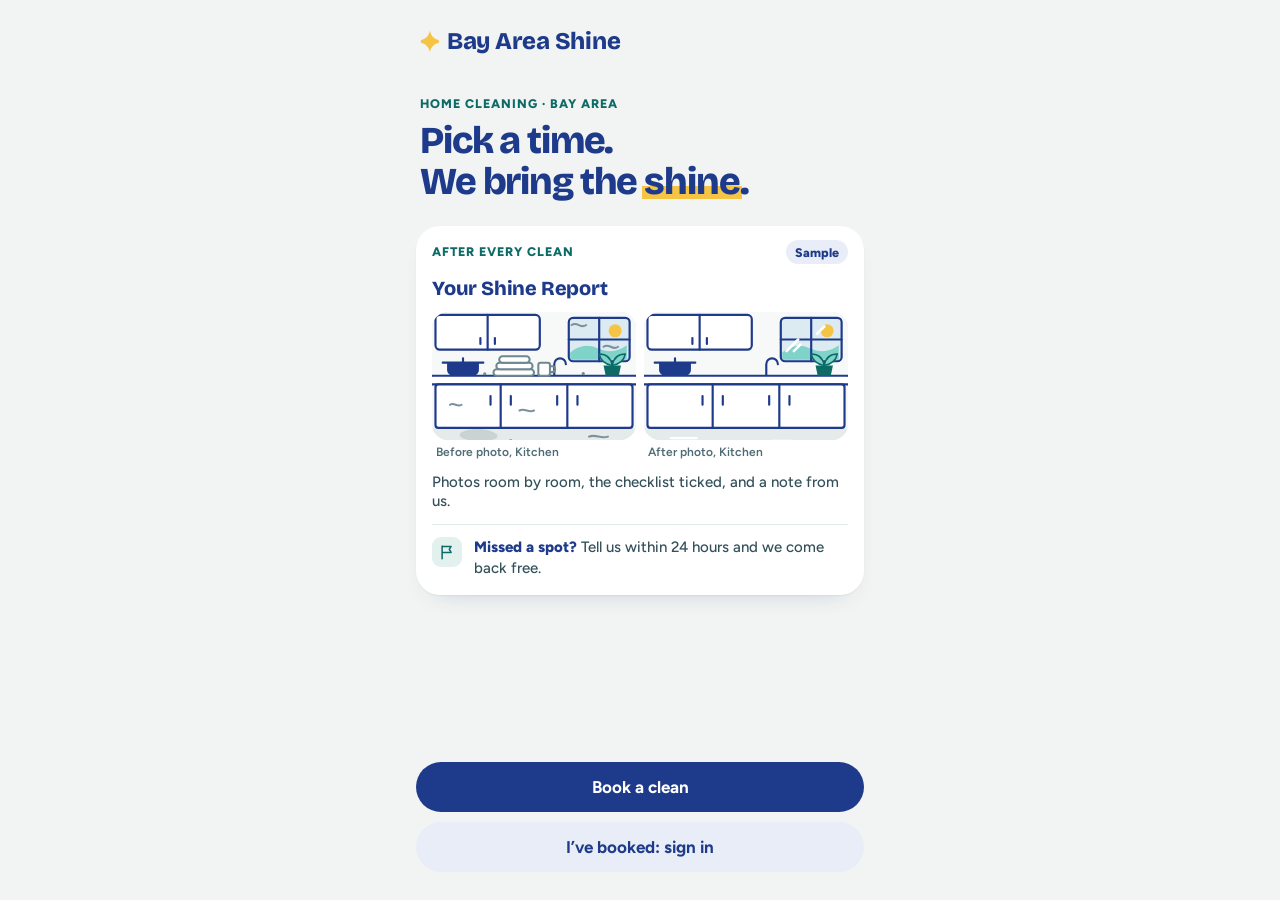
<file: index.html>
<!doctype html>
<html lang="en" data-theme="fog-glass">
  <head>
    <meta http-equiv="Content-Security-Policy" content="default-src 'self'; script-src 'self' https://js.stripe.com https://*.js.stripe.com; style-src 'self' 'unsafe-inline'; img-src 'self' data: blob: https://sbabfqgjmrvrormlwjnj.supabase.co https://*.stripe.com https://*.link.com; font-src 'self' data:; connect-src 'self' https://sbabfqgjmrvrormlwjnj.supabase.co wss://sbabfqgjmrvrormlwjnj.supabase.co https://api.stripe.com https://link.com https://*.link.com https://tiles.openfreemap.org; frame-src https://js.stripe.com https://*.js.stripe.com https://hooks.stripe.com https://link.com https://*.link.com; worker-src 'self' blob:; child-src blob:; manifest-src 'self'; base-uri 'self'; form-action 'self'; object-src 'none'" />
    <meta charset="UTF-8" />
    <meta name="viewport" content="width=device-width, initial-scale=1, viewport-fit=cover" />
    <meta name="theme-color" content="#F2F4F3" media="(prefers-color-scheme: light)" />
    <meta name="theme-color" content="#111C27" media="(prefers-color-scheme: dark)" />
    <meta name="mobile-web-app-capable" content="yes" />
    <meta name="application-name" content="Shine" />
    <meta name="apple-mobile-web-app-title" content="Shine" />
    <link rel="manifest" href="/manifest.webmanifest" />
    <meta name="apple-mobile-web-app-capable" content="yes" />
    <meta name="apple-mobile-web-app-status-bar-style" content="default" />
    <meta name="robots" content="noindex" />
    <link rel="icon" href="/favicon.svg" type="image/svg+xml" />
    <link rel="apple-touch-icon" href="/apple-touch-icon.png" />
    <title>Bay Area Shine</title>
    <script type="module" crossorigin src="/assets/index-DoPgF4tO.js"></script>
    <link rel="stylesheet" crossorigin href="/assets/index-Cg7a_o_Y.css">
  </head>
  <body>
    <div id="root"></div>
  </body>
</html>
</file>
<file: assets/index-Cg7a_o_Y.css>
@font-face{font-family:Bricolage Grotesque Variable;font-style:normal;font-display:swap;font-weight:200 800;src:url(/assets/bricolage-grotesque-vietnamese-opsz-normal-D9N6E8K1.woff2) format("woff2-variations");unicode-range:U+0102-0103,U+0110-0111,U+0128-0129,U+0168-0169,U+01A0-01A1,U+01AF-01B0,U+0300-0301,U+0303-0304,U+0308-0309,U+0323,U+0329,U+1EA0-1EF9,U+20AB}@font-face{font-family:Bricolage Grotesque Variable;font-style:normal;font-display:swap;font-weight:200 800;src:url(/assets/bricolage-grotesque-latin-ext-opsz-normal-IcJDqblK.woff2) format("woff2-variations");unicode-range:U+0100-02BA,U+02BD-02C5,U+02C7-02CC,U+02CE-02D7,U+02DD-02FF,U+0304,U+0308,U+0329,U+1D00-1DBF,U+1E00-1E9F,U+1EF2-1EFF,U+2020,U+20A0-20AB,U+20AD-20C0,U+2113,U+2C60-2C7F,U+A720-A7FF}@font-face{font-family:Bricolage Grotesque Variable;font-style:normal;font-display:swap;font-weight:200 800;src:url(/assets/bricolage-grotesque-latin-opsz-normal-Cre6nC2_.woff2) format("woff2-variations");unicode-range:U+0000-00FF,U+0131,U+0152-0153,U+02BB-02BC,U+02C6,U+02DA,U+02DC,U+0304,U+0308,U+0329,U+2000-206F,U+20AC,U+2122,U+2191,U+2193,U+2212,U+2215,U+FEFF,U+FFFD}@font-face{font-family:Figtree Variable;font-style:normal;font-display:swap;font-weight:300 900;src:url(/assets/figtree-latin-ext-wght-normal-DCwSJGxG.woff2) format("woff2-variations");unicode-range:U+0100-02BA,U+02BD-02C5,U+02C7-02CC,U+02CE-02D7,U+02DD-02FF,U+0304,U+0308,U+0329,U+1D00-1DBF,U+1E00-1E9F,U+1EF2-1EFF,U+2020,U+20A0-20AB,U+20AD-20C0,U+2113,U+2C60-2C7F,U+A720-A7FF}@font-face{font-family:Figtree Variable;font-style:normal;font-display:swap;font-weight:300 900;src:url(/assets/figtree-latin-wght-normal-D_ZTVpCC.woff2) format("woff2-variations");unicode-range:U+0000-00FF,U+0131,U+0152-0153,U+02BB-02BC,U+02C6,U+02DA,U+02DC,U+0304,U+0308,U+0329,U+2000-206F,U+20AC,U+2122,U+2191,U+2193,U+2212,U+2215,U+FEFF,U+FFFD}:root,[data-look="11"]{--bas-royal: #1e3a8a;--bas-royal-deep: #16306f;--bas-sun: #f6c445;--bas-teal: #0c6b66;--bas-mint: #7fd3c9;--bas-bg: #f2f4f3;--bas-surface: #ffffff;--bas-sun-soft: #fff4d6;--bas-teal-soft: #e2f1ee;--bas-royal-soft: #e8edf7;--bas-track: #e2e7e6;--bas-switch-off: #d3dbda;--bas-tab-on: #fbe3a2;--bas-text: #1e3a8a;--bas-text-muted: #33505b;--bas-text-soft: #4f6b75;--bas-text-on-dark: #ffffff;--bas-line: #cbd6d5;--bas-hair: #e3e9e8;--bas-chevron: #94a5ab;--bas-danger: #b42318;--bas-danger-soft: #fdecea;--bas-warning-bg: #fff4d6;--bas-apple-pay: #000000;--bas-font-display: "Bricolage Grotesque Variable", "Bricolage Grotesque", "Avenir Next", system-ui, sans-serif;--bas-font-body: "Figtree Variable", "Figtree", "Avenir Next", -apple-system, system-ui, sans-serif;--bas-font-system: -apple-system, BlinkMacSystemFont, "SF Pro Text", system-ui, sans-serif;--bas-space-1: 4px;--bas-space-2: 8px;--bas-space-3: 12px;--bas-space-4: 16px;--bas-space-5: 20px;--bas-space-6: 24px;--bas-space-8: 32px;--bas-space-10: 40px;--bas-screen-x: 16px;--bas-safe-top: 59px;--bas-safe-bottom: 34px;--bas-tap: 44px;--bas-r-card: 24px;--bas-r-tile: 20px;--bas-r-photo: 16px;--bas-r-icon: 9px;--bas-r-sheet: 44px;--bas-r-pill: 999px;--bas-shadow-card: 0 1px 2px rgba(22, 48, 111, .05), 0 12px 28px -20px rgba(22, 48, 111, .3);--bas-shadow-selected: 0 3px 8px -3px rgba(22, 48, 111, .35);--bas-glass-bg: rgba(255, 255, 255, .66);--bas-glass-bg-thick: rgba(255, 255, 255, .86);--bas-glass-dark-bg: rgba(24, 46, 112, .95);--bas-glass-blur: blur(20px) saturate(170%);--bas-glass-shadow: 0 0 0 .5px rgba(22, 48, 111, .08), 0 10px 28px -12px rgba(22, 48, 111, .3), 0 1px 3px rgba(22, 48, 111, .06);--bas-glass-rim: linear-gradient(160deg, rgba(255, 255, 255, .98), rgba(255, 255, 255, .35) 28%, rgba(255, 255, 255, 0) 52%, rgba(255, 255, 255, .2) 78%, rgba(255, 255, 255, .85));--bas-ease: cubic-bezier(.2, .8, .2, 1);--bas-spring: cubic-bezier(.34, 1.3, .64, 1);--bas-dur-fast: .15s;--bas-dur: .25s;--bas-dur-sheet: .38s}:root{--bas-surface-2: #e8edec;--bas-eyebrow: var(--bas-teal);--bas-icon: var(--bas-teal);--bas-icon-tile: var(--bas-teal-soft);--bas-select: var(--bas-sun);--bas-select-text: var(--bas-royal);--bas-select-soft: var(--bas-sun-soft);--bas-select-ring: var(--bas-sun);--bas-tab-on-text: var(--bas-royal);--bas-tab-text: var(--bas-text-muted);--bas-highlight: var(--bas-sun);--bas-scrim: rgba(14, 26, 60, .32);--bas-display-weight: 800;--bas-display-tracking: -.025em;--bas-eyebrow-tracking: .08em;--bas-eyebrow-weight: 800;--bas-body-weight: 500;--bas-strong-weight: 700;--bas-fs-large-title: 2.125rem;--bas-fs-hero: 2rem;--bas-fs-title2: 1.375rem;--bas-fs-title3: 1.25rem;--bas-fs-body: 1.0625rem;--bas-fs-headline: 1rem;--bas-fs-callout: .9375rem;--bas-fs-footnote: .8125rem;--bas-fs-caption: .78125rem;--bas-fs-tab: .6875rem;--bas-lh-tight: 1.15;--bas-lh: 1.32;--bas-r-chip: 12px;--bas-e-sheet: 0 -8px 40px -12px rgba(22, 48, 111, .35);--bas-e-button: none;--bas-tabbar-inset: 16px;--bas-tabbar-radius: 31px;--bas-tabbar-bottom: 24px;--bas-tabbar-height: 62px;color-scheme:light}:root{--bas-ground: var(--bas-bg);--bas-text-2: var(--bas-text-muted);--bas-text-3: var(--bas-text-soft);--bas-text-on-brand: var(--bas-text-on-dark);--bas-brand: var(--bas-royal);--bas-brand-deep: var(--bas-royal-deep);--bas-brand-soft: var(--bas-royal-soft);--bas-ok: var(--bas-teal);--bas-ok-soft: var(--bas-teal-soft);--bas-warn: var(--bas-royal);--bas-warn-soft: var(--bas-warning-bg);--bas-pay: var(--bas-apple-pay);--bas-action-bg: var(--bas-royal);--bas-on-action: #ffffff;--bas-danger-action: #b42318;--bas-success-action: #0c6b66;--bas-solid-brand: #1e3a8a;--bas-s-1: var(--bas-space-1);--bas-s-2: var(--bas-space-2);--bas-s-3: var(--bas-space-3);--bas-s-4: var(--bas-space-4);--bas-s-5: var(--bas-space-5);--bas-s-6: var(--bas-space-6);--bas-s-7: var(--bas-space-8);--bas-s-8: var(--bas-space-10);--bas-gutter: var(--bas-screen-x);--bas-target: var(--bas-tap);--bas-e-card: var(--bas-shadow-card);--bas-e-select: var(--bas-shadow-selected);--bas-e-float: var(--bas-glass-shadow);--bas-glass-filter: var(--bas-glass-blur);--bas-ease-spring: var(--bas-spring);--bas-dur-1: var(--bas-dur-fast);--bas-dur-2: var(--bas-dur);--bas-dur-3: var(--bas-dur-sheet)}@media(prefers-reduced-transparency:reduce){:root{--bas-glass-bg: rgba(255, 255, 255, .97);--bas-glass-bg-thick: #ffffff;--bas-glass-blur: none}}@media(prefers-reduced-motion:reduce){:root{--bas-dur-fast: 0ms;--bas-dur: 0ms;--bas-dur-sheet: 0ms;--bas-spring: linear}}:root[data-color-scheme=dark]{--bas-royal: #b5caff;--bas-royal-deep: #d3dfff;--bas-sun: #f6c445;--bas-teal: #85d8cc;--bas-bg: #111c27;--bas-surface: #1b2a38;--bas-surface-2: #263848;--bas-sun-soft: #3b321e;--bas-teal-soft: #173d3d;--bas-royal-soft: #273855;--bas-track: #384a58;--bas-switch-off: #495b68;--bas-tab-on: #f6c445;--bas-text: #eaf1f8;--bas-text-muted: #c0cedb;--bas-text-soft: #a8bdcc;--bas-text-on-dark: #ffffff;--bas-line: #526777;--bas-hair: #354957;--bas-chevron: #9eb4c5;--bas-danger: #ffb4ac;--bas-danger-soft: #512c30;--bas-warning-bg: #3b321e;--bas-action-bg: #3659b5;--bas-danger-action: #a52f25;--bas-success-action: #246d67;--bas-on-action: #ffffff;--bas-select-text: #1e3a8a;--bas-tab-on-text: #1e3a8a;--bas-highlight: #695019;--bas-scrim: rgba(0, 0, 0, .6);--bas-shadow-card: 0 1px 3px rgba(0, 0, 0, .25);--bas-shadow-selected: 0 2px 6px rgba(0, 0, 0, .3);--bas-glass-bg: rgba(27, 42, 56, .82);--bas-glass-bg-thick: rgba(27, 42, 56, .95);--bas-glass-dark-bg: rgba(22, 39, 74, .97);--bas-glass-shadow: 0 0 0 .5px rgba(181, 202, 255, .16), 0 8px 24px rgba(0, 0, 0, .35);color-scheme:dark}@media(prefers-color-scheme:dark){:root:not([data-color-scheme=light]){--bas-royal: #b5caff;--bas-royal-deep: #d3dfff;--bas-sun: #f6c445;--bas-teal: #85d8cc;--bas-bg: #111c27;--bas-surface: #1b2a38;--bas-surface-2: #263848;--bas-sun-soft: #3b321e;--bas-teal-soft: #173d3d;--bas-royal-soft: #273855;--bas-track: #384a58;--bas-switch-off: #495b68;--bas-tab-on: #f6c445;--bas-text: #eaf1f8;--bas-text-muted: #c0cedb;--bas-text-soft: #a8bdcc;--bas-text-on-dark: #ffffff;--bas-line: #526777;--bas-hair: #354957;--bas-chevron: #9eb4c5;--bas-danger: #ffb4ac;--bas-danger-soft: #512c30;--bas-warning-bg: #3b321e;--bas-action-bg: #3659b5;--bas-danger-action: #a52f25;--bas-success-action: #246d67;--bas-on-action: #ffffff;--bas-select-text: #1e3a8a;--bas-tab-on-text: #1e3a8a;--bas-highlight: #695019;--bas-scrim: rgba(0, 0, 0, .6);--bas-shadow-card: 0 1px 3px rgba(0, 0, 0, .25);--bas-shadow-selected: 0 2px 6px rgba(0, 0, 0, .3);--bas-glass-bg: rgba(27, 42, 56, .82);--bas-glass-bg-thick: rgba(27, 42, 56, .95);--bas-glass-dark-bg: rgba(22, 39, 74, .97);--bas-glass-shadow: 0 0 0 .5px rgba(181, 202, 255, .16), 0 8px 24px rgba(0, 0, 0, .35);color-scheme:dark}}@media(prefers-reduced-transparency:reduce)and (prefers-color-scheme:dark){:root{--bas-glass-bg: #1b2a38;--bas-glass-bg-thick: #1b2a38}}html{-webkit-text-size-adjust:100%;text-size-adjust:100%}body{margin:0;background:var(--bas-bg);color:var(--bas-text);font-family:var(--bas-font-body);font-size:var(--bas-fs-body);line-height:var(--bas-lh);font-weight:var(--bas-body-weight);-webkit-font-smoothing:antialiased;-webkit-tap-highlight-color:transparent}*,*:before,*:after{box-sizing:border-box}:where(.bas-app,.bas-scrim) :where(h1,h2,h3,h4,p,ul,ol,li,figure,dl,dd){margin:0;padding:0}:where(.bas-app,.bas-scrim) :where(ul,ol){list-style:none}:where(.bas-app,.bas-scrim) :where(button){font:inherit;color:inherit;background:none;border:0;padding:0;margin:0;cursor:pointer;text-align:inherit;-webkit-appearance:none;appearance:none}:where(.bas-app,.bas-scrim) :where(a){color:inherit;text-decoration:none}:where(.bas-app,.bas-scrim) :focus-visible{outline:3px solid var(--bas-sun);outline-offset:2px;box-shadow:0 0 0 2px var(--bas-royal)}:where(.bas-app,.bas-scrim) :where(textarea,input:not([type=checkbox],[type=radio],[type=range])):focus-visible{outline:none;box-shadow:none}.bas-sr-only{position:absolute!important;width:1px;height:1px;padding:0;margin:-1px;overflow:hidden;clip:rect(0,0,0,0);white-space:nowrap;border:0}.bas-icon{display:block;flex:none}.bas-app{position:relative;max-width:480px;min-height:100dvh;margin:0 auto;background:var(--bas-bg);isolation:isolate}.bas-screen{padding:max(16px,calc(env(safe-area-inset-top,0px) + 2px)) var(--bas-screen-x) calc(var(--bas-tabbar-height) + var(--bas-tabbar-bottom) + 40px);display:flex;flex-direction:column;gap:var(--bas-space-3)}.bas-screen.no-tabs{padding-bottom:calc(env(safe-area-inset-bottom,0px) + 28px)}.bas-stack{display:flex;flex-direction:column;gap:var(--bas-space-3)}.bas-gap-2{gap:var(--bas-space-2)}.bas-gap-4{gap:var(--bas-space-4)}.bas-gap-6{gap:var(--bas-space-6)}.bas-eyebrow{font-size:var(--bas-fs-caption);line-height:1.28;font-weight:var(--bas-eyebrow-weight);letter-spacing:var(--bas-eyebrow-tracking);text-transform:uppercase;color:var(--bas-eyebrow)}.bas-large-title{font-family:var(--bas-font-display);font-weight:var(--bas-display-weight);font-size:var(--bas-fs-large-title);line-height:1.18;letter-spacing:var(--bas-display-tracking);color:var(--bas-text);text-wrap:balance}.bas-hero{font-family:var(--bas-font-display);font-weight:var(--bas-display-weight);font-size:var(--bas-fs-hero);line-height:1.18;letter-spacing:var(--bas-display-tracking)}.bas-title3{font-family:var(--bas-font-display);font-weight:var(--bas-display-weight);font-size:var(--bas-fs-title3);line-height:1.2;letter-spacing:-.01em}.bas-sub{font-size:var(--bas-fs-callout);line-height:1.33;color:var(--bas-text-muted)}.bas-foot{font-size:var(--bas-fs-footnote);line-height:1.38;color:var(--bas-text-soft)}.bas-hl{background:linear-gradient(transparent 60%,var(--bas-highlight) 60%,var(--bas-highlight) 88%,transparent 88%);padding:0 .06em;margin:0 -.06em;-webkit-box-decoration-break:clone;box-decoration-break:clone}.bas-num{font-variant-numeric:tabular-nums}.bas-lth{display:flex;flex-direction:column;gap:2px;padding:var(--bas-space-1) var(--bas-space-1) 2px}.bas-lth-top{display:flex;align-items:center;justify-content:space-between;gap:var(--bas-space-3);min-height:var(--bas-tap)}.bas-lth.has-eyebrow .bas-lth-top{margin-bottom:-10px}.bas-lth-actions{display:flex;gap:var(--bas-space-2);flex:none}.bas-navbar{position:sticky;top:0;z-index:20;display:grid;grid-template-columns:52px 1fr 52px;align-items:center;min-height:44px;margin:calc(-1 * var(--bas-space-1)) calc(-1 * var(--bas-screen-x)) 0;padding:max(6px,calc(env(safe-area-inset-top,0px) + 1px)) var(--bas-space-2) 6px;background:color-mix(in srgb,var(--bas-bg) 82%,transparent);-webkit-backdrop-filter:var(--bas-glass-blur);backdrop-filter:var(--bas-glass-blur)}.bas-navbar{transition:background-color var(--bas-dur) var(--bas-ease),box-shadow var(--bas-dur) var(--bas-ease)}.bas-navbar.scrolled{background:color-mix(in srgb,var(--bas-bg) 94%,transparent);box-shadow:0 .5px 0 var(--bas-line)}@media(prefers-reduced-transparency:reduce){.bas-navbar,.bas-navbar.scrolled{background:var(--bas-bg)}}.bas-navbar-title{text-align:center;font-family:var(--bas-font-display);font-weight:var(--bas-display-weight);font-size:var(--bas-fs-title3);letter-spacing:-.015em;white-space:nowrap;overflow:hidden;text-overflow:ellipsis}.bas-glass{position:relative;isolation:isolate;background:var(--bas-glass-bg);-webkit-backdrop-filter:var(--bas-glass-blur);backdrop-filter:var(--bas-glass-blur);box-shadow:var(--bas-glass-shadow)}.bas-glass:before{content:"";position:absolute;inset:0;z-index:-1;border-radius:inherit;padding:1px;background:var(--bas-glass-rim);-webkit-mask:linear-gradient(#000 0 0) content-box,linear-gradient(#000 0 0);-webkit-mask-composite:xor;mask:linear-gradient(#000 0 0) content-box,linear-gradient(#000 0 0);mask-composite:exclude;pointer-events:none}.bas-circle-btn{width:var(--bas-tap);height:var(--bas-tap);border-radius:50%;display:inline-grid;place-items:center;color:var(--bas-royal);flex:none;position:relative}.bas-circle-btn .bas-dot{position:absolute;top:9px;right:10px;width:9px;height:9px;border-radius:50%;background:var(--bas-sun);box-shadow:0 0 0 2px var(--bas-surface)}.bas-tabbar{position:fixed;z-index:30;bottom:max(var(--bas-tabbar-bottom),calc(env(safe-area-inset-bottom,0px) - 10px));left:max(var(--bas-tabbar-inset),calc(50% - 240px + var(--bas-tabbar-inset)));right:max(var(--bas-tabbar-inset),calc(50% - 240px + var(--bas-tabbar-inset)));height:var(--bas-tabbar-height);border-radius:var(--bas-tabbar-radius);display:flex;padding:4px}.bas-tab{flex:1 1 0;min-width:0;display:flex;flex-direction:column;align-items:center;justify-content:center;gap:2px;border-radius:calc(var(--bas-tabbar-radius) - 4px);font-size:11px;line-height:1.2;font-weight:700;color:var(--bas-tab-text);transition:background-color var(--bas-dur) var(--bas-ease),color var(--bas-dur) var(--bas-ease)}.bas-tab[aria-current=page]{background:var(--bas-tab-on);color:var(--bas-tab-on-text);font-weight:800}.bas-tab>span:last-child{max-width:100%;overflow:hidden;text-overflow:ellipsis;white-space:nowrap}.bas-tab-ic{position:relative}.bas-tab-ic .bas-count{position:absolute;top:-4px;right:-9px}.bas-card{background:var(--bas-surface);border-radius:var(--bas-r-card);box-shadow:var(--bas-shadow-card);overflow:hidden}.bas-card-body{padding:14px var(--bas-space-4) var(--bas-space-4)}.bas-section{display:flex;flex-direction:column;gap:7px}.bas-section-head,.bas-section-foot{padding:0 var(--bas-space-4)}.bas-list{background:var(--bas-surface);border-radius:var(--bas-r-card);box-shadow:var(--bas-shadow-card);overflow:hidden}.bas-list>li{position:relative}.bas-list>li+li:before{content:"";position:absolute;left:58px;right:0;top:0;height:1px;background:var(--bas-hair)}.bas-list.plain>li+li:before{left:var(--bas-space-4)}.bas-row{display:flex;align-items:center;gap:var(--bas-space-3);width:100%;min-height:54px;padding:8px 14px 8px var(--bas-space-4);text-align:left;color:var(--bas-text)}a.bas-row,button.bas-row{transition:background-color var(--bas-dur-fast) var(--bas-ease)}a.bas-row:active,button.bas-row:active:not(:disabled){background:var(--bas-surface-2)}button.bas-row:disabled{opacity:.45;cursor:default}.bas-row-tx{flex:1 1 auto;min-width:0;display:flex;flex-direction:column;gap:1px}.bas-row-title{font-size:var(--bas-fs-headline);line-height:1.3;font-weight:var(--bas-strong-weight)}.bas-row-sub{font-size:var(--bas-fs-footnote);line-height:1.38;color:var(--bas-text-soft)}.bas-row-trail{flex:none;display:flex;align-items:center;gap:6px;color:var(--bas-text-soft);font-size:var(--bas-fs-callout)}.bas-chevron{color:var(--bas-chevron)}.bas-tile{width:30px;height:30px;border-radius:var(--bas-r-icon);display:grid;place-items:center;flex:none;background:var(--bas-icon-tile);color:var(--bas-icon)}.bas-tile.brand{background:var(--bas-action-bg);color:var(--bas-sun)}.bas-tile.sun{background:var(--bas-sun);color:var(--bas-select-text)}.bas-tile.sun-soft{background:var(--bas-sun-soft);color:var(--bas-royal)}.bas-tile.plain{background:var(--bas-surface);color:var(--bas-royal)}.bas-divider{height:1px;background:var(--bas-hair);border:0;margin:0}.bas-btn{display:inline-flex;align-items:center;justify-content:center;gap:var(--bas-space-2);min-height:50px;padding:0 22px;border-radius:var(--bas-r-pill);background:var(--bas-action-bg);color:var(--bas-text-on-dark);font-size:var(--bas-fs-body);line-height:1.2;font-weight:var(--bas-strong-weight);white-space:nowrap;box-shadow:var(--bas-e-button);transition:transform var(--bas-dur-fast) var(--bas-ease),opacity var(--bas-dur-fast) var(--bas-ease)}.bas-btn:active{transform:scale(.98);background:var(--bas-royal-deep)}.bas-btn.secondary:active{background:color-mix(in srgb,var(--bas-royal) 12%,transparent)}.bas-btn.plain:active{background:none;opacity:.7}.bas-btn[disabled],.bas-btn[aria-disabled=true]{opacity:.45;cursor:default;transform:none}.bas-btn.secondary{background:var(--bas-royal-soft);color:var(--bas-royal);box-shadow:none}.bas-btn.plain{background:none;color:var(--bas-royal);min-height:var(--bas-tap);padding:0 12px;box-shadow:none}.bas-btn.pay{background:var(--bas-apple-pay);color:#fff;box-shadow:none}.bas-btn.danger{background:var(--bas-danger-soft);color:var(--bas-danger);box-shadow:none}.bas-btn.block{display:flex;width:100%}.bas-btn.small{min-height:var(--bas-tap);padding:0 16px;font-size:var(--bas-fs-callout)}.bas-quick{display:grid;grid-template-columns:repeat(3,minmax(0,1fr));gap:10px}.bas-quick-btn{min-height:64px;padding:8px 4px;border-radius:var(--bas-r-tile);background:var(--bas-surface);box-shadow:var(--bas-shadow-card);display:flex;flex-direction:column;align-items:center;justify-content:center;gap:5px;font-size:var(--bas-fs-footnote);line-height:1.2;font-weight:700;color:var(--bas-text);text-align:center}.bas-quick-btn .bas-icon{color:var(--bas-icon)}.bas-tag{display:inline-flex;align-items:center;gap:4px;min-height:24px;padding:2px 9px;border-radius:var(--bas-r-chip);font-size:var(--bas-fs-caption);line-height:1.2;font-weight:800;white-space:nowrap;flex:none;background:var(--bas-surface-2);color:var(--bas-text-muted)}.bas-tag.ok{background:var(--bas-teal-soft);color:var(--bas-teal)}.bas-tag.sun{background:var(--bas-sun);color:var(--bas-select-text)}.bas-tag.brand{background:var(--bas-royal-soft);color:var(--bas-royal)}.bas-tag.warn{background:var(--bas-warning-bg);color:var(--bas-royal)}.bas-tag.danger{background:var(--bas-danger-soft);color:var(--bas-danger)}.bas-chips{display:flex;flex-wrap:wrap;gap:var(--bas-space-2)}.bas-chip{display:inline-flex;align-items:center;gap:5px;min-height:var(--bas-tap);padding:0 14px;border-radius:var(--bas-r-pill);background:var(--bas-surface);box-shadow:var(--bas-shadow-card);white-space:nowrap;font-size:.90625rem;font-weight:700;color:var(--bas-text);transition:background-color var(--bas-dur-fast) var(--bas-ease),box-shadow var(--bas-dur-fast) var(--bas-ease)}.bas-chip[aria-pressed=true],.bas-chip[aria-checked=true]{background:var(--bas-action-bg);box-shadow:none;color:#fff}.bas-chip.teal{background:var(--bas-teal-soft);box-shadow:none;color:var(--bas-teal);font-size:.84375rem;padding:0 12px}.bas-count{min-width:18px;height:18px;padding:0 5px;border-radius:9px;background:var(--bas-sun);color:var(--bas-select-text);font-size:.6875rem;font-weight:800;line-height:18px;text-align:center}.bas-seg{display:flex;gap:2px;padding:3px;border-radius:var(--bas-r-pill);background:var(--bas-track)}.bas-seg>button{flex:1 1 auto;min-width:var(--bas-tap);min-height:var(--bas-tap);padding:4px 8px;border-radius:var(--bas-r-pill);display:flex;flex-direction:column;align-items:center;justify-content:center;font-size:var(--bas-fs-callout);line-height:1.15;font-weight:600;color:var(--bas-text);text-align:center;transition:background-color var(--bas-dur) var(--bas-ease)}.bas-seg>button small{font-size:.75rem;font-weight:700;color:var(--bas-teal)}.bas-seg.tall>button{min-height:48px;white-space:normal}@media(max-width:360px){.bas-seg>button{font-size:.875rem;padding:4px 5px}}.bas-seg>button[aria-checked=true]{background:var(--bas-select);color:var(--bas-select-text);font-weight:800;box-shadow:var(--bas-shadow-selected)}.bas-seg>button[aria-checked=true] small{color:inherit}.bas-switch{position:relative;width:51px;height:31px;border-radius:16px;background:var(--bas-switch-off);flex:none;transition:background-color var(--bas-dur) var(--bas-ease)}.bas-switch:after{content:"";position:absolute;top:2px;left:2px;width:27px;height:27px;border-radius:50%;background:#fff;box-shadow:0 2px 5px #0000002e,0 0 0 .5px #0000000a;transition:transform var(--bas-dur) var(--bas-spring)}.bas-switch[data-on=true]{background:var(--bas-success-action)}.bas-switch[data-on=true]:after{transform:translate(20px)}.bas-switch-row{min-height:56px}.bas-progress{height:6px;border-radius:3px;background:var(--bas-track);overflow:hidden}.bas-progress>i{display:block;height:100%;border-radius:inherit;background:var(--bas-success-action);transition:width var(--bas-dur-sheet) var(--bas-ease)}.bas-ring{display:block;flex:none}.bas-scrim{position:fixed;inset:0;z-index:50;background:var(--bas-scrim);display:flex;align-items:flex-end;justify-content:center;animation:bas-fade var(--bas-dur) var(--bas-ease)}.bas-sheet{position:relative;width:min(100%,480px);max-height:calc(100dvh - env(safe-area-inset-top,0px) - 24px);overflow:auto;margin:0 8px max(8px,env(safe-area-inset-bottom,0px));padding:18px var(--bas-space-4) 22px;border-radius:var(--bas-r-sheet);background:var(--bas-glass-bg-thick);-webkit-backdrop-filter:var(--bas-glass-blur);backdrop-filter:var(--bas-glass-blur);box-shadow:var(--bas-e-sheet);animation:bas-rise var(--bas-dur-sheet) var(--bas-ease)}.bas-sheet:focus{outline:none}.bas-grab{position:absolute;top:7px;left:50%;width:36px;height:5px;margin-left:-18px;border-radius:3px;background:color-mix(in srgb,var(--bas-royal) 20%,transparent)}.bas-sheet-head{display:flex;align-items:center;justify-content:space-between;gap:var(--bas-space-3);margin-bottom:var(--bas-space-3)}@keyframes bas-fade{0%{opacity:0}}@keyframes bas-rise{0%{transform:translateY(24px);opacity:0}}.bas-live{border-radius:26px;padding:14px var(--bas-space-4) 12px;background:var(--bas-glass-dark-bg);-webkit-backdrop-filter:var(--bas-glass-blur);backdrop-filter:var(--bas-glass-blur);color:#fff;box-shadow:0 14px 30px -14px #16306f8c,0 0 0 .5px #16306f33}.bas-live-top{display:flex;align-items:center;gap:var(--bas-space-3)}.bas-live-tx{flex:1 1 auto;display:flex;flex-direction:column;min-width:0}.bas-live-title{font-family:var(--bas-font-display);font-weight:var(--bas-display-weight);font-size:var(--bas-fs-title3);line-height:1.2;letter-spacing:-.01em}.bas-live-sub{font-size:var(--bas-fs-footnote);color:#ffffffd1}.bas-live-end{text-align:right;font-size:var(--bas-fs-callout);font-weight:700}.bas-live-end span{display:block;font-size:.75rem;font-weight:600;color:#fffc}.bas-live-steps{display:grid;grid-auto-columns:1fr;grid-auto-flow:column;gap:5px;margin-top:13px}.bas-live-steps i{height:5px;border-radius:3px;background:#ffffff3d}.bas-live-steps i.done{background:var(--bas-mint)}.bas-live-steps i.now{background:var(--bas-sun)}.bas-live-labels{display:grid;grid-auto-columns:1fr;grid-auto-flow:column;gap:5px;margin-top:6px;font-size:var(--bas-fs-tab);line-height:1.2;font-weight:600;color:#ffffffc7}.bas-live-labels .now{color:#fff;font-weight:800}.bas-photo{display:flex;flex-direction:column;gap:5px}.bas-photo-frame{position:relative;aspect-ratio:16 / 10;border-radius:var(--bas-r-photo);overflow:hidden;background:var(--bas-surface-2);box-shadow:inset 0 0 0 1px color-mix(in srgb,var(--bas-royal) 6%,transparent);display:grid;place-items:center;color:var(--bas-text-soft)}.bas-photo-frame svg.bas-photo-art{position:absolute;inset:0;width:100%;height:100%}.bas-photo-frame.empty{background:transparent;box-shadow:inset 0 0 0 1.5px var(--bas-line);border:0}.bas-photo-cap{font-size:.75rem;line-height:1.33;font-weight:600;color:var(--bas-text-soft);padding-left:4px}.bas-photo-state{position:absolute;left:8px;bottom:8px}.bas-state{display:flex;flex-direction:column;align-items:center;text-align:center;gap:var(--bas-space-3);padding:var(--bas-space-10) var(--bas-space-5)}.bas-state .bas-tile{width:56px;height:56px;border-radius:50%}.bas-state-title{font-family:var(--bas-font-display);font-weight:var(--bas-display-weight);font-size:var(--bas-fs-title3);line-height:1.2;letter-spacing:-.015em;text-wrap:balance}.bas-state p{max-width:30ch}.bas-banner{display:flex;align-items:center;gap:12px;min-height:54px;padding:10px 14px 10px 12px;border-radius:var(--bas-r-card);background:var(--bas-surface);box-shadow:var(--bas-shadow-card);color:var(--bas-text)}.bas-banner-tx{flex:1 1 auto;display:flex;flex-direction:column}.bas-banner-tx b{font-size:var(--bas-fs-callout);font-weight:700}.bas-banner-tx span{font-size:var(--bas-fs-footnote);color:var(--bas-text-soft)}.bas-banner.error .bas-tile{background:var(--bas-danger-soft);color:var(--bas-danger)}.bas-skeleton{border-radius:var(--bas-r-card);background:linear-gradient(90deg,var(--bas-surface-2),var(--bas-surface),var(--bas-surface-2));background-size:200% 100%;animation:bas-shimmer 1.4s linear infinite}@keyframes bas-shimmer{to{background-position:-200% 0}}@media(prefers-reduced-motion:reduce){.bas-skeleton{animation:none}}.bas-wordmark{display:inline-flex;align-items:center;gap:7px;font-family:var(--bas-font-display);font-weight:var(--bas-display-weight);letter-spacing:-.01em;color:var(--bas-royal);white-space:nowrap}.bas-mark{display:block;flex:none;color:var(--bas-sun)}.bas-appicon{display:block;border-radius:22.4%;overflow:hidden;flex:none}.bas-actionbar{position:fixed;z-index:29;left:max(16px,calc(50% - 224px));right:max(16px,calc(50% - 224px));bottom:calc(max(var(--bas-tabbar-bottom),calc(env(safe-area-inset-bottom,0px) - 10px)) + var(--bas-tabbar-height) + 10px);min-height:60px;border-radius:30px;padding:7px 7px 7px 18px;display:flex;align-items:center;gap:var(--bas-space-3)}.bas-actionbar-tx{flex:1 1 auto;min-width:0;display:flex;flex-direction:column}.bas-actionbar-tx b{font-size:var(--bas-fs-headline);font-weight:800;white-space:nowrap;overflow:hidden;text-overflow:ellipsis}.bas-actionbar-tx span{font-size:var(--bas-fs-footnote);color:var(--bas-text-muted)}.bas-actionbar .bas-btn{min-height:46px;padding:0 18px}.bas-screen.has-actionbar{padding-bottom:calc(var(--bas-tabbar-height) + var(--bas-tabbar-bottom) + 112px)}.bas-datetile{width:42px;min-height:44px;border-radius:12px;background:var(--bas-bg);display:flex;flex-direction:column;align-items:center;justify-content:center;flex:none;font-size:.6875rem;line-height:1.2;font-weight:800;letter-spacing:.06em;text-transform:uppercase;color:var(--bas-text-soft)}.bas-datetile b{font-family:var(--bas-font-display);font-size:var(--bas-fs-title3);line-height:1.1;letter-spacing:0;color:var(--bas-text)}.bas-memo{display:flex;gap:var(--bas-space-3);align-items:flex-start;padding:14px;border-radius:var(--bas-r-tile);background:var(--bas-sun-soft)}.bas-memo-tx{display:flex;flex-direction:column;gap:3px}.bas-memo-tx b{font-size:var(--bas-fs-callout);line-height:1.33;font-weight:700;text-wrap:balance}.bas-eta{display:flex;gap:2px;padding:3px;border-radius:var(--bas-r-pill);background:var(--bas-track)}.bas-eta>button{flex:1 1 0;min-height:48px;border-radius:24px;display:flex;flex-direction:column;align-items:center;justify-content:center;font-size:var(--bas-fs-headline);line-height:1.12;font-weight:800;color:var(--bas-text)}.bas-eta>button small{font-size:.6875rem;font-weight:700;color:var(--bas-text-soft)}.bas-eta>button[aria-checked=true]{background:var(--bas-sun);box-shadow:var(--bas-shadow-selected)}.bas-eta>button[aria-checked=true] small{color:var(--bas-royal)}.bas-price-lines{display:flex;flex-direction:column}.bas-price-lines li{display:flex;justify-content:space-between;gap:var(--bas-space-3);padding:4px 0;font-size:var(--bas-fs-callout);color:var(--bas-text-muted)}.bas-price-lines li.inc span:last-child{color:var(--bas-teal);font-weight:800}.bas-price-lines li.tot{margin-top:4px;padding-top:8px;border-top:1px solid var(--bas-hair);color:var(--bas-text);font-weight:800}.bas-due{display:flex;align-items:center;gap:10px;margin-top:10px;padding:6px 14px 6px 12px;border-radius:18px;background:var(--bas-select-soft);box-shadow:inset 0 0 0 1.5px var(--bas-select-ring)}.bas-due span{flex:1 1 auto;font-size:var(--bas-fs-callout);font-weight:800}.bas-due b{font-family:var(--bas-font-display);font-weight:var(--bas-display-weight);font-size:1.75rem;line-height:1.2;letter-spacing:-.02em}.bas-price-after{margin-top:6px;padding-left:2px}.bas-days{display:flex;gap:6px;overflow-x:auto;scroll-snap-type:x proximity;padding:2px 2px 6px;margin:0 -2px;scrollbar-width:none}.bas-days::-webkit-scrollbar{display:none}.bas-days>button{flex:0 0 calc((100% - 6 * 6px) / 7);min-width:44px;min-height:64px;border-radius:23px;background:var(--bas-surface);box-shadow:var(--bas-shadow-card);display:flex;flex-direction:column;align-items:center;justify-content:center;gap:2px;scroll-snap-align:none;font-size:.72rem;font-weight:800;letter-spacing:.04em;text-transform:uppercase;color:var(--bas-text-soft)}.bas-days>button b{font-family:var(--bas-font-display);font-size:var(--bas-fs-title3);line-height:1.1;color:var(--bas-text);letter-spacing:0}.bas-days>button[aria-checked=true]{background:var(--bas-select);color:var(--bas-select-text);box-shadow:none}.bas-days>button[aria-checked=true] b{color:inherit}.bas-days>button:disabled{box-shadow:none;cursor:default}.bas-days>button:disabled,.bas-days>button:disabled b{color:var(--bas-text-soft)}.bas-wins{display:grid;grid-template-columns:repeat(3,minmax(0,1fr));gap:8px}.bas-wins>button{position:relative;display:flex;flex-direction:column;align-items:flex-start;min-height:82px;padding:10px 10px 10px 11px;border-radius:var(--bas-r-tile);background:var(--bas-surface);box-shadow:var(--bas-shadow-card);text-align:left}.bas-wins .ic{width:30px;height:30px;border-radius:9px;background:var(--bas-icon-tile);color:var(--bas-icon);display:grid;place-items:center;margin-bottom:6px}.bas-wins small{font-size:.6875rem;font-weight:800;letter-spacing:.08em;text-transform:uppercase;color:var(--bas-eyebrow)}.bas-wins b{font-family:var(--bas-font-display);font-size:var(--bas-fs-headline);font-weight:var(--bas-display-weight);letter-spacing:-.01em;color:var(--bas-text)}.bas-wins>button[aria-checked=true]{background:var(--bas-select-soft);box-shadow:inset 0 0 0 2px var(--bas-select-ring)}.bas-wins>button[aria-checked=true] .ic{background:var(--bas-surface)}.bas-wins>button.full{background:transparent;box-shadow:inset 0 0 0 1.5px var(--bas-line);cursor:default}.bas-wins>button.full .ic{background:var(--bas-surface-2);color:var(--bas-text-soft)}.bas-wins>button.full small,.bas-wins>button.full b{color:var(--bas-text-soft)}.bas-wins em{position:absolute;top:10px;right:9px;font-style:normal;font-size:.6875rem;font-weight:800;color:var(--bas-text-muted);background:var(--bas-surface-2);border-radius:999px;padding:1px 7px}.bas-hold{display:flex;align-items:center;justify-content:center;flex-wrap:wrap;gap:4px 7px;font-size:var(--bas-fs-footnote);color:var(--bas-text-muted)}.bas-hold b{color:var(--bas-text);font-weight:700}.bas-hold .t{font-weight:800;color:var(--bas-text)}.bas-hold .bas-icon{color:var(--bas-teal)}.bas-tl{padding:8px var(--bas-space-4)}.bas-tl>li{position:relative;display:grid;grid-template-columns:22px 1fr auto;column-gap:12px;align-items:center;min-height:40px}.bas-tl>li:before{content:"";position:absolute;left:10px;top:0;bottom:0;width:2px;background:var(--bas-line)}.bas-tl>li:first-child:before{top:50%}.bas-tl>li:last-child:before{bottom:50%}.bas-tl>li.done:before{background:var(--bas-success-action)}.bas-tl>li.now:before{background:linear-gradient(var(--bas-teal) 50%,var(--bas-line) 50%)}.bas-tl .dt{position:relative;z-index:1;width:22px;height:22px;border-radius:50%;display:grid;place-items:center;background:var(--bas-surface);box-shadow:inset 0 0 0 2px var(--bas-line);color:#fff}.bas-tl .done .dt{background:var(--bas-success-action);box-shadow:none}.bas-tl .now .dt{background:var(--bas-sun);box-shadow:0 0 0 5px var(--bas-sun-soft)}.bas-tl .lb{display:flex;flex-direction:column;min-width:0;padding:6px 0}.bas-tl .lb b{font-size:var(--bas-fs-callout);font-weight:700}.bas-tl .lb span{font-size:var(--bas-fs-caption);color:var(--bas-text-soft)}.bas-tl .next .lb b{font-weight:600;color:var(--bas-text-soft)}.bas-tl .now{min-height:58px}.bas-tl .now .lb b{font-family:var(--bas-font-display);font-size:var(--bas-fs-title2);font-weight:var(--bas-display-weight);letter-spacing:-.01em}.bas-tl .tm{font-size:var(--bas-fs-footnote);color:var(--bas-text-soft);text-align:right}.bas-tl .now .tm{color:var(--bas-text);font-weight:800}.bas-check{display:flex;align-items:center;gap:12px;width:100%;min-height:52px;padding:6px var(--bas-space-4);text-align:left;font-size:var(--bas-fs-callout);line-height:1.38;font-weight:600;color:var(--bas-text)}.bas-check .bx{width:30px;height:30px;border-radius:50%;box-shadow:inset 0 0 0 2px var(--bas-chevron);display:grid;place-items:center;flex:none;color:#fff;transition:background-color var(--bas-dur) var(--bas-ease),transform var(--bas-dur) var(--bas-spring)}.bas-check .bx.on{background:var(--bas-success-action);box-shadow:none}button.bas-check:active .bx{transform:scale(.92)}.bas-check .t{flex:1 1 auto;min-width:0;display:flex;flex-direction:column}.bas-check.done .tx{color:var(--bas-text-soft);font-weight:500}.bas-list>li:has(>.bas-check)+li:before{left:58px}.bas-bubbles{display:flex;flex-direction:column;gap:10px;padding:4px 0 8px}.bas-bubble{display:flex;flex-direction:column;align-items:flex-start;gap:3px;max-width:82%}.bas-bubble.mine{align-self:flex-end;align-items:flex-end}.bas-bubble .who{font-size:var(--bas-fs-caption);font-weight:800;color:var(--bas-text-soft);padding:0 12px}.bas-bubble .b{padding:10px 14px;border-radius:20px 20px 20px 6px;background:var(--bas-surface);box-shadow:var(--bas-shadow-card);font-size:var(--bas-fs-callout);line-height:1.38;overflow-wrap:anywhere}.bas-bubble.mine .b{border-radius:20px 20px 6px;background:var(--bas-action-bg);color:#fff;box-shadow:none}.bas-bubble .meta{font-size:.6875rem;color:var(--bas-text-soft);padding:0 12px}.bas-composer{position:sticky;bottom:calc(env(safe-area-inset-bottom,0px) + 8px);border-radius:26px;padding:6px 6px 6px 16px}.bas-composer .row{display:flex;align-items:flex-end;gap:8px}.bas-composer textarea{flex:1 1 auto;min-height:44px;max-height:140px;padding:11px 0;border:0;background:none;resize:none;outline:0;font:inherit;font-size:var(--bas-fs-body);color:var(--bas-text)}.bas-composer-warn{display:flex;gap:8px;align-items:flex-start;padding:8px 4px 4px 0;font-size:var(--bas-fs-footnote);font-weight:700;color:var(--bas-royal)}.bas-field{display:flex;flex-direction:column;justify-content:center;gap:2px;min-height:54px;padding:8px var(--bas-space-4);background:var(--bas-surface);border-radius:var(--bas-r-card);box-shadow:var(--bas-shadow-card);cursor:text}.bas-list .bas-field{border-radius:0;box-shadow:none}.bas-field .lbl{font-size:var(--bas-fs-footnote);font-weight:700;color:var(--bas-text-soft)}.bas-field input{border:0;outline:0;background:none;padding:2px 0;font:inherit;font-size:var(--bas-fs-body);font-weight:500;color:var(--bas-text);min-height:30px;width:100%}.bas-field:focus-within{box-shadow:inset 0 0 0 2px var(--bas-royal)}.bas-field.err{box-shadow:inset 0 0 0 2px var(--bas-danger)}.bas-list .bas-field:focus-within,.bas-list .bas-field.err{margin:3px;min-height:48px;border-radius:16px}.bas-list>li:has(.bas-field.err):before,.bas-list>li:has(.bas-field.err)+li:before,.bas-list>li:has(.bas-field:focus-within):before,.bas-list>li:has(.bas-field:focus-within)+li:before{display:none}.bas-field-msg{display:flex;align-items:flex-start;gap:6px;padding:7px var(--bas-space-4) 0;font-size:var(--bas-fs-footnote);line-height:1.38;color:var(--bas-text-soft)}.bas-field-msg.err{color:var(--bas-danger);font-weight:700}.bas-field-msg .bas-icon{margin-top:1px}.bas-list .bas-field-msg{padding-bottom:8px}.bas-fieldlist{display:flex;flex-direction:column}.bas-textarea{display:block;width:100%;min-height:62px;border:0;border-radius:var(--bas-r-tile);background:var(--bas-surface);box-shadow:var(--bas-shadow-card);padding:10px var(--bas-space-4);font:inherit;font-size:var(--bas-fs-callout);font-weight:500;line-height:1.33;color:var(--bas-text);resize:none;overflow:hidden;outline:0}.bas-textarea::placeholder,.bas-field input::placeholder{color:var(--bas-text-soft)}.bas-textarea:focus{box-shadow:inset 0 0 0 2px var(--bas-royal)}.bas-code{position:relative}.bas-code input{position:absolute;inset:0;width:100%;opacity:0;font-size:16px}.bas-code .boxes{display:grid;grid-template-columns:repeat(6,minmax(0,1fr));gap:8px;pointer-events:none}.bas-code .boxes span{position:relative;height:58px;border-radius:16px;background:var(--bas-surface);box-shadow:var(--bas-shadow-card);display:grid;place-items:center;font-family:var(--bas-font-display);font-weight:800;font-size:var(--bas-fs-title2);color:var(--bas-royal)}.bas-code .boxes span.on{box-shadow:inset 0 0 0 2px var(--bas-royal),var(--bas-shadow-card)}.bas-code .caret{width:2px;height:26px;border-radius:1px;background:var(--bas-action-bg);animation:bas-blink 1s steps(1) infinite}@keyframes bas-blink{50%{opacity:0}}@media(prefers-reduced-motion:reduce){.bas-code .caret{animation:none}}.bas-code.err .boxes span{box-shadow:inset 0 0 0 2px var(--bas-danger);color:var(--bas-danger)}.bas-stars{display:flex;margin-right:-8px}.bas-stars button{width:44px;height:44px;display:grid;place-items:center}.bas-dep{display:flex;align-items:center;gap:9px;font-size:.84375rem;line-height:1.33;color:var(--bas-text-muted)}.bas-dep b{color:var(--bas-royal);font-weight:800}.bas-roomprog{display:grid;grid-auto-flow:column;grid-auto-columns:minmax(0,1fr);gap:4px}.bas-roomprog i{height:7px;border-radius:4px;background:#d3dcdb}.bas-roomprog i.d{background:var(--bas-success-action)}.bas-roomprog i.n{background:var(--bas-sun)}.bas-tips{display:flex;gap:6px;flex-wrap:wrap}.bas-tips button{min-width:52px;min-height:44px;padding:0 12px;border-radius:22px;background:color-mix(in srgb,var(--bas-royal) 7%,transparent);font-size:var(--bas-fs-callout);font-weight:700;text-align:center}.bas-tips button[aria-checked=true]{background:var(--bas-action-bg);color:#fff}.bas-dl{margin:0;background:var(--bas-surface);border-radius:var(--bas-r-card);box-shadow:var(--bas-shadow-card);padding:2px var(--bas-space-4)}.bas-dl>div{display:grid;grid-template-columns:78px 1fr;gap:10px;padding:8px 0}.bas-dl>div+div{border-top:1px solid var(--bas-hair)}.bas-dl dt{font-size:.71875rem;line-height:1.4;font-weight:800;letter-spacing:.06em;text-transform:uppercase;color:var(--bas-teal);padding-top:1px}.bas-dl dd{margin:0;font-size:.84375rem;line-height:1.35;color:var(--bas-text)}.bas-coin{width:24px;height:24px;border-radius:50%;background:var(--bas-sun);color:var(--bas-select-text);display:inline-grid;place-items:center;font-family:var(--bas-font-display);font-weight:800;font-size:.875rem;font-style:normal;line-height:1;flex:none}.bas-steps{display:grid;grid-auto-flow:column;grid-auto-columns:minmax(0,1fr);gap:4px;margin:2px 0 4px}.bas-steps li{display:flex;flex-direction:column;gap:4px;min-width:0}.bas-steps i{display:block;height:4px;border-radius:2px;background:#d3dcdb}.bas-steps .done i{background:var(--bas-success-action)}.bas-steps .now i{background:var(--bas-sun)}.bas-steps span{font-size:.6875rem;line-height:1.2;font-weight:700;color:var(--bas-text-soft);white-space:nowrap}.bas-steps .now span{font-weight:800;color:var(--bas-text)}.bas-toast{position:fixed;z-index:60;left:50%;transform:translate(-50%);bottom:calc(max(var(--bas-tabbar-bottom),calc(env(safe-area-inset-bottom,0px) - 10px)) + var(--bas-tabbar-height) + 12px);max-width:min(440px,calc(100% - 32px));padding:12px 20px;border-radius:var(--bas-r-pill);background:var(--bas-glass-dark-bg);-webkit-backdrop-filter:var(--bas-glass-blur);backdrop-filter:var(--bas-glass-blur);color:#fff;font-size:var(--bas-fs-callout);font-weight:700;box-shadow:0 14px 30px -14px #16306f8c;animation:bas-rise var(--bas-dur) var(--bas-ease)}.bas-bottombar{position:fixed;z-index:29;left:max(16px,calc(50% - 224px));right:max(16px,calc(50% - 224px));bottom:max(var(--bas-tabbar-bottom),calc(env(safe-area-inset-bottom,0px) - 10px));min-height:62px;border-radius:31px;padding:6px;display:flex;flex-direction:column;gap:4px}.bas-bottombar.has-note{border-radius:28px;padding-top:8px}.bas-bottombar-note{display:flex;align-items:center;justify-content:center;gap:6px;padding:0 12px;font-size:var(--bas-fs-footnote);line-height:1.3;color:var(--bas-text-muted);text-align:center}.bas-bottombar-row{display:flex;align-items:center;gap:6px;min-height:50px}.bas-bottombar-row>.bas-btn{min-height:50px}.bas-bottombar-row>.bas-btn.block{flex:1 1 auto}.bas-screen.no-tabs:has(.bas-bottombar){padding-bottom:calc(var(--bas-tabbar-bottom) + 62px + 40px)}.bas-screen.no-tabs:has(.bas-bottombar.has-note){padding-bottom:calc(var(--bas-tabbar-bottom) + 96px + 40px)}.bas-days>button:nth-child(7n+1){scroll-snap-align:start}@media(max-width:375px){.bas-days{gap:4px}.bas-days>button{flex-basis:calc((100% - 6 * 4px) / 7);min-width:40px}}.bas-live-top{align-items:flex-start}.bas-live-mark{display:flex;flex:none;color:var(--bas-sun)}.bas-live-title{white-space:nowrap;overflow:hidden;text-overflow:ellipsis}.bas-live-sub{display:-webkit-box;-webkit-line-clamp:2;-webkit-box-orient:vertical;overflow:hidden}.bas-live-end{flex:none;font-size:var(--bas-fs-callout);font-weight:700;line-height:1.33;white-space:nowrap}.bas-live-end span{font-size:.75rem}.bas-photo-frame.required{width:100%;background:#132552;box-shadow:none;color:#fff;border:0;padding:0;font:inherit;text-align:left;cursor:pointer}.bas-photo-req{position:absolute;top:8px;right:8px}.bas-photo-take{position:absolute;left:12px;right:12px;bottom:10px;display:grid;grid-template-columns:auto 1fr;column-gap:8px;align-items:center}.bas-photo-take .cam{grid-row:span 2;width:36px;height:36px;border-radius:50%;background:#ffffff29;display:grid;place-items:center}.bas-photo-take b{font-size:.90625rem;line-height:1.3;font-weight:800}.bas-photo-take small{font-size:.75rem;line-height:1.33;color:#dce3f2}.bas-photo-state{position:absolute;left:8px;bottom:8px;box-shadow:0 2px 6px -2px #16306f4d}.bas-composer .row{align-items:flex-end}.bas-composer-cam,.bas-composer-send{width:44px;height:44px;border-radius:50%;display:grid;place-items:center;flex:none}.bas-composer-cam{background:var(--bas-royal-soft);color:var(--bas-royal);margin-left:-10px}.bas-composer-send{background:var(--bas-action-bg);color:#fff}.bas-composer-send:disabled{background:color-mix(in srgb,var(--bas-royal) 35%,transparent);cursor:default}.bas-composer-cam:disabled{opacity:.45;cursor:default}.bas-composer-photos{display:flex;gap:8px;padding:6px 0 8px;overflow-x:auto}.bas-composer-photos li{position:relative;flex:none}.bas-composer-photos img{width:56px;height:56px;border-radius:12px;object-fit:cover;display:block}.bas-composer-photos button{position:absolute;top:-6px;right:-6px;width:24px;height:24px;border-radius:50%;background:var(--bas-action-bg);color:#fff;display:grid;place-items:center}.bas-composer-photos button:after{content:"";position:absolute;inset:-10px}.bas-check-li{display:flex;align-items:center}.bas-check-li>.bas-check{flex:1 1 auto;min-width:0;padding-right:4px}.bas-check-aside{flex:none;display:flex;align-items:center;padding-right:8px}.bas-days>button{position:relative}.bas-days>button:after{content:"";position:absolute;top:0;bottom:0;left:50%;width:max(100%,44px);transform:translate(-50%)}.bas-report-message{display:inline-flex;align-items:center;justify-content:center;min-width:44px;min-height:44px;border:0;border-radius:50%;background:transparent;color:var(--bas-text-muted);font:inherit;font-size:24px;cursor:pointer}.bas-report-message:focus-visible{outline:2px solid var(--bas-royal);outline-offset:2px}.bas-safety-reasons{display:grid;gap:8px}.bas-safety-reasons button{min-height:44px;white-space:normal;text-align:left}.bas-tile.brand{background:var(--bas-solid-brand)}.bas-tile.sun{color:var(--bas-select-text)}.bas-page-enter{animation:bas-page-enter .18s var(--bas-ease) both}@keyframes bas-page-enter{0%{opacity:0}to{opacity:1}}@media(prefers-reduced-motion:reduce){.bas-page-enter{animation:none}}.bas-arrival-map{height:280px;position:relative;overflow:hidden;border-radius:var(--bas-r-card);background:var(--bas-surface-2)}.bas-arrival-canvas.maplibregl-map,.bas-arrival-canvas{position:absolute;inset:0}.bas-arrival-loading{position:absolute;inset:0;pointer-events:none}.bas-arrival-failed{position:absolute;inset:0;display:grid;place-content:center;padding:30px;background:var(--bas-surface);color:var(--bas-text-muted);text-align:center}.bas-arrival-recenter{position:absolute;left:10px;top:10px}.bas-arrival-recenter .bas-btn{background:var(--bas-surface);box-shadow:var(--bas-shadow-card);min-height:44px}.bas-arrival-pin{padding:7px 12px;border-radius:20px;background:var(--bas-action-bg);color:var(--bas-on-action);border:3px solid var(--bas-surface);font-weight:800;font-size:13px;box-shadow:var(--bas-shadow-card)}.bas-reward{color:var(--bas-text);padding:24px 12px;display:flex;flex-direction:column;align-items:center;gap:20px;text-align:center}.bas-reward-art{position:relative;display:grid;place-items:center;flex:none}.bas-reward.major .bas-reward-art{width:132px;height:132px;border-radius:38px;background:var(--bas-sun-soft)}.bas-reward-gleam{position:absolute;right:-6px;top:8px;color:var(--bas-sun)}.bas-reward-copy{min-width:0;max-width:360px;display:grid;gap:10px}.bas-reward-copy>p,.bas-reward-body>p{margin:0}.bas-reward h1{margin:0;font-family:var(--bas-font-display);font-size:2.25rem;font-weight:800;letter-spacing:-.035em;line-height:1.1;overflow-wrap:anywhere}.bas-reward h1:focus{outline:none}.bas-reward-body{font-size:1rem;line-height:1.5;color:var(--bas-text-muted);display:grid;gap:8px;overflow-wrap:anywhere}.bas-reward.quiet{flex-direction:row;align-items:flex-start;text-align:left;padding:24px 18px;gap:14px;border-radius:var(--bas-r-card);background:var(--bas-surface);box-shadow:var(--bas-shadow-card)}.bas-reward.quiet .bas-reward-art{width:44px;height:44px;border-radius:50%;color:var(--bas-teal);background:var(--bas-teal-soft)}.bas-reward.quiet h1{font-size:1.5rem;letter-spacing:-.02em}.bas-reward-date{position:relative;display:grid;place-items:center;width:88px;border-radius:18px;background:var(--bas-surface);color:var(--bas-text);box-shadow:var(--bas-shadow-card);padding-bottom:8px;transform:rotate(-5deg)}.bas-reward-date>span{width:100%;padding:7px;border-radius:18px 18px 0 0;color:var(--bas-text-on-dark);background:var(--bas-action-teal, #0c6b66);font-size:.875rem;font-weight:700}.bas-reward-date>b{font-family:var(--bas-font-display);font-size:2.75rem;line-height:1.2}.bas-reward-date>svg{position:absolute;right:-10px;bottom:-4px;width:32px;height:32px;border-radius:50%;padding:6px;color:var(--bas-text-on-dark);background:var(--bas-action-teal, #0c6b66)}.bas-reward-work{display:grid;gap:9px;width:78px;padding:20px 14px;border-radius:14px;background:var(--bas-surface);color:var(--bas-teal);box-shadow:var(--bas-shadow-card);transform:rotate(-5deg)}.bas-reward-work>span{display:flex;align-items:center;gap:6px}.bas-reward-work i{height:4px;width:28px;background:var(--bas-teal-soft);border-radius:4px}@media(prefers-reduced-motion:no-preference){.bas-reward.is-fresh.major .bas-reward-art>:first-child{animation:bas-reward-settle .6s var(--bas-spring) both}.bas-reward.is-fresh.quiet .bas-reward-art{animation:bas-reward-saved .24s var(--bas-ease) both}.bas-reward.is-fresh .bas-reward-gleam{animation:bas-reward-gleam .75s var(--bas-ease) both}.bas-reward.is-fresh .bas-reward-work path{animation:bas-reward-draw .5s var(--bas-ease) both}}@keyframes bas-reward-settle{0%{transform:translateY(8px) rotate(-10deg) scale(.92)}to{transform:translateY(0) rotate(-5deg) scale(1)}}@keyframes bas-reward-saved{0%{transform:scale(.92)}to{transform:scale(1)}}@keyframes bas-reward-gleam{0%{transform:scale(.6) rotate(-12deg)}60%{transform:scale(1.1) rotate(5deg)}to{transform:scale(1) rotate(0)}}@keyframes bas-reward-draw{0%{stroke-dashoffset:1}to{stroke-dashoffset:0}}.bas-reward-savedline{display:flex;align-items:center;gap:8px;font-size:1.0625rem;font-weight:750;line-height:1.35}.bas-reward-savedline>svg{flex:none}.bas-screen:has(>.bas-navbar:first-child){padding-top:var(--bas-space-1)}.c-next-photo{height:88px}.c-next-photo img{display:block;width:100%;height:100%;object-fit:cover}.c-next-head{display:flex;align-items:center;justify-content:space-between;gap:var(--bas-s-3)}.c-when{margin-top:6px}.c-prep{display:flex;align-items:center;gap:var(--bas-s-3);margin-top:var(--bas-s-3);padding:9px 0;min-height:58px;border-top:1px solid var(--bas-hair);color:var(--bas-text)}.c-prep .bas-row-tx b{font-size:var(--bas-fs-callout);font-weight:var(--bas-strong-weight)}.c-notify{display:flex;align-items:center;gap:9px;min-height:44px;border-top:1px solid var(--bas-hair);font-size:var(--bas-fs-footnote);line-height:1.3;color:var(--bas-text-3);text-wrap:pretty}.c-notify .bas-icon{color:var(--bas-icon)}.c-title{font-family:var(--bas-font-display);font-weight:var(--bas-display-weight);font-size:1.75rem;line-height:1.15;letter-spacing:-.02em;text-wrap:balance}.c-head{display:flex;flex-direction:column;gap:4px;padding:2px var(--bas-s-1) 0}.c-head.center{align-items:center;text-align:center}.c-h3{font-family:var(--bas-font-display);font-weight:var(--bas-display-weight);font-size:var(--bas-fs-title3);line-height:1.2;letter-spacing:-.01em;padding:0 var(--bas-s-1)}.c-mt{margin-top:var(--bas-s-2)}.c-center{text-align:center}.c-row-between{display:flex;align-items:center;justify-content:space-between;gap:var(--bas-s-3)}.c-bar-space{height:64px;flex:none}.c-bar-space.tall{height:92px}.c-bar-row{display:flex;align-items:center;gap:6px}.c-bar-row>.bas-btn{flex:1 1 0;min-height:52px;padding:0 18px}.c-bar-row>.bas-btn.plain{flex:0 0 auto}.c-bar-info{flex:1 1 auto;min-width:0;display:flex;flex-direction:column;padding-left:14px}.c-bar-info b{font-size:var(--bas-fs-headline);font-weight:800;line-height:1.25}.c-bar-info span{display:inline-flex;align-items:center;gap:5px;white-space:nowrap;font-size:var(--bas-fs-footnote);color:var(--bas-text-2)}.c-bar-info+.bas-btn{flex:0 0 auto}.c-spinner{width:20px;height:20px;border-radius:50%;border:2.5px solid currentColor;border-right-color:transparent;animation:c-spin .8s linear infinite}@keyframes c-spin{to{transform:rotate(360deg)}}@media(prefers-reduced-motion:reduce){.c-spinner{animation-duration:2.4s}}.c-steps{display:flex;flex-direction:column;gap:5px;padding:0 var(--bas-s-1)}.c-steps-bar{display:grid;grid-auto-flow:column;grid-auto-columns:1fr;gap:6px}.c-steps-bar i{height:5px;border-radius:3px;background:var(--bas-track)}.c-steps-bar i.done{background:var(--bas-ok)}.c-steps-bar i.now{background:var(--bas-sun)}.c-steps-labels{display:grid;grid-auto-flow:column;grid-auto-columns:1fr;gap:6px;font-size:var(--bas-fs-tab);font-weight:700;color:var(--bas-text-3)}.c-steps-labels .now{color:var(--bas-text);font-weight:800}.c-hero{display:flex;flex-direction:column;align-items:center;text-align:center;gap:10px;padding:var(--bas-s-6) var(--bas-s-3) var(--bas-s-2)}.c-hero-ic{position:relative;width:64px;height:64px;border-radius:50%;display:grid;place-items:center;background:var(--bas-ok-soft);color:var(--bas-ok)}.c-hero-ic.sun{background:var(--bas-sun-soft);color:var(--bas-brand)}.c-hero-ic.solid{width:88px;height:88px;background:var(--bas-ok);color:#fff;box-shadow:0 0 0 10px var(--bas-ok-soft)}.c-hero-ic .bas-mark{position:absolute;right:-14px;top:-12px}.c-hero-title{font-family:var(--bas-font-display);font-weight:var(--bas-display-weight);font-size:2rem;line-height:1.12;letter-spacing:-.025em;text-wrap:balance;margin-top:4px}.c-hero-sub{font-size:var(--bas-fs-callout);line-height:1.4;color:var(--bas-text-2);max-width:32ch;text-wrap:pretty}.c-fields{background:var(--bas-surface);border-radius:var(--bas-r-card);box-shadow:var(--bas-e-card);overflow:hidden}.c-field{position:relative;display:flex;align-items:center;gap:var(--bas-s-3);min-height:56px;padding:8px var(--bas-s-4)}.c-field+.c-field:before{content:"";position:absolute;left:var(--bas-s-4);right:0;top:0;height:1px;background:var(--bas-hair)}.c-field label{flex:0 0 96px;font-size:var(--bas-fs-footnote);font-weight:700;color:var(--bas-text-3)}.c-field.stacked{flex-wrap:wrap;gap:2px var(--bas-s-3);padding-top:10px;padding-bottom:8px}.c-field.stacked label{flex:1 0 100%}.c-field input{flex:1 1 auto;min-width:0;border:0;background:none;font:inherit;font-size:var(--bas-fs-body);font-weight:500;color:var(--bas-text);padding:6px 0;min-height:44px;outline:none}.c-field input::placeholder,.c-textarea textarea::placeholder{color:var(--bas-text-3);opacity:.85}.c-field:focus-within{box-shadow:inset 0 0 0 2px var(--bas-brand);border-radius:14px}.c-field.error{box-shadow:inset 0 0 0 2px var(--bas-danger);border-radius:14px}.c-field-trail{flex:none;font-size:var(--bas-fs-footnote);color:var(--bas-text-3)}.c-textarea{background:var(--bas-surface);border-radius:var(--bas-r-tile);box-shadow:var(--bas-e-card);padding:12px var(--bas-s-4)}.c-textarea:focus-within{box-shadow:inset 0 0 0 2px var(--bas-brand),var(--bas-e-card)}.c-textarea-label{display:block;font-size:var(--bas-fs-footnote);font-weight:700;color:var(--bas-text-3);margin-bottom:2px}.c-textarea textarea{display:block;width:100%;border:0;background:none;resize:none;font:inherit;font-size:var(--bas-fs-body);line-height:1.4;color:var(--bas-text);outline:none}.c-error{display:flex;align-items:flex-start;gap:8px;padding:0 var(--bas-s-1);font-size:var(--bas-fs-callout);font-weight:700;color:var(--bas-danger)}.c-error .bas-icon{margin-top:1px}.c-check-li{display:flex;align-items:center;gap:4px}.c-check-row{flex:1 1 auto;display:flex;align-items:center;gap:var(--bas-s-3);min-height:60px;padding:10px 14px 10px var(--bas-s-4);text-align:left}.c-check{width:30px;height:30px;border-radius:50%;flex:none;display:grid;place-items:center;box-shadow:inset 0 0 0 2px #b3c1c0;color:#fff;transition:background-color var(--bas-dur-1) var(--bas-ease)}[aria-checked=true]>.c-check{background:var(--bas-ok);box-shadow:none}.c-check-trail{flex:none;padding-right:var(--bas-s-4);font-size:var(--bas-fs-callout);font-weight:800;color:var(--bas-ok)}.c-check-trail .c-link{color:var(--bas-ok)}.c-pills{display:flex;flex-wrap:wrap;gap:var(--bas-s-2)}.c-pill{display:inline-flex;align-items:center;gap:6px;min-height:44px;padding:0 18px;border-radius:var(--bas-r-pill);background:var(--bas-surface);box-shadow:var(--bas-e-card);font-size:var(--bas-fs-callout);font-weight:700;color:var(--bas-text);transition:background-color var(--bas-dur-1) var(--bas-ease),color var(--bas-dur-1) var(--bas-ease)}.c-pill[aria-checked=true],.c-pill[aria-pressed=true]{background:var(--bas-action-bg);color:var(--bas-text-on-brand)}.c-pill:disabled{opacity:.45}.c-pill.teal{background:var(--bas-ok-soft);box-shadow:none;color:var(--bas-ok)}.c-tiles{display:grid;gap:10px}.c-tiles.cols-3{grid-template-columns:repeat(3,minmax(0,1fr))}.c-tiles.cols-2{grid-template-columns:repeat(2,minmax(0,1fr))}.c-tile{display:flex;flex-direction:column;align-items:flex-start;gap:2px;min-height:96px;padding:12px;border-radius:var(--bas-r-tile);background:var(--bas-surface);box-shadow:var(--bas-e-card);text-align:left}.c-tile b{margin-top:8px;font-size:var(--bas-fs-callout);font-weight:800;line-height:1.2}.c-tile>span:last-child:not(.c-tile-top){font-size:var(--bas-fs-footnote);color:var(--bas-text-2);line-height:1.3}.c-tile-top{display:flex;align-items:flex-start;justify-content:space-between;width:100%}.c-tile-ic{color:var(--bas-icon)}.c-radio{width:24px;height:24px;border-radius:50%;display:grid;place-items:center;box-shadow:inset 0 0 0 1.5px #b3c1c0;color:#fff}.c-tile[aria-checked=true]{background:var(--bas-sun-soft);box-shadow:inset 0 0 0 2px var(--bas-sun),var(--bas-e-card)}.c-tile[aria-checked=true] .c-radio{background:var(--bas-action-bg);box-shadow:none}.c-days{display:flex;gap:8px;overflow-x:auto;scrollbar-width:none;margin:0 calc(-1 * var(--bas-gutter));padding:4px var(--bas-gutter) 8px;scroll-snap-type:x proximity;scroll-padding-inline:var(--bas-gutter)}.c-days::-webkit-scrollbar{display:none}.c-day{position:relative;flex:none;width:48px;height:66px;border-radius:24px;background:var(--bas-surface);box-shadow:var(--bas-e-card);display:flex;flex-direction:column;align-items:center;justify-content:center;scroll-snap-align:start;color:var(--bas-text)}.c-day span{font-size:var(--bas-fs-tab);font-weight:800;letter-spacing:.06em;text-transform:uppercase;color:var(--bas-text-3)}.c-day b{font-family:var(--bas-font-display);font-size:1.25rem;line-height:1.1}.c-day[aria-checked=true]{background:var(--bas-sun);box-shadow:none}.c-day[aria-checked=true] span{color:var(--bas-brand)}.c-day:disabled{background:transparent;box-shadow:inset 0 0 0 1.5px var(--bas-hair);color:var(--bas-text-3)}.c-day-dot{position:absolute;bottom:7px;width:6px;height:6px;border-radius:50%;background:var(--bas-ok)}.c-windows{display:grid;grid-template-columns:repeat(3,minmax(0,1fr));gap:8px}.c-window{display:flex;flex-direction:column;align-items:flex-start;gap:2px;min-height:92px;padding:10px;border-radius:var(--bas-r-tile);background:var(--bas-surface);box-shadow:var(--bas-e-card);text-align:left}.c-window-top{display:flex;justify-content:space-between;align-items:flex-start;width:100%;margin-bottom:6px}.c-window-ic{width:30px;height:30px;border-radius:var(--bas-r-icon);display:grid;place-items:center;background:var(--bas-ok-soft);color:var(--bas-ok)}.c-window-part{font-size:var(--bas-fs-tab);font-weight:800;letter-spacing:.08em;text-transform:uppercase;color:var(--bas-ok)}.c-window b{font-size:var(--bas-fs-callout);font-weight:800;line-height:1.2}.c-window[aria-checked=true]{background:var(--bas-sun-soft);box-shadow:inset 0 0 0 2px var(--bas-sun)}.c-window[aria-checked=true] .c-window-ic{background:var(--bas-surface)}.c-window:disabled{background:transparent;box-shadow:inset 0 0 0 1.5px var(--bas-line);color:var(--bas-text-3)}.c-window:disabled .c-window-ic{background:var(--bas-surface-2);color:var(--bas-text-3)}.c-window:disabled .c-window-part{color:var(--bas-text-3)}.c-coin{width:24px;height:24px;border-radius:50%;flex:none;display:inline-grid;place-items:center;background:var(--bas-sun);color:var(--bas-brand);font-family:var(--bas-font-display);font-weight:800;font-size:.875rem}.c-deposit{display:flex;align-items:center;gap:9px;font-size:var(--bas-fs-footnote);line-height:1.35;color:var(--bas-text-2)}.c-deposit b{color:var(--bas-text);font-weight:800}.c-prices{display:flex;flex-direction:column;gap:4px;margin:0}.c-prices>div{display:flex;justify-content:space-between;gap:var(--bas-s-3);font-size:var(--bas-fs-callout);color:var(--bas-text-2)}.c-prices dt,.c-prices dd{margin:0}.c-prices dd{font-weight:600;color:var(--bas-text)}.c-prices .inc dd{color:var(--bas-ok);font-weight:700}.c-prices .total{font-weight:800;color:var(--bas-text)}.c-prices .total dd{font-weight:800}.c-total{display:flex;align-items:baseline;gap:6px}.c-total b{font-family:var(--bas-font-display);font-weight:800;font-size:2.25rem;line-height:1;letter-spacing:-.025em}.c-total span{font-size:var(--bas-fs-callout);color:var(--bas-text-2)}.c-timeline{display:flex;flex-direction:column;padding:14px var(--bas-s-4)}.c-timeline li{position:relative;display:flex;align-items:flex-start;gap:var(--bas-s-3);padding-bottom:8px;min-height:32px}.c-timeline li:last-child{padding-bottom:0;min-height:0}.c-timeline li:not(:last-child):after{content:"";position:absolute;left:11px;top:24px;bottom:0;width:2px;background:var(--bas-line)}.c-timeline li.done:not(:last-child):after{background:var(--bas-ok)}.c-tl-dot{position:relative;z-index:1;width:24px;height:24px;border-radius:50%;flex:none;display:grid;place-items:center;background:var(--bas-surface);box-shadow:inset 0 0 0 2px var(--bas-line);color:#fff}.done>.c-tl-dot{background:var(--bas-ok);box-shadow:none}.now>.c-tl-dot{background:var(--bas-sun);box-shadow:0 0 0 5px var(--bas-sun-soft)}.c-tl-tx{flex:1 1 auto;min-width:0;display:flex;flex-direction:column;gap:1px}.c-tl-tx b{font-size:var(--bas-fs-headline);font-weight:700;line-height:1.5}.c-tl-tx>span{font-size:var(--bas-fs-footnote);line-height:1.35}.next .c-tl-tx b{color:var(--bas-text-2);font-weight:600}.now .c-tl-tx b{font-family:var(--bas-font-display);font-weight:800;font-size:var(--bas-fs-title2);line-height:1.1;letter-spacing:-.01em}.c-tl-tx>span{font-size:var(--bas-fs-footnote);color:var(--bas-text-3)}.c-tl-time{flex:none;font-size:var(--bas-fs-footnote);color:var(--bas-text-3);padding-top:3px;text-align:right}.now .c-tl-time{font-weight:800;color:var(--bas-text)}.c-details{margin:0;background:var(--bas-surface);border-radius:var(--bas-r-card);box-shadow:var(--bas-e-card);padding:2px var(--bas-s-4)}.c-details>div{display:grid;grid-template-columns:96px minmax(0,1fr);gap:var(--bas-s-3);padding:13px 0}.c-details>div+div{border-top:1px solid var(--bas-hair)}.c-details dt{font-size:.75rem;font-weight:800;letter-spacing:.08em;text-transform:uppercase;color:var(--bas-eyebrow);padding-top:2px}.c-details dd{margin:0;font-size:var(--bas-fs-callout);line-height:1.4;color:var(--bas-text)}.c-details dd>button{display:flex;align-items:flex-start;justify-content:space-between;gap:8px;width:100%;text-align:left}.c-details dd>button .bas-chevron{margin-top:4px}.c-details>div.link{position:relative;min-height:44px}.c-details dd>button:after{content:"";position:absolute;inset:0}.c-link{display:inline-flex;align-items:center;justify-content:center;min-height:44px;min-width:44px;font-size:var(--bas-fs-footnote);font-weight:700;color:var(--bas-brand);text-decoration:underline;text-decoration-color:color-mix(in srgb,var(--bas-brand) 35%,transparent);text-underline-offset:3px;text-decoration-thickness:1.5px}.c-links{display:flex;flex-wrap:wrap;gap:0 var(--bas-s-5);padding:0 var(--bas-s-1)}.c-links.center{justify-content:center}.c-note{display:flex;align-items:flex-start;gap:8px;padding:0 var(--bas-s-2);font-size:var(--bas-fs-footnote);line-height:1.4;color:var(--bas-text-2)}.c-note .bas-icon{color:var(--bas-ok);margin-top:1px}.c-initials{width:54px;height:54px;border-radius:50%;flex:none;display:grid;place-items:center;background:var(--bas-sun);color:var(--bas-brand);font-family:var(--bas-font-display);font-weight:800;font-size:1.25rem}.c-dots{display:inline-flex;gap:5px;vertical-align:middle}.c-dots i{width:7px;height:7px;border-radius:50%;background:var(--bas-text-3)}.c-card-pad{padding:14px var(--bas-s-4)}.c-split{display:flex;flex-direction:column;gap:var(--bas-s-3)}.c-hr{height:1px;background:var(--bas-hair);border:0;margin:0}.c-photo{position:relative}.c-photo-tag{position:absolute;left:8px;bottom:8px}.c-photo .bas-photo-cap+.c-photo-tag,.c-photo:has(.bas-photo-cap) .c-photo-tag{bottom:26px}.c-thumb{width:54px;height:46px;border-radius:10px;overflow:hidden;flex:none;display:block;background:var(--bas-surface-2)}.c-thumb svg{display:block;width:100%;height:100%}.c-thumb .bas-photo-frame{aspect-ratio:auto;height:46px;border-radius:10px}.c-toast-wrap{position:fixed;z-index:60;left:0;right:0;bottom:calc(max(var(--bas-tabbar-bottom),calc(env(safe-area-inset-bottom,0px) - 10px)) + var(--bas-tabbar-height) + 12px);display:flex;justify-content:center;pointer-events:none}.c-toast{max-width:min(440px,calc(100% - 32px));padding:12px 20px;border-radius:var(--bas-r-pill);background:color-mix(in srgb,var(--bas-brand-deep) 94%,transparent);-webkit-backdrop-filter:var(--bas-glass-filter);backdrop-filter:var(--bas-glass-filter);color:#fff;font-family:var(--bas-font-body);font-size:var(--bas-fs-callout);font-weight:700;text-align:center;box-shadow:0 12px 30px -14px #16306f99;animation:bas-rise var(--bas-dur-2) var(--bas-ease)}.c-faceid-scrim{position:fixed;inset:0;z-index:70;display:grid;place-items:center;background:#0e1a3c2e;animation:bas-fade var(--bas-dur-2) var(--bas-ease)}.c-faceid{width:200px;padding:22px 16px 12px;border-radius:28px;background:var(--bas-glass-bg-thick);-webkit-backdrop-filter:var(--bas-glass-filter);backdrop-filter:var(--bas-glass-filter);box-shadow:var(--bas-e-sheet);display:flex;flex-direction:column;align-items:center;gap:6px;text-align:center;color:var(--bas-brand);font-family:var(--bas-font-body)}.c-faceid b{font-size:var(--bas-fs-headline);font-weight:800}.c-faceid span{font-size:var(--bas-fs-footnote);color:var(--bas-text-2)}.c-faceid-cancel{min-height:44px;padding:0 16px;border:0;background:none;font:inherit;font-weight:700;color:var(--bas-brand);cursor:pointer}.c-statusbar{position:fixed;z-index:25;top:0;left:max(0px,calc(50% - 240px));right:max(0px,calc(50% - 240px));height:env(safe-area-inset-top,0px);pointer-events:none;opacity:0;background:color-mix(in srgb,var(--bas-bg) 82%,transparent);-webkit-backdrop-filter:var(--bas-glass-blur);backdrop-filter:var(--bas-glass-blur);transition:opacity var(--bas-dur) var(--bas-ease),background-color var(--bas-dur) var(--bas-ease),box-shadow var(--bas-dur) var(--bas-ease)}.c-statusbar.on,.c-statusbar.edge{opacity:1}.c-statusbar.edge{background:color-mix(in srgb,var(--bas-bg) 94%,transparent);box-shadow:0 .5px 0 var(--bas-line)}@media(prefers-reduced-transparency:reduce){.c-statusbar,.c-statusbar.edge{background:var(--bas-bg)}}.c-offline-wrap{padding:calc(env(safe-area-inset-top,0px) + 12px) var(--bas-gutter) 0}.c-offline{display:flex;align-items:center;gap:var(--bas-s-3);min-height:64px;padding:10px 8px 10px var(--bas-s-4);border-radius:var(--bas-r-card);background:var(--bas-surface);box-shadow:var(--bas-e-card)}.c-offline-btn{flex:none;min-height:44px;padding:0 12px;font-size:var(--bas-fs-callout);font-weight:800;color:var(--bas-brand)}.c-offline-wrap+.bas-screen{padding-top:8px}.c-offline-wrap+.bas-screen>.bas-navbar:first-child{padding-top:6px}.c-fill{display:flex;flex-direction:column;gap:var(--bas-s-3);min-height:calc(100dvh - env(safe-area-inset-top,0px) - env(safe-area-inset-bottom,0px) - 44px)}.c-end{margin-top:auto;padding-top:var(--bas-s-4)}.c-stack-8{display:flex;flex-direction:column;gap:10px}.c-welcome-top{padding:8px var(--bas-s-1) 0;min-height:44px;display:flex;align-items:center}.c-welcome-head{padding-top:var(--bas-s-6);padding-bottom:var(--bas-s-3);gap:8px}.c-welcome-title{font-family:var(--bas-font-display);font-weight:var(--bas-display-weight);font-size:2.375rem;line-height:1.08;letter-spacing:-.03em}.c-pair{display:grid;grid-template-columns:1fr 1fr;gap:8px}.c-promise{display:flex;align-items:flex-start;gap:var(--bas-s-3);font-size:var(--bas-fs-callout);line-height:1.4;color:var(--bas-text-2)}.c-promise b{color:var(--bas-text);font-weight:800}.c-big-input{display:flex;align-items:center;gap:12px;min-height:58px;padding:0 18px;border-radius:29px;background:var(--bas-surface);box-shadow:inset 0 0 0 2px var(--bas-brand),var(--bas-e-card)}.c-big-input.error{box-shadow:inset 0 0 0 2px var(--bas-danger),var(--bas-e-card)}.c-big-input b{font-size:var(--bas-fs-body);font-weight:800;padding-right:12px;border-right:1px solid var(--bas-hair)}.c-big-input input{flex:1 1 auto;min-width:0;border:0;background:none;font:inherit;font-size:1.125rem;font-weight:600;color:var(--bas-text);outline:none;padding:8px 0}.c-label{font-size:var(--bas-fs-caption);font-weight:800;letter-spacing:var(--bas-eyebrow-tracking);text-transform:uppercase;color:var(--bas-eyebrow);padding:0 var(--bas-s-4)}.c-fine{text-align:center;font-size:var(--bas-fs-footnote);color:var(--bas-text-3)}.c-demo{border-radius:var(--bas-r-tile);border:1.5px dashed var(--bas-line);padding:10px 12px;display:flex;flex-direction:column;gap:6px}.c-demo p{font-size:.75rem;font-weight:800;letter-spacing:.06em;text-transform:uppercase;color:var(--bas-text-3)}.c-demo .c-pills{gap:6px}.c-demo .c-pill{min-height:44px;padding:0 14px;box-shadow:none;background:var(--bas-surface-2)}.c-code{position:relative;display:grid;grid-template-columns:repeat(6,minmax(0,1fr));gap:8px}.c-code input{position:absolute;z-index:1;inset:0;width:100%;height:100%;opacity:0;border:0;font-size:16px;color:transparent;caret-color:transparent}.c-code span{pointer-events:none;height:62px;border-radius:16px;background:var(--bas-surface);box-shadow:var(--bas-e-card);display:grid;place-items:center;font-family:var(--bas-font-display);font-weight:800;font-size:1.75rem;color:var(--bas-text)}.c-code span.cur{box-shadow:inset 0 0 0 2px var(--bas-brand),var(--bas-e-card)}.c-code span.cur:empty:after{content:"";width:2px;height:26px;background:var(--bas-action-bg);animation:c-blink 1s steps(1) infinite}@keyframes c-blink{50%{opacity:0}}@media(prefers-reduced-motion:reduce){.c-code span.cur:empty:after{animation:none}}.c-code.error span{box-shadow:inset 0 0 0 2px var(--bas-danger)}.c-autofill{align-self:center;display:inline-flex;flex-direction:column;align-items:center;min-height:52px;padding:6px 22px;border-radius:16px;background:var(--bas-surface-2);font-size:var(--bas-fs-footnote);color:var(--bas-text-3)}.c-autofill b{font-size:1.125rem;letter-spacing:.08em;color:var(--bas-text)}.c-pad-x{padding:0 var(--bas-s-4)}.c-sys-scrim{position:fixed;inset:0;z-index:70;display:grid;place-items:center;padding:24px;background:#0e1a3c52;animation:bas-fade var(--bas-dur-2) var(--bas-ease)}.c-sys{width:min(290px,100%);border-radius:22px;background:#f6f6f8f5;-webkit-backdrop-filter:blur(30px);backdrop-filter:blur(30px);text-align:center;color:#111;font-family:-apple-system,Figtree,system-ui,sans-serif;overflow:hidden}.c-sys-title{padding:18px 16px 4px;font-size:1.0625rem;font-weight:700;line-height:1.3}.c-sys-body{padding:0 16px 16px;font-size:.8125rem;line-height:1.35}.c-sys-btns{display:grid;grid-template-columns:1fr 1fr;border-top:.5px solid rgba(60,60,67,.3)}.c-sys-btns button{min-height:46px;font-size:1.0625rem;color:#0a64d8}.c-sys-btns button+button{border-left:.5px solid rgba(60,60,67,.3)}.c-room{display:flex;align-items:center;min-height:56px}.c-room-main{flex:1 1 auto;min-width:0;display:flex;flex-direction:column;gap:1px;padding:9px 4px 9px var(--bas-s-4);text-align:left;min-height:56px;justify-content:center}.bas-list>li.c-room+li.c-room:before{left:var(--bas-s-4)}.c-star{width:52px;height:52px;flex:none;display:grid;place-items:center;color:var(--bas-text-3)}.c-star.on{color:var(--bas-brand)}.c-star.on svg{fill:var(--bas-sun)}.c-star:disabled{opacity:.35}.c-add-link{display:inline-flex;align-items:center;gap:8px;min-height:44px;font-size:var(--bas-fs-headline);font-weight:800;color:var(--bas-brand)}.c-codefield{position:relative;display:flex;align-items:flex-start;gap:var(--bas-s-3);padding:14px var(--bas-s-4)}.c-codefield:before{content:"";position:absolute;left:var(--bas-s-4);right:0;top:0;height:1px;background:var(--bas-hair)}.c-lock{width:40px;height:40px;border-radius:12px;flex:none;display:grid;place-items:center;background:var(--bas-action-bg);color:var(--bas-sun)}.c-codefield-tx{flex:1 1 auto;min-width:0;display:flex;flex-direction:column;gap:6px}.c-codefield-tx>b{font-size:var(--bas-fs-headline);font-weight:800}.c-okline{font-size:var(--bas-fs-footnote);font-weight:700;color:var(--bas-ok);line-height:1.35}.c-code-edit{display:grid;grid-template-columns:minmax(0,1fr) minmax(0,1fr);gap:8px}.c-code-edit input{width:100%;min-height:44px;border-radius:12px;border:0;background:var(--bas-surface-2);padding:0 12px;font:inherit;font-size:var(--bas-fs-callout);font-weight:600;color:var(--bas-text)}.c-code-edit input:focus{outline:2px solid var(--bas-brand)}.c-inline-link{display:inline;font:inherit;font-weight:800;color:var(--bas-brand);text-decoration:underline;text-decoration-color:color-mix(in srgb,var(--bas-brand) 35%,transparent);text-underline-offset:3px;padding:0;min-height:0}.c-centerfill{display:flex;flex-direction:column;align-items:center;justify-content:center;gap:var(--bas-s-4);min-height:60dvh}.c-narrow{width:min(100%,280px)}.c-narrow .bas-btn{width:100%}.c-fields>.bas-row{position:relative}.c-fields>*+.bas-row:before{content:"";position:absolute;left:var(--bas-s-4);right:0;top:0;height:1px;background:var(--bas-hair)}.c-field textarea{flex:1 1 auto;min-width:0;width:100%;border:0;background:none;resize:none;font:inherit;font-size:var(--bas-fs-body);line-height:1.35;color:var(--bas-text);outline:none;padding:4px 0}.c-seg-auto .bas-seg>button{flex:1 1 auto;white-space:nowrap}.c-note-center{justify-content:center;margin-top:-2px}.c-code-shown{font-family:var(--bas-font-display);font-size:1.375rem;letter-spacing:.12em;color:var(--bas-text)}.c-bar-ring{display:flex;padding-left:10px}.c-bar-ring+.c-bar-info{padding-left:2px}.c-next-foot{display:flex;align-items:center;justify-content:space-between;min-height:48px;padding:0 var(--bas-s-4);border-top:1px solid var(--bas-hair);font-size:var(--bas-fs-callout);font-weight:700;color:var(--bas-text)}.c-next-foot .bas-icon{color:var(--bas-chevron)}.c-prop{display:flex;color:var(--bas-text)}.c-card-actions{display:flex;flex-wrap:wrap;gap:8px;padding:0 var(--bas-s-4) var(--bas-s-4)}.c-card-foot{padding:0 var(--bas-s-4) var(--bas-s-3);margin-top:-6px}.c-navtitle-hl{display:none}.c-again{display:flex;align-items:center;gap:var(--bas-s-3);min-height:60px;padding:10px 14px 10px var(--bas-s-4);border-radius:var(--bas-r-tile);background:var(--bas-ok-soft);color:var(--bas-ok);text-align:left}.c-again>span{flex:1 1 auto;display:flex;flex-direction:column;gap:1px}.c-again b{font-size:var(--bas-fs-headline);font-weight:800}.c-again span span{font-size:var(--bas-fs-footnote);color:var(--bas-text-2)}.c-extra{min-height:52px}.c-extra-price{font-size:var(--bas-fs-callout);font-weight:600;color:var(--bas-text-2);font-variant-numeric:tabular-nums}.c-extra-price.on{color:var(--bas-ok);font-weight:800}.c-extra-spark{display:inline-block;margin:-3px 0 0 4px;vertical-align:top;color:var(--bas-sun);fill:var(--bas-sun)}.c-included{display:flex;flex-wrap:wrap;gap:4px 18px;padding:0 var(--bas-s-4);font-size:var(--bas-fs-footnote);font-weight:700;color:var(--bas-ok)}.c-included span{display:inline-flex;align-items:center;gap:6px}.c-checklist{display:flex;flex-direction:column;gap:10px}.c-checklist li{display:flex;align-items:flex-start;gap:10px;font-size:var(--bas-fs-callout);line-height:1.35;color:var(--bas-text)}.c-checklist .bas-icon{color:var(--bas-ok);margin-top:1px}.c-totalbar-space{height:250px;flex:none}.c-totalbar{position:fixed;z-index:30;left:max(8px,calc(50% - 232px));right:max(8px,calc(50% - 232px));bottom:calc(8px + env(safe-area-inset-bottom,0px));border-radius:34px;padding:20px 14px 14px;display:flex;flex-direction:column;gap:10px;background:var(--bas-glass-bg-thick)}.c-totalbar .c-prices>div{font-size:var(--bas-fs-footnote)}.c-total-row{display:flex;align-items:center;justify-content:space-between;gap:var(--bas-s-3);padding-top:8px;border-top:1px solid var(--bas-hair)}.c-total-row .bas-btn{min-height:52px}.c-holdline{display:flex;align-items:center;gap:8px;padding:0 var(--bas-s-2);font-size:var(--bas-fs-footnote);color:var(--bas-text-2)}.c-holdline .bas-icon{color:var(--bas-ok);flex:none}.c-holdline span{flex:1 1 auto}.c-holdline b{color:var(--bas-text);font-weight:800}.c-hold-out{color:var(--bas-danger)!important}.c-merchant{display:flex;align-items:center;gap:10px;padding-bottom:10px;border-bottom:1px solid var(--bas-hair)}.c-merchant b{font-family:var(--bas-font-display);font-weight:800;font-size:var(--bas-fs-title3)}.c-merchant+.c-details{box-shadow:none;padding:0}.c-dsub{display:block;font-size:var(--bas-fs-footnote);color:var(--bas-text-2)}.c-due{display:flex;align-items:center;gap:10px;min-height:60px;padding:0 var(--bas-s-4);border-radius:18px;background:var(--bas-sun-soft);box-shadow:inset 0 0 0 2px var(--bas-sun)}.c-due b{flex:1 1 auto;font-size:var(--bas-fs-headline);font-weight:800}.c-due>span:last-child{font-family:var(--bas-font-display);font-weight:800;font-size:1.75rem;letter-spacing:-.02em}.c-card-btn{flex:0 0 auto!important;padding:0 18px!important}.c-cardmock{display:flex;align-items:center;gap:12px;min-height:64px;padding:0 16px;border-radius:18px;background:var(--bas-surface);box-shadow:var(--bas-e-card)}.c-cardmock>span{display:flex;flex-direction:column}.c-cardmock b{font-weight:800}.c-cardmock span span{font-size:var(--bas-fs-footnote);color:var(--bas-text-3)}.c-glint{animation:c-glint .9s var(--bas-ease) 1}@keyframes c-glint{0%{transform:scale(.8) rotate(-12deg);opacity:0}60%{transform:scale(1.08) rotate(4deg);opacity:1}to{transform:scale(1) rotate(0)}}@media(prefers-reduced-motion:reduce){.c-glint{animation:none}}.c-photo-grid{display:grid;grid-template-columns:repeat(3,minmax(0,1fr));gap:8px}.c-photo-cell{position:relative}.c-photo-cell .bas-photo-frame{aspect-ratio:1 / 1}.c-photo-x{position:absolute;top:-3px;right:-3px;width:44px;height:44px;display:grid;place-items:center;color:var(--bas-brand)}.c-photo-x:before{content:"";position:absolute;inset:7px;border-radius:50%;background:var(--bas-glass-bg-thick);box-shadow:var(--bas-e-float)}.c-photo-x>*{position:relative}.c-photo-add{aspect-ratio:1 / 1;border-radius:var(--bas-r-photo);display:flex;flex-direction:column;align-items:center;justify-content:center;gap:6px;box-shadow:inset 0 0 0 1.5px var(--bas-line);font-size:var(--bas-fs-footnote);font-weight:800;color:var(--bas-brand)}.c-photo-add .bas-icon{color:var(--bas-ok)}.c-faded,.c-faded .c-total b{color:var(--bas-text-2)}.c-quote-line{margin-top:-4px}.c-quote-line .c-inline-link{min-height:44px;display:inline-flex;align-items:center;vertical-align:middle}.c-hold{display:inline-flex;align-items:center;gap:5px}.c-hold .bas-icon{color:var(--bas-ok)}.c-subhero{font-family:var(--bas-font-display);font-weight:var(--bas-display-weight);font-size:1.5rem;line-height:1.15;letter-spacing:-.02em}.c-live-line{display:inline-flex;align-items:center;gap:8px;font-weight:500;color:var(--bas-text-2)}.c-live-line b{color:var(--bas-text);font-weight:800}.c-live-line i{width:14px;height:14px;border-radius:50%;background:var(--bas-sun);box-shadow:0 0 0 4px var(--bas-sun-soft)}.c-report-title{display:flex;align-items:center;justify-content:space-between;gap:10px;flex-wrap:wrap}.c-report-title .bas-mark{display:inline-block;vertical-align:-2px}.c-nextpill{display:inline-flex;align-items:center;gap:4px;min-height:44px;padding:0 14px;border-radius:var(--bas-r-pill);background:var(--bas-brand-soft);font-size:var(--bas-fs-footnote);font-weight:800;color:var(--bas-brand)}.c-pair{color:inherit}.c-noterow{align-items:flex-start}.c-note-body{font-size:var(--bas-fs-headline);line-height:1.4;font-weight:500;color:var(--bas-text);text-wrap:pretty}.c-raterow{flex-wrap:wrap}.c-ext{color:var(--bas-ok)}.c-totalbar-space.shorter{height:130px}.c-totalbar-space.short{height:170px}.c-tiprow{display:flex;align-items:center;justify-content:space-between;gap:8px}.c-tip-label{display:flex;flex-direction:column;line-height:1.2}.c-tip-label b{font-size:var(--bas-fs-callout);font-weight:800}.c-tip-label span{font-size:var(--bas-fs-footnote);color:var(--bas-text-3)}.c-tips{display:flex;gap:6px}.c-tip{min-width:48px;min-height:44px;padding:0 10px;border-radius:var(--bas-r-pill);background:color-mix(in srgb,var(--bas-brand) 7%,transparent);font-weight:800;font-size:var(--bas-fs-callout);color:var(--bas-brand)}.c-tip[aria-pressed=true],.c-tip[aria-checked=true]{background:var(--bas-action-bg);color:#fff}.c-balrow{display:flex;align-items:center;gap:8px}.c-bal{display:flex;flex-direction:column;padding:0 4px;line-height:1.1}.c-bal span{font-size:var(--bas-fs-footnote);font-weight:700;color:var(--bas-text-2)}.c-bal b{font-family:var(--bas-font-display);font-weight:800;font-size:1.75rem;letter-spacing:-.02em}.c-balrow .bas-btn{min-height:52px}.c-balrow .bas-btn.pay{flex:1 1 auto;padding:0 14px}.c-paidline{display:flex;align-items:center;gap:8px;min-height:44px;padding:0 6px;font-weight:700;color:var(--bas-ok)}.c-paidline span{flex:1 1 auto}.c-paidline .c-inline-link{display:inline-flex;align-items:center;min-height:44px;padding:0 8px}@media(max-width:370px){.c-tip-label span{display:none}.c-tip{min-width:44px;padding:0 6px}}.c-count{font-size:var(--bas-fs-footnote);font-weight:700;color:var(--bas-text-3);white-space:nowrap}.c-viewer{touch-action:pan-y}.c-cmp{position:relative;border-radius:var(--bas-r-card);overflow:hidden;box-shadow:var(--bas-e-card);aspect-ratio:160 / 88;background:var(--bas-surface-2)}.c-cmp-layer{position:absolute;inset:0}.c-cmp-image{position:absolute;inset:0;transition:transform var(--bas-dur-2) var(--bas-ease)}.c-cmp.zoom .c-cmp-image{transform:scale(1.8)}.c-cmp-layer .bas-photo,.c-cmp-layer .bas-photo-frame{height:100%;aspect-ratio:auto;border-radius:0}.c-cmp-tag{position:absolute;top:12px;z-index:2}.c-cmp-tag.left{left:12px}.c-cmp-tag.right{right:12px}.c-cmp-line{position:absolute;top:0;bottom:0;width:3px;margin-left:-1.5px;background:#fff;z-index:2;pointer-events:none}.c-cmp-knob{position:absolute;top:50%;left:50%;width:44px;height:44px;margin:-22px 0 0 -22px;border-radius:50%;display:flex;align-items:center;justify-content:center;gap:0;background:var(--bas-glass-bg-thick);box-shadow:var(--bas-e-float);color:var(--bas-brand)}.c-cmp-range{position:absolute;inset:0;z-index:3;width:100%;height:100%;margin:0;opacity:0;cursor:ew-resize}.c-cmp:has(.c-cmp-range:focus-visible){outline:3px solid var(--bas-brand);outline-offset:3px}.c-dots-nav{display:flex;align-items:center;justify-content:center;gap:8px}.c-arrow{width:44px;height:44px;border-radius:50%;display:grid;place-items:center;color:var(--bas-brand)}.c-pagedots{display:flex;gap:6px;flex-wrap:wrap;justify-content:center;max-width:220px}.c-pagedots i{width:7px;height:7px;border-radius:50%;background:var(--bas-line)}.c-pagedots i.on{background:var(--bas-action-bg)}.c-nophotos{display:flex;flex-direction:column;align-items:center;justify-content:center;gap:8px;aspect-ratio:4 / 3.2;padding:24px;text-align:center;border-radius:var(--bas-r-card);box-shadow:inset 0 0 0 1.5px var(--bas-line);color:var(--bas-text-2)}.c-nophotos b{font-size:var(--bas-fs-headline);color:var(--bas-text)}.c-nophotos span{font-size:var(--bas-fs-footnote)}.c-tick{min-height:52px}.c-check.on{background:var(--bas-ok);box-shadow:none;color:#fff}.c-photo-grid.two{grid-template-columns:repeat(3,minmax(0,1fr))}.c-photo-grid.two .bas-photo-frame,.c-photo-grid.two .c-photo-add{aspect-ratio:4 / 3}.c-spacer{height:40px}.c-pad-title{padding:0 var(--bas-s-1);margin-top:-6px}.c-rate{display:flex;flex-direction:column;align-items:center;gap:4px}.c-tips.big{display:grid;grid-template-columns:repeat(4,minmax(0,1fr));gap:8px}.c-tips.big .c-tip{min-height:56px;font-size:var(--bas-fs-body)}.c-okline .bas-icon{display:inline-block;vertical-align:-2px}.c-cmp-image>.c-photo,.c-cmp-image>.c-photo>.bas-photo{height:100%}.bas-card-body>.c-details,.bas-card-body>.bas-stack>.c-details{box-shadow:none;padding:0;border-radius:0}.c-fromto{display:grid;grid-template-columns:48px minmax(0,1fr);align-items:baseline;gap:8px;padding:4px 4px 8px}.c-fromto+.c-fromto{border-top:1px solid var(--bas-hair);padding-top:10px}.c-fromto>span{font-size:var(--bas-fs-footnote);color:var(--bas-text-3)}.c-fromto p{font-size:var(--bas-fs-callout);color:var(--bas-text-2)}.c-fromto.to p{font-family:var(--bas-font-display);font-weight:800;font-size:1.375rem;line-height:1.15;letter-spacing:-.015em;color:var(--bas-text)}.c-thread{display:flex;align-items:flex-start;gap:var(--bas-s-3);padding:12px 14px 12px var(--bas-s-4);min-height:72px;color:var(--bas-text)}.c-threads>li+li:before{left:74px}.c-thread .bas-datetile,.c-thread .bas-tile{width:46px;height:46px;border-radius:14px}.c-thread-tx{flex:1 1 auto;min-width:0;display:flex;flex-direction:column;gap:2px}.c-thread-top{display:flex;justify-content:space-between;gap:8px}.c-thread-top b{font-size:var(--bas-fs-headline);font-weight:800;overflow:hidden;text-overflow:ellipsis;white-space:nowrap}.c-thread-top span{flex:none;font-size:var(--bas-fs-footnote);color:var(--bas-text-3)}.c-thread-line{position:relative;display:-webkit-box;-webkit-line-clamp:2;-webkit-box-orient:vertical;overflow:hidden;padding-right:18px;font-size:var(--bas-fs-callout);line-height:1.35;color:var(--bas-text-2)}.c-thread-line.unread{color:var(--bas-text);font-weight:600}.c-unread{position:absolute;right:0;top:5px;width:10px;height:10px;border-radius:50%;background:var(--bas-action-bg)}.c-chat-job{display:flex;align-items:center;gap:var(--bas-s-3);min-height:64px;padding:8px 14px 8px 12px;border-radius:var(--bas-r-card);background:var(--bas-surface);box-shadow:var(--bas-e-card);color:var(--bas-text)}.c-msgs{display:flex;flex-direction:column;gap:6px;padding:4px 0}.c-msg{display:flex;flex-direction:column}.c-msg-day{align-self:center;margin:10px 0 6px;font-size:var(--bas-fs-footnote);font-weight:700;color:var(--bas-text-3)}.c-bubble{max-width:80%;border-radius:22px;padding:10px 14px;font-size:var(--bas-fs-body);line-height:1.35;overflow-wrap:anywhere}.c-msg.mine .c-bubble{align-self:flex-end;background:var(--bas-action-bg);color:#fff;border-bottom-right-radius:8px}.c-msg.them .c-bubble{align-self:flex-start;background:var(--bas-surface);box-shadow:var(--bas-e-card);color:var(--bas-text);border-bottom-left-radius:8px}.c-bubble.reacted{position:relative;margin-top:8px}.c-reaction{position:absolute;top:-12px;right:-10px;width:30px;height:30px;border-radius:50%;display:grid;place-items:center;background:var(--bas-sun);box-shadow:0 0 0 3px var(--bas-bg);color:var(--bas-royal)}.c-msg.system .c-bubble{align-self:center;max-width:92%;background:var(--bas-sun-soft);color:var(--bas-text);font-size:var(--bas-fs-footnote);font-weight:700;text-align:center;border-radius:16px}.c-bubble-photos{display:grid;gap:4px;width:min(240px,62vw);margin:-4px -8px 8px}.c-bubble-photos:last-child{margin-bottom:-4px}.c-bubble-photos.n2{grid-template-columns:1fr 1fr}.c-bubble-photos .bas-photo-frame{border-radius:16px}.c-msg-meta{margin:3px 12px 4px;font-size:.78rem;font-weight:600;color:var(--bas-text-3);display:flex;align-items:center;gap:4px}.c-msg-meta.right{align-self:flex-end;color:var(--bas-ok)}.c-chat-chips{display:grid;grid-template-columns:repeat(4,minmax(0,1fr));gap:6px;margin-top:6px}.c-chat-chips.n3{grid-template-columns:repeat(3,minmax(0,1fr))}.c-chat-chips.n2{grid-template-columns:repeat(2,minmax(0,1fr))}.c-chip-tile{min-height:64px;padding:8px 4px;border-radius:var(--bas-r-tile);background:var(--bas-surface);box-shadow:var(--bas-e-card);display:flex;flex-direction:column;align-items:center;justify-content:center;gap:4px;font-size:.78rem;font-weight:700;line-height:1.15;text-align:center;color:var(--bas-text)}.c-chip-tile .bas-icon{color:var(--bas-ok)}.c-composer{position:fixed;z-index:30;left:max(16px,calc(50% - 224px));right:max(16px,calc(50% - 224px));bottom:calc(12px + env(safe-area-inset-bottom,0px));border-radius:30px;padding:6px;display:flex;flex-direction:column;gap:6px}.c-compose-row{display:flex;align-items:flex-end;gap:6px}.c-compose-cam,.c-compose-send{width:48px;height:48px;border-radius:50%;flex:none;display:grid;place-items:center;color:var(--bas-brand)}.c-compose-send{background:var(--bas-action-bg);color:#fff}.c-compose-send:disabled{opacity:.4}.c-composer textarea{flex:1 1 auto;min-width:0;min-height:48px;max-height:120px;padding:12px 16px;border-radius:24px;border:1.5px solid var(--bas-line);background:var(--bas-surface);font:inherit;font-size:var(--bas-fs-body);line-height:1.3;color:var(--bas-text);resize:none;outline:none}.c-composer textarea:focus{border-color:var(--bas-brand)}.c-compose-photos{display:flex;gap:6px;padding:4px 4px 0}.c-compose-photo{position:relative;width:64px}.c-compose-photo .bas-photo-frame{border-radius:12px}.c-compose-photo button{position:absolute;top:-16px;right:-16px;width:44px;height:44px;display:grid;place-items:center;color:#fff}.c-compose-photo button:before{content:"";position:absolute;inset:10px;border-radius:50%;background:var(--bas-action-bg)}.c-compose-photo button>*{position:relative}.c-msg-end{scroll-margin-bottom:200px}.c-profile{display:flex;align-items:center;gap:var(--bas-s-4);min-height:96px;padding:16px;border-radius:var(--bas-r-card);background:var(--bas-surface);box-shadow:var(--bas-e-card);text-align:left;color:var(--bas-text)}.c-profile-name{font-size:1.1875rem;font-weight:800}.c-demo-panel{display:flex;flex-direction:column;gap:8px;margin-top:var(--bas-s-5);padding-top:var(--bas-s-5);border-top:1.5px dashed var(--bas-line)}.c-danger{color:var(--bas-danger)}.c-strong{color:var(--bas-text);font-weight:800}.c-add{font-size:var(--bas-fs-callout);font-weight:800;color:var(--bas-brand)}.c-notif{display:flex;flex-direction:column;gap:12px;padding:14px var(--bas-s-4) var(--bas-s-4);border-radius:var(--bas-r-card);background:var(--bas-surface);box-shadow:var(--bas-e-card)}.c-notif-head{display:flex;align-items:flex-start;gap:var(--bas-s-3)}.c-channels{display:grid;grid-template-columns:repeat(3,minmax(0,1fr));gap:8px;padding-left:42px}.c-channel{display:inline-flex;align-items:center;justify-content:center;gap:6px;min-height:44px;border-radius:var(--bas-r-pill);box-shadow:inset 0 0 0 1.5px var(--bas-line);font-weight:800;font-size:var(--bas-fs-callout);color:var(--bas-text)}.c-channel[aria-pressed=true]{background:var(--bas-action-bg);box-shadow:none;color:#fff}.c-channel:disabled{opacity:.4}.c-faq>li+li:before{left:var(--bas-s-4)}.c-faq-q{display:flex;align-items:center;justify-content:space-between;gap:12px;width:100%;min-height:56px;padding:10px var(--bas-s-4);font-size:var(--bas-fs-headline);font-weight:800;text-align:left;color:var(--bas-text)}.c-faq-chev{color:var(--bas-chevron);transform:rotate(90deg);transition:transform var(--bas-dur-2) var(--bas-ease)}[aria-expanded=true] .c-faq-chev{transform:rotate(-90deg)}.c-faq-a{padding:0 var(--bas-s-4) 14px;font-size:var(--bas-fs-callout);line-height:1.45;color:var(--bas-text-2)}.c-lockcard{display:flex;flex-direction:column;gap:12px;padding:16px;border-radius:var(--bas-r-card);background:var(--bas-surface);box-shadow:var(--bas-e-card)}.c-lockcard-top{display:flex;align-items:center;gap:12px}.c-lockcard-top>span:last-child{display:flex;flex-direction:column;gap:2px}.c-lockcard-top b{font-size:var(--bas-fs-headline);font-weight:800}.c-lockcard-top>span:last-child>span{font-size:var(--bas-fs-footnote);color:var(--bas-text-2)}.c-lock.big{width:44px;height:44px;border-radius:13px}.c-chain{display:flex;flex-wrap:wrap;align-items:center;gap:6px}.c-chain-item{display:inline-flex;align-items:center;gap:6px;color:var(--bas-chevron)}.c-chain-chip{display:inline-flex;flex-direction:column;align-items:center;gap:4px;min-height:44px;justify-content:center;padding:6px 14px;border-radius:14px;background:var(--bas-surface-2);font-size:var(--bas-fs-callout);font-weight:700;color:var(--bas-text)}.c-chain-chip .c-dots i{width:5px;height:5px}.c-unlocked{display:flex;align-items:center;gap:8px;min-height:52px;padding:0 16px;border-radius:var(--bas-r-tile);background:var(--bas-ok-soft);color:var(--bas-ok);font-weight:700;font-size:var(--bas-fs-callout)}.c-unlocked span{flex:1 1 auto}.c-unlocked b{color:var(--bas-text)}.c-stepcode{display:flex;align-items:flex-start;gap:12px;padding:12px 10px 12px var(--bas-s-4)}.c-stepnum{width:30px;height:30px;border-radius:var(--bas-r-icon);flex:none;display:grid;place-items:center;background:var(--bas-ok-soft);color:var(--bas-ok);font-weight:800;margin-top:4px}.c-stepcode-tx{flex:1 1 auto;min-width:0;display:flex;flex-direction:column;gap:0}.c-stepcode-tx .c-field{padding:0;min-height:0}.c-steplabel,.c-stepvalue{width:100%;border:0;background:none;font:inherit;color:var(--bas-text);outline:none}.c-steplabel{font-size:var(--bas-fs-footnote);font-weight:700;color:var(--bas-text-3);min-height:44px}.c-stepvalue{font-size:1.125rem;font-weight:700;letter-spacing:.12em;min-height:44px}.c-stepvalue::placeholder{letter-spacing:0;font-size:var(--bas-fs-callout);font-weight:600;color:var(--bas-text-soft)}.c-steplabel:focus,.c-stepvalue:focus{box-shadow:0 2px 0 var(--bas-brand)}.c-stepdel{width:44px;height:44px;flex:none;display:grid;place-items:center;color:var(--bas-text-3)}.c-choice{display:grid;grid-template-columns:repeat(2,minmax(0,1fr));border-radius:var(--bas-r-card);background:var(--bas-surface);box-shadow:var(--bas-e-card);overflow:hidden}.c-choice.one{grid-template-columns:1fr}.c-choice-card{display:flex;flex-direction:column;gap:8px;padding:16px 14px}.c-choice-card+.c-choice-card{border-left:1px solid var(--bas-hair)}.c-choice-card h3,.c-choice-h{display:flex;align-items:center;gap:8px;font-size:var(--bas-fs-headline);font-weight:800;line-height:1.25}.c-choice-h .bas-icon,.c-choice-card>.bas-tile{color:var(--bas-ok)}.c-choice-card p{flex:1 1 auto;font-size:var(--bas-fs-footnote);line-height:1.4;color:var(--bas-text-2)}.c-choice-card .bas-btn{width:100%;min-height:48px;padding:0 12px}.c-plan-hero{font-family:var(--bas-font-display);font-weight:800;font-size:2rem;line-height:1.1;letter-spacing:-.025em}.c-inset-list{border-top:1px solid var(--bas-hair);box-shadow:none;border-radius:0}.c-plan-row>.bas-row:disabled{opacity:1;cursor:default}.c-plan-actions{display:grid;grid-template-columns:1fr 1fr;gap:8px;padding:0 14px 14px 74px}.c-plan-actions .bas-btn{min-height:46px;padding:0 10px}.c-consent{display:flex;align-items:flex-start;gap:8px;font-size:var(--bas-fs-callout);font-weight:700;line-height:1.4;color:var(--bas-text)}.c-consent .bas-icon{color:var(--bas-ok);margin-top:2px;flex:none}.c-homecard-head{display:flex;align-items:center;gap:14px;padding:16px}.c-homecard-ic{width:52px;height:52px;border-radius:16px;flex:none;display:grid;place-items:center;background:var(--bas-ok-soft);color:var(--bas-ok)}.c-homecard-title{display:flex;align-items:center;gap:8px;flex-wrap:wrap;font-family:var(--bas-font-display);font-weight:800;font-size:1.5rem;line-height:1.15;letter-spacing:-.015em}.c-applepay{width:30px;height:30px;border-radius:var(--bas-r-icon);display:grid;place-items:center;background:#000;color:#fff;flex:none}.c-paycard-head{display:flex;align-items:center;gap:12px;padding:12px 14px 10px 12px;color:var(--bas-text)}.c-paylines{margin:0 14px 14px 70px;padding-top:10px;border-top:1px solid var(--bas-hair);display:flex;flex-direction:column;gap:6px}.c-paylines>div{display:flex;justify-content:space-between;gap:8px;font-size:var(--bas-fs-callout)}.c-paylines dt span{color:var(--bas-text-3)}.c-paylines dd{margin:0;font-weight:800}.c-reflink{display:flex;align-items:center;gap:10px;min-height:52px;padding:0 14px;border-radius:16px;background:var(--bas-surface-2);overflow-wrap:anywhere}.c-reflink .bas-icon{color:var(--bas-ok);flex:none}.c-reflink b{font-size:var(--bas-fs-callout)}.c-mini-initials{width:40px;height:40px;border-radius:50%;flex:none;display:grid;place-items:center;background:var(--bas-brand-soft);color:var(--bas-brand);font-weight:800;font-size:var(--bas-fs-footnote)}.c-steps-line{display:flex;align-items:center;gap:8px;padding:0 var(--bas-s-4);font-size:var(--bas-fs-footnote);font-weight:800;color:var(--bas-brand)}.c-steps-line .bas-icon{color:var(--bas-chevron)}.c-credit{font-family:var(--bas-font-display);font-size:1.75rem;color:var(--bas-text)}.c-prop-head{display:flex;align-items:center;gap:14px;min-height:84px;padding:14px 14px 14px 16px;color:var(--bas-text);text-decoration:none;border-bottom:1px solid var(--bas-hair)}.c-prop-head .bas-row-tx{flex:1 1 auto;min-width:0}.c-prop-name{font-size:var(--bas-fs-title3);font-weight:800}.c-prop-head .bas-chevron{flex:none;color:var(--bas-chevron)}.c-ready{padding-bottom:6px}.c-ready-top{align-items:flex-end;flex-wrap:wrap}.c-ready-title{white-space:nowrap;font-family:var(--bas-font-display);font-weight:800;font-size:1.875rem;line-height:1.1;letter-spacing:-.02em}.c-ready-left{display:flex;flex-direction:column;align-items:flex-end;text-align:right;padding-bottom:2px}.c-ready-left b{font-family:var(--bas-font-display);font-size:var(--bas-fs-title3);line-height:1.2;font-weight:800;font-variant-numeric:tabular-nums;white-space:nowrap}.c-ready-left span{font-size:var(--bas-fs-footnote);font-weight:600;color:var(--bas-text-soft)}.c-ready-bar{position:relative;height:8px;margin:10px 6px 0;border-radius:4px;background:var(--bas-switch-off)}.c-ready-bar i,.c-ready-bar span{position:absolute;display:block}.c-ready-fill{left:0;top:0;bottom:0;border-radius:4px;background:var(--bas-sun)}.c-ready-tick{top:-3px;width:2px;height:14px;margin-left:-1px;border-radius:1px;background:var(--bas-text)}.c-ready-dot{top:-4px;width:16px;height:16px;border-radius:50%;box-shadow:0 0 0 3px var(--bas-surface)}.c-ready-dot.start{left:-6px;background:var(--bas-success-action)}.c-ready-dot.end{right:-6px;background:var(--bas-action-bg)}.c-ready-labels{position:relative;height:40px;margin-top:6px}.c-ready-labels span{position:absolute;top:0;left:0;display:flex;flex-direction:column;font-size:var(--bas-fs-footnote);line-height:1.25;font-weight:600;color:var(--bas-text-soft);white-space:nowrap}.c-ready-labels b{font-weight:800;color:var(--bas-text)}.c-ready-labels .mid{transform:translate(-50%);align-items:center;text-align:center}.c-ready-labels .end{left:auto;right:0;align-items:flex-end;text-align:right}.c-stats{display:grid;grid-template-columns:repeat(3,minmax(0,1fr));border-radius:var(--bas-r-card);background:var(--bas-surface);box-shadow:var(--bas-e-card)}.c-stats>div{display:flex;flex-direction:column;gap:2px;min-width:0;padding:11px 14px 12px}.c-stats>div+div{border-left:1px solid var(--bas-hair)}.c-stats b{font-family:var(--bas-font-display);font-weight:800;font-size:var(--bas-fs-title2);line-height:1.2;letter-spacing:-.01em;white-space:nowrap}.c-codechip{display:flex;align-items:center;gap:10px;padding:6px 6px 6px 14px;border-radius:16px;background:var(--bas-bg)}.c-codechip>span{flex:1 1 auto;min-width:0;display:flex;flex-direction:column;gap:4px}.c-codechip b{font-size:var(--bas-fs-callout);font-weight:700}.c-codechip .bas-btn{background:var(--bas-surface);box-shadow:var(--bas-e-card)}.c-grid2{display:grid;grid-template-columns:repeat(2,minmax(0,1fr));margin:0;border-radius:var(--bas-r-card);background:var(--bas-surface);box-shadow:var(--bas-e-card);overflow:hidden}.c-grid2>div{position:relative;display:flex;align-items:center;justify-content:space-between;gap:8px;min-height:44px;padding:8px 14px;font-size:var(--bas-fs-callout);font-weight:600}.c-grid2 dd{margin:0;font-family:var(--bas-font-display);font-size:1.0625rem;font-weight:800}.c-grid2>div:nth-child(n+3):before{content:"";position:absolute;top:0;left:14px;right:0;height:1px;background:var(--bas-hair)}.c-grid2>div:nth-child(odd):after{content:"";position:absolute;top:0;bottom:0;right:0;width:1px;background:var(--bas-hair)}.c-chain-card{flex-wrap:nowrap;align-items:stretch;justify-content:center;gap:4px;padding:12px;border-radius:var(--bas-r-card);background:var(--bas-surface);box-shadow:var(--bas-e-card);color:var(--bas-chevron)}.c-chain-chip.big{flex:1 1 0;min-width:0;min-height:52px;gap:1px;padding:6px 4px;text-align:center;font-size:.8125rem;line-height:1.25}.c-chain-chip.big span{font-size:.75rem;font-weight:500;color:var(--bas-text-muted)}.c-chain-card>.bas-icon{flex:none;align-self:center}.c-linkfield{display:flex;align-items:center;gap:12px;min-height:62px;padding:8px 14px 8px 16px;border-radius:var(--bas-r-card);background:var(--bas-surface);box-shadow:var(--bas-e-card)}.c-linkfield.ok{box-shadow:inset 0 0 0 2px var(--bas-teal),var(--bas-e-card)}.c-linkfield:focus-within{box-shadow:inset 0 0 0 2px var(--bas-brand),var(--bas-e-card)}.c-linkfield-tx{flex:1 1 auto;min-width:0;display:flex;flex-direction:column;gap:1px}.c-linkfield-tx>span{font-size:var(--bas-fs-footnote);font-weight:700;color:var(--bas-text-soft)}.c-linkfield-tx input{display:block;width:100%;height:44px;margin:-10px 0;padding:0;border:0;background:none;outline:0;font:600 var(--bas-fs-callout) / 1.45 var(--bas-font-body);color:var(--bas-text);-webkit-appearance:none;appearance:none}.c-month{padding:6px 8px 10px;border-radius:var(--bas-r-card);background:var(--bas-surface);box-shadow:var(--bas-e-card)}.c-month-head{display:flex;align-items:center;justify-content:space-between;padding-left:10px}.c-month-head>div{display:flex}.c-month-title{font-family:var(--bas-font-display);font-weight:800;font-size:var(--bas-fs-title2);line-height:1.2;letter-spacing:-.01em}.c-month-grid{display:grid;grid-template-columns:repeat(7,minmax(0,1fr));margin-top:2px}.c-month-dow{padding-bottom:4px;text-align:center;font-size:.6875rem;line-height:14px;font-weight:800;letter-spacing:.06em;text-transform:uppercase;color:var(--bas-text-soft)}.c-month-day{height:48px;display:flex;flex-direction:column;align-items:center;justify-content:flex-start;gap:3px;padding:3px 0 0;color:var(--bas-text)}.c-month-day:disabled{opacity:1;cursor:default}.c-month-day b{width:32px;height:32px;border-radius:50%;display:grid;place-items:center;font-size:var(--bas-fs-callout);font-weight:700;font-variant-numeric:tabular-nums}.c-month-day.past b{color:var(--bas-text-soft);font-weight:600}.c-month-day.today b{background:var(--bas-sun);font-weight:800}.c-month-marks{display:flex;gap:3px;height:7px}.c-month i,.c-month-legend i{width:7px;height:7px;border-radius:50%;display:block;flex:none}.c-month i.dot{background:var(--bas-success-action)}.c-month i.ring{box-shadow:inset 0 0 0 1.6px var(--bas-teal)}.c-month-legend{display:flex;flex-wrap:wrap;gap:4px 18px;margin:4px 6px 0;padding-top:9px;border-top:1px solid var(--bas-hair)}.c-month-legend span{display:flex;align-items:center;gap:7px;font-size:var(--bas-fs-footnote);color:var(--bas-text-muted)}.c-ink{color:var(--bas-text);font-weight:700}.c-dmg{display:block;padding:12px 14px 14px;color:var(--bas-text);text-decoration:none}.c-dmg-hd{display:flex;align-items:flex-start;gap:12px}.c-dmg-tx{flex:1 1 auto;min-width:0;display:flex;flex-direction:column;gap:1px}.c-dmg-tx b{font-size:var(--bas-fs-headline);font-weight:700}.c-dmg-tx span{font-size:var(--bas-fs-footnote);line-height:1.4;color:var(--bas-text-soft)}.c-thumbs{display:grid;grid-template-columns:repeat(3,minmax(0,1fr));gap:6px;margin-top:10px}.c-thumbs-fig{display:flex;flex-direction:column;gap:4px;min-width:0}.c-thumbs-fig .bas-photo-frame{aspect-ratio:auto;height:64px;border-radius:12px}.c-thumbs-cap{padding-left:3px;font-size:.75rem;line-height:1.3;font-weight:700;color:var(--bas-text-soft);font-variant-numeric:tabular-nums}.c-nowrap{white-space:nowrap}.c-gal{display:grid;grid-template-columns:repeat(2,minmax(0,1fr));gap:8px}.c-gal>div{min-width:0}.c-gal>.big{grid-column:1 / -1}.c-gal .bas-photo-frame{aspect-ratio:auto;height:100px}.c-gal>.big .bas-photo-frame{height:150px}.c-gal .c-photo-tag{background:var(--bas-surface);color:var(--bas-text);box-shadow:0 2px 6px -2px #16306f4d;max-width:calc(100% - 16px);overflow:hidden;text-overflow:ellipsis;white-space:nowrap}.c-gal>.big .c-photo-tag{top:8px;bottom:auto}.c-dl{margin:0;padding:0 14px 0 16px}.c-dl>div{display:grid;grid-template-columns:106px minmax(0,1fr);column-gap:10px;padding:10px 0}.c-dl>div+div{border-top:1px solid var(--bas-hair)}.c-dl dt{font-size:var(--bas-fs-caption);line-height:1.6;font-weight:800;letter-spacing:.06em;text-transform:uppercase;color:var(--bas-eyebrow)}.c-dl dd{margin:0;font-size:var(--bas-fs-callout);line-height:1.35}.c-levels .bas-row{min-height:48px;padding-top:6px;padding-bottom:6px}.c-meter{display:flex;gap:3px;flex:none}.c-meter i{width:16px;height:7px;border-radius:4px;display:block;background:var(--bas-switch-off)}.c-meter i.f{background:var(--bas-success-action)}.c-meter i.l{background:var(--bas-sun)}.c-level{flex:none;min-width:62px;display:flex;justify-content:flex-end;font-size:var(--bas-fs-footnote);font-weight:700;color:var(--bas-text-muted)}.c-level.hi{color:var(--bas-teal);font-weight:800}.c-banner{display:flex;align-items:flex-start;gap:12px;padding:12px 16px 13px 14px}.c-banner-tx{display:flex;flex-direction:column;gap:2px}.c-banner-tx b{font-size:var(--bas-fs-callout);font-weight:700}.c-banner-tx span{font-size:var(--bas-fs-footnote);line-height:1.4;color:var(--bas-text-soft)}.c-seg-fit .bas-seg>button{flex:1 1 auto}.bas-large-title .bas-mark{display:inline-block;vertical-align:-2px}.c-paystack{display:flex;flex-direction:column;align-items:stretch;gap:2px}.c-paylink{align-self:center;padding:0 16px;text-align:center;min-height:44px;font-size:var(--bas-fs-headline);font-weight:800;color:var(--bas-brand)}.c-paylink:disabled{opacity:.45}.c-totalbar .c-pad-x-s{padding:0 4px}.c-hero-top{height:8vh;flex:none}.c-card-title{font-family:var(--bas-font-display);font-weight:800;font-size:var(--bas-fs-title2);line-height:1.2;letter-spacing:-.01em}.c-rate{padding:16px 14px 0;text-align:center}.c-rate-title{font-family:var(--bas-font-display);font-weight:800;font-size:var(--bas-fs-title2);line-height:1.2;letter-spacing:-.01em}.c-rate-word{font-size:var(--bas-fs-callout);font-weight:800;min-height:20px}.c-lockline{align-self:stretch;display:flex;align-items:center;justify-content:center;gap:6px;min-height:44px;margin-top:8px;border-top:1px solid var(--bas-hair);font-size:var(--bas-fs-footnote);font-weight:600;color:var(--bas-text-soft)}.c-tip.small{font-size:var(--bas-fs-callout)}.c-tipcard .c-tips.big .c-tip{min-height:56px;display:grid;place-items:center;padding:0 4px}.c-inrow{display:flex;align-items:center;gap:12px;padding-top:12px;border-top:1px solid var(--bas-hair)}.c-inrow>span:last-child{display:flex;flex-direction:column;gap:1px}.c-inrow b{font-size:var(--bas-fs-headline);font-weight:700}.c-inrow>span:last-child>span{font-size:var(--bas-fs-footnote);color:var(--bas-text-soft)}.c-tile-danger{width:40px;height:40px;border-radius:12px;flex:none;display:grid;place-items:center;background:var(--bas-danger-soft);color:var(--bas-danger)}.c-prices .paid dt{color:var(--bas-ok);font-weight:800}.c-label.flush{padding:0;margin-top:4px}.c-paidrows dt span{font-size:var(--bas-fs-footnote);color:var(--bas-text-soft)}.c-paidrows dd{font-weight:800}.c-amt{font-family:var(--bas-font-display);font-size:var(--bas-fs-title3);font-weight:800;color:var(--bas-text)}.c-merchant .bas-tag{margin-left:auto}.c-raterow .bas-stars{margin-right:-8px}.c-sparkles.big .bas-stars{justify-content:center;gap:4px;margin-top:4px}.c-sparkles.big .bas-stars button{width:56px;height:56px;border-radius:28px}.c-sparkles.big .bas-stars svg{width:38px;height:38px}.bas-bottombar-row>.bas-btn{flex:1 1 0;padding:0 18px}.bas-bottombar-row>.bas-btn.plain{flex:0 0 auto}.bas-bottombar-row>.c-paystack{flex:1 1 auto}.c-balrow .c-paystack{flex:1 1 auto;min-width:0}.c-raterow{gap:4px}.c-raterow .bas-row-tx{flex:1 1 100px}.c-raterow .bas-stars{gap:0;margin-right:-14px}.c-chat-space{height:190px;flex:none}.c-chat-dock{position:fixed;z-index:30;left:max(16px,calc(50% - 224px));right:max(16px,calc(50% - 224px));bottom:calc(12px + env(safe-area-inset-bottom,0px));display:flex;flex-direction:column;gap:4px}.c-chat-dock:before{content:"";position:absolute;z-index:-1;inset:-14px -16px -40px;background:linear-gradient(to bottom,transparent,var(--bas-bg) 18px)}.c-chat-dock .c-chat-chips{margin-top:0}.c-chat-dock .c-composer{position:static}.c-codeline{margin:0}.c-codeline .c-inline-link{display:inline-flex;align-items:center;min-height:44px;margin:-12px 0}.c-codewarn-actions{display:flex;gap:8px;margin-top:6px}.c-breakline{display:none}@media(max-width:380px){.c-buildbar .c-prices{display:none}.c-breakline{display:block;font-size:var(--bas-fs-footnote);color:var(--bas-text-2);white-space:nowrap;overflow:hidden;text-overflow:ellipsis}.c-tile b{font-size:.8125rem;white-space:nowrap}}.c-tile b{-webkit-hyphens:none;hyphens:none;overflow-wrap:normal;word-break:keep-all}.c-chat-empty{padding:24px 16px 0}.c-chat-who{margin:0}.c-chat-closed{display:flex;flex-direction:column;gap:var(--bas-space-3);padding:var(--bas-space-4);border-radius:var(--bas-r-card)}.c-chat-paused{margin:0;text-align:center;font-weight:800;color:var(--bas-text)}.c-chat-closed .bas-sub{margin:0;text-align:center}.c-thread .c-av-stack{flex:none;min-width:46px}.c-update{display:flex;flex-direction:column;justify-content:center;min-height:calc(100dvh - 200px)}.bas-list.c-list-error{box-shadow:inset 0 0 0 2px var(--bas-danger),var(--bas-e-card)}.bas-list.c-flat>li+li:before{left:16px}.c-live-line span{margin-left:-4px}.c-details.soft>div{grid-template-columns:58px minmax(0,1fr)}.c-details.soft dt{font-size:var(--bas-fs-callout);font-weight:500;letter-spacing:0;text-transform:none;color:var(--bas-text-soft);padding-top:0}.c-row-text{font-size:var(--bas-fs-body);line-height:1.35;color:var(--bas-text)}.c-chain-chip.c-chain-then{font-weight:600;color:var(--bas-text-muted)}.c-av{position:relative;width:44px;height:44px;border-radius:50%;flex:none;display:grid;place-items:center;background:var(--bas-royal-soft);color:var(--bas-text);font-family:var(--bas-font-display);font-weight:800;font-size:16px;line-height:1;letter-spacing:.02em;box-shadow:inset 0 0 0 1px #1e3a8a12}.c-av img{position:absolute;inset:0;width:100%;height:100%;border-radius:50%;object-fit:cover}.c-av.s32{width:32px;height:32px;font-size:12px}.c-av.s56{width:56px;height:56px;font-size:20px}.c-av.s96{width:96px;height:96px;font-size:34px;letter-spacing:.03em}.c-av.sun{background:var(--bas-sun-soft)}.c-av.royal{background:var(--bas-royal-soft)}.c-av.mint{background:#cbede7;color:var(--bas-teal)}.c-av.teal{background:var(--bas-teal-soft)}.c-av.fog{background:#e3e9e8}.c-av-fav{position:absolute;right:-3px;bottom:-3px;width:22px;height:22px;border-radius:50%;display:grid;place-items:center;background:var(--bas-surface);color:var(--bas-brand);box-shadow:var(--bas-e-card)}.c-av-fav svg{fill:currentColor}.c-av-stack{display:flex;align-items:center;flex:none}.c-av-stack .c-av{box-shadow:0 0 0 2px var(--bas-surface)}.c-av-stack .c-av+.c-av{margin-left:-8px}.c-rating{display:inline-flex;align-items:center;gap:5px;font-size:var(--bas-fs-footnote);font-weight:600;color:var(--bas-text-soft);white-space:nowrap}.c-rating b{font-weight:800;color:var(--bas-text)}.c-rating.lg{gap:6px;font-size:var(--bas-fs-callout)}.c-spk{fill:var(--bas-sun);color:var(--bas-text);flex:none}.c-spk.off{fill:none;color:#8ea0a6}.c-spks{display:inline-flex;gap:2px;flex:none}.c-newtag{height:22px;padding:0 8px;font-size:12px}.c-badges{display:flex;flex-wrap:wrap;gap:6px}.c-badge{display:inline-flex;align-items:center;gap:5px;height:28px;padding:0 11px 0 8px;border-radius:14px;background:var(--bas-surface);box-shadow:inset 0 0 0 1px var(--bas-line);font-size:.78rem;font-weight:700;color:var(--bas-text);white-space:nowrap;max-width:100%}.c-badge{height:auto;min-height:28px;padding-top:4px;padding-bottom:4px;white-space:normal;overflow-wrap:anywhere}.c-badge svg{flex:none;color:var(--bas-teal)}.c-pfchips{display:flex;flex-wrap:wrap;gap:6px}.c-pfchip{display:inline-flex;align-items:center;gap:4px;min-height:26px;padding:0 10px;border-radius:13px;background:var(--bas-bg);font-size:var(--bas-fs-footnote);font-weight:700;color:var(--bas-text)}.c-pfchip.match{background:var(--bas-teal-soft);color:var(--bas-teal);padding-left:8px}.c-askfirst{display:flex;align-items:flex-start;gap:14px;padding:16px}.c-askfirst-tx{flex:1 1 auto;min-width:0;display:flex;flex-direction:column;gap:2px}.c-askfirst-tx b{font-size:var(--bas-fs-headline);font-weight:800}.c-askfirst-tx>span{font-size:var(--bas-fs-footnote);line-height:1.4;color:var(--bas-text-soft)}.c-nextcard{display:flex;align-items:flex-start;gap:14px;padding:16px;border-radius:20px;background:var(--bas-royal-soft)}.c-nextcard>span:last-child{display:flex;flex-direction:column;gap:2px;min-width:0}.c-nextcard b{font-size:var(--bas-fs-headline);font-weight:800;color:var(--bas-royal)}.c-nextcard>span:last-child>span{font-size:var(--bas-fs-footnote);line-height:1.4;color:var(--bas-text-soft)}.c-nextcard-ic{flex:none;display:grid;place-items:center;width:40px;height:40px;border-radius:12px;background:var(--bas-surface);color:var(--bas-royal)}.c-sp-head{display:flex;align-items:center;gap:16px;padding:0 4px}.c-sp-head .bas-tile{width:56px;height:56px;border-radius:16px}.c-sp-head h2{margin:0;font-family:var(--bas-font-display);font-size:var(--bas-fs-title3);font-weight:800;line-height:1.25;color:var(--bas-royal)}.c-shinepromise .bas-row{align-items:flex-start;padding-top:14px;padding-bottom:14px}.c-shinepromise .bas-tile{width:40px;height:40px;border-radius:12px}.c-shinepromise .bas-row-title{display:flex;flex-wrap:wrap;align-items:center;gap:4px 8px}.c-shinepromise .bas-row-sub{line-height:1.4}.c-shinepromise .c-badges{display:flex;margin-top:10px}.c-hero-sub:has(.c-hero-lead){max-width:40ch}.c-hero .c-hero-lead{color:var(--bas-brand)}.c-hero .c-hero-lead+p{font-size:var(--bas-fs-footnote)}.c-links .c-link>svg{margin-right:6px;color:var(--bas-ok)}.c-navpill{display:inline-flex;align-items:center;gap:8px;min-height:44px;padding:0 18px 0 14px;border-radius:22px;background:var(--bas-surface);box-shadow:var(--bas-e-card);font-weight:700;font-size:var(--bas-fs-callout);color:var(--bas-royal)}.c-navpill.on{background:var(--bas-action-bg);color:#fff}.c-sunline{display:flex;align-items:center;gap:10px;margin:0;padding:12px 16px;border-radius:20px;background:var(--bas-sun-soft);font-size:var(--bas-fs-callout);line-height:1.35;color:var(--bas-royal)}.c-sunline>svg{flex:none}.c-sunline b{font-weight:800}.c-appl{display:flex;flex-direction:column;gap:12px;padding:16px}.c-appl-top{display:flex;align-items:center;gap:14px;text-align:left;min-height:56px}.c-appl-who{flex:1 1 auto;min-width:0;display:flex;flex-direction:column;gap:2px}.c-appl-who>b{font-family:var(--bas-font-display);font-size:var(--bas-fs-title3);font-weight:800;line-height:1.2;color:var(--bas-royal)}.c-appl-facts{font-size:var(--bas-fs-footnote);color:var(--bas-text-soft)}.c-appl-note{margin:0;padding:12px 14px;border-radius:16px;background:var(--bas-bg);font-size:var(--bas-fs-callout);line-height:1.4;color:var(--bas-royal)}.c-appl-note>span{display:block;font-size:var(--bas-fs-footnote);font-weight:700;color:var(--bas-text-soft)}.c-appl-actions{display:flex;align-items:center;justify-content:space-between;gap:12px}.c-appl-view{min-height:44px;font-weight:700;font-size:var(--bas-fs-callout);color:var(--bas-royal)}.c-appl-choose{min-width:128px;background:var(--bas-royal-soft)}.c-appl-none{display:flex;flex-direction:column;align-items:center;text-align:center;gap:8px;padding:24px 20px 20px}.c-appl-none h3{margin:4px 0 0;font-family:var(--bas-font-display);font-size:1.375rem;font-weight:800;color:var(--bas-royal)}.c-appl-none p{margin:0;font-size:var(--bas-fs-callout);line-height:1.45;color:var(--bas-text-muted)}.c-appl-ghosts{display:flex;gap:10px}.c-appl-ghosts i,.c-av-ghost{display:block;width:56px;height:56px;border-radius:50%;border:1.5px dashed var(--bas-chevron)}.c-appl-bell{display:inline-flex;align-items:center;gap:6px;min-height:44px;font-size:var(--bas-fs-callout);color:var(--bas-text-muted)}.c-howlist .bas-row{align-items:flex-start}.c-howlist .bas-tile{width:40px;height:40px;border-radius:12px}.c-choose-who{display:flex;align-items:center;gap:14px}.c-choose-who>span:last-child{display:flex;flex-direction:column;gap:2px}.c-choose-who b{font-size:var(--bas-fs-headline);font-weight:800}.c-choose-who>span:last-child>span{font-size:var(--bas-fs-footnote);color:var(--bas-text-soft)}.c-navpill.fav{color:var(--bas-royal)}.c-navpill.fav svg{fill:var(--bas-royal)}.c-pf-head{display:flex;align-items:center;gap:18px}.c-pf-head>span:last-child{min-width:0;display:flex;flex-direction:column;gap:4px}.c-pf-head h1{margin:0;font-family:var(--bas-font-display);font-weight:var(--bas-display-weight);font-size:2rem;line-height:1.1;letter-spacing:-.02em;color:var(--bas-royal)}.c-pf-facts{font-size:var(--bas-fs-footnote);color:var(--bas-text-soft)}.c-pf-bio{margin:0;font-size:var(--bas-fs-body);line-height:1.45;color:var(--bas-royal)}.c-pf-facts-card{margin:0;padding:4px 16px}.c-pf-facts-card>div{display:flex;flex-wrap:wrap;align-items:center;gap:4px 12px;min-height:52px;padding:10px 0}.c-pf-facts-card>div+div{border-top:1px solid var(--bas-hair)}.c-pf-facts-card dt{font-size:var(--bas-fs-caption);font-weight:800;letter-spacing:.1em;text-transform:uppercase;color:var(--bas-teal)}.c-pf-facts-card dd{margin:0;flex:1 1 8rem;min-width:0;font-size:var(--bas-fs-callout);color:var(--bas-royal)}.c-seeall{display:inline-flex;align-items:center;gap:4px;min-height:44px;font-weight:700;font-size:var(--bas-fs-callout);color:var(--bas-royal)}.c-review{display:flex;flex-direction:column;gap:8px;padding:16px}.c-review-by{display:flex;flex-wrap:wrap;align-items:center;gap:4px 10px;margin:0;font-size:var(--bas-fs-footnote);color:var(--bas-text-soft)}.c-review-tx{margin:0;font-size:var(--bas-fs-body);line-height:1.4;color:var(--bas-royal)}.c-review-reply{margin:0;padding:2px 0 2px 14px;border-left:3px solid var(--bas-teal);font-size:var(--bas-fs-callout);line-height:1.4;color:var(--bas-text-muted)}.c-review-reply b{display:block;font-size:var(--bas-fs-footnote);color:var(--bas-teal)}.c-pf-new{display:flex;flex-direction:column;align-items:flex-start;gap:8px;padding:16px}.c-pf-new p{margin:0;font-size:var(--bas-fs-callout);color:var(--bas-text-muted)}.c-pf-links{display:flex;flex-wrap:wrap;justify-content:center;gap:0 20px}.c-pf-link{display:inline-flex;align-items:center;gap:8px;min-height:44px;font-weight:700;font-size:var(--bas-fs-footnote);color:var(--bas-text-muted)}.c-who-how{display:flex;align-items:center;gap:8px;margin:0;font-size:var(--bas-fs-footnote);font-weight:800;color:var(--bas-teal)}.c-who-how.spark svg{color:var(--bas-sun);fill:var(--bas-sun)}.c-who-when{font-size:var(--bas-fs-callout);color:var(--bas-text-muted)}.c-why{padding:12px 16px;border-radius:16px;background:var(--bas-teal-soft)}.c-why .bas-eyebrow{margin:0 0 4px}.c-why ul{display:flex;flex-wrap:wrap;gap:4px 16px;margin:0;padding:0;list-style:none}.c-why li{display:inline-flex;align-items:center;gap:6px;font-size:var(--bas-fs-callout);font-weight:700;color:var(--bas-teal)}.c-who-btns{display:grid;grid-template-columns:1fr 1fr;gap:10px}.c-who-btns .bas-btn{min-width:0;font-size:var(--bas-fs-callout);padding-left:10px;padding-right:10px;background:var(--bas-royal-soft)}.c-who-hidden{display:flex;align-items:center;justify-content:center;gap:6px;margin:-4px 0 0;font-size:var(--bas-fs-footnote);color:var(--bas-text-soft)}.c-who-about>b{font-size:var(--bas-fs-headline)}.c-who-lines{margin:0;font-size:var(--bas-fs-footnote);line-height:1.5;color:var(--bas-text-soft)}.c-wait-row{display:flex;align-items:center;gap:16px}.c-wait-row>span:last-child{display:flex;flex-direction:column;min-width:0}.c-wait-row b{font-family:var(--bas-font-display);font-size:1.5rem;font-weight:800;line-height:1.15;color:var(--bas-royal)}.c-wait-row>span:last-child>span{font-size:var(--bas-fs-callout);color:var(--bas-text-muted)}.c-av-ghost.s44{width:44px;height:44px}.c-av-stack>*+.c-av-ghost{margin-left:-8px}.c-mycl{display:flex;flex-direction:column;gap:14px;padding:16px}.c-mycl-top{display:flex;align-items:center;gap:8px}.c-mycl-top .c-appl-top{flex:1 1 auto;min-width:0}.c-mycl-heart{display:inline-block;margin-left:6px;vertical-align:-2px;fill:var(--bas-royal)}.c-mycl-fav{flex:none;display:grid;place-items:center;width:44px;height:44px;border-radius:50%;color:var(--bas-royal)}.c-mycl-days p{display:flex;align-items:center;gap:8px;margin:0 0 8px;font-size:var(--bas-fs-footnote);font-weight:700;color:var(--bas-royal)}.c-mycl-days p svg{color:var(--bas-teal)}.c-mycl-days ul{display:grid;grid-template-columns:repeat(7,minmax(0,1fr));gap:4px;margin:0;padding:0;list-style:none}.c-mycl-days li{display:grid;place-items:center;min-height:30px;border-radius:15px;border:1px solid var(--bas-line);font-size:var(--bas-fs-footnote);font-weight:700;color:var(--bas-text-soft)}.c-mycl-days li.on{border-color:transparent;background:var(--bas-teal-soft);color:var(--bas-teal)}.bas-btn.secondary.c-tint{background:var(--bas-royal-soft)}.c-hw{display:flex;flex-direction:column;gap:12px;margin-top:14px;padding-top:14px;border-top:1px solid var(--bas-hair)}.c-hw .c-wait-row .c-hw-title{font-family:var(--bas-font-body);font-size:var(--bas-fs-headline)}.c-hw .c-wait-row>span>span b{font:inherit;font-weight:800;color:var(--bas-royal)}.c-hw-away{display:flex;align-items:center;gap:8px;margin:0;font-size:var(--bas-fs-callout);font-weight:700;color:var(--bas-royal)}.c-hw-away svg{color:var(--bas-teal)}.c-hw-cover{display:flex;align-items:center;gap:14px;padding:14px 16px;border-radius:20px;background:var(--bas-sun-soft)}.c-hw-cover>span:nth-child(2){flex:1 1 auto;min-width:0;display:flex;flex-direction:column;gap:2px}.c-hw-cover b{font-size:var(--bas-fs-headline);font-weight:800;color:var(--bas-royal)}.c-hw-cover>span:nth-child(2)>span{font-size:var(--bas-fs-footnote);line-height:1.4;color:var(--bas-text-muted)}.bas-list.c-hw-rows{margin:-4px 0;background:none;box-shadow:none;border-radius:0}.c-hw-rows .bas-row{padding-left:0;padding-right:0}.c-live-who{gap:6px}.c-live-who>span{display:flex;flex-wrap:wrap;align-items:center;gap:2px 8px}.c-live-who b{font-family:var(--bas-font-display);font-size:var(--bas-fs-headline);font-weight:800;color:var(--bas-royal)}.c-opts{display:flex;flex-direction:column;gap:12px}.c-opt{display:flex;align-items:center;gap:14px;min-height:64px;padding:12px 16px;border-radius:24px;border:2px solid transparent;background:var(--bas-surface);box-shadow:var(--bas-e-card);text-align:left}.c-opt.on{border-color:var(--bas-sun);background:var(--bas-sun-soft)}.c-opt-num{flex:none;display:grid;place-items:center;width:40px;height:40px;border-radius:12px;background:var(--bas-teal-soft);font-family:var(--bas-font-display);font-size:1.125rem;font-weight:800;color:var(--bas-teal)}.c-opt-num.any{background:var(--bas-surface);color:var(--bas-royal)}.c-opt-tx{flex:1 1 auto;min-width:0;display:flex;flex-direction:column;gap:2px}.c-opt-tx b{font-size:var(--bas-fs-headline);font-weight:800;color:var(--bas-royal)}.c-opt-tx span{font-size:var(--bas-fs-footnote);color:var(--bas-text-soft)}.c-opt-radio{flex:none;display:grid;place-items:center;width:26px;height:26px;border-radius:50%;border:2px solid var(--bas-line);color:#fff}.c-opt.on .c-opt-radio{border-color:var(--bas-royal);background:var(--bas-action-bg)}.c-av.s24{width:24px;height:24px;font-size:.5625rem}.c-whochip{display:flex;align-items:center;gap:6px;margin-top:4px;font-size:var(--bas-fs-footnote);font-weight:700;color:var(--bas-royal)}.c-whochip.soft{font-weight:600;color:var(--bas-teal)}.c-av-stack .c-av.s24+.c-av.s24{margin-left:-6px}.c-cleanedby{gap:8px}.c-cleanedby-who{flex:1 1 auto;min-width:0;display:flex;align-items:center;gap:12px;color:inherit}.c-mycl-fav.on svg{fill:var(--bas-royal)}.c-who-btns.one{grid-template-columns:1fr}.c-review-me-head{display:flex;align-items:center;gap:12px}.c-review-me-head>span:last-child{display:flex;flex-direction:column;gap:2px}.c-review-me-head b{font-size:var(--bas-fs-headline);font-weight:800;color:var(--bas-royal)}.c-review-me-head>span:last-child>span{font-size:var(--bas-fs-footnote);color:var(--bas-text-soft)}.c-review-change{align-self:flex-start}.c-level{display:inline-flex;align-items:center;align-self:flex-start;min-height:22px;margin-left:8px;padding:0 9px;border-radius:11px;background:var(--bas-royal-soft);font-family:var(--bas-font-body);font-size:var(--bas-fs-caption);font-weight:800;letter-spacing:.02em;vertical-align:3px;color:var(--bas-royal)}.c-pf-head .c-level{margin-left:0}.c-level.radiant{background:var(--bas-sun-soft)}.c-level.shine{background:var(--bas-teal-soft);color:var(--bas-teal)}.c-quick-resched-off .bas-quick-btn:first-child,.c-quick-resched-off .bas-quick-btn:first-child .bas-icon{color:var(--bas-text-soft)}.c-fp-sp{display:inline-flex;align-items:center;gap:4px;height:22px;padding:0 8px 0 6px;border-radius:11px;background:var(--bas-sun);color:var(--bas-royal);font-size:var(--bas-fs-caption);line-height:16px;font-weight:800;white-space:nowrap;flex:none;vertical-align:middle}.c-fp-sp .bas-mark{display:block}.c-fp-tiles{display:flex;flex-direction:column;gap:var(--bas-s-3)}.c-fp-tile{position:relative;display:grid;grid-template-columns:22px minmax(0,1fr) auto;align-items:center;column-gap:12px;width:100%;min-height:62px;padding:11px 14px;border-radius:var(--bas-r-tile);background:var(--bas-surface);box-shadow:var(--bas-shadow-card);text-align:left;color:var(--bas-text)}.c-fp-tile.on{background:var(--bas-sun-soft);box-shadow:inset 0 0 0 2px var(--bas-sun)}.c-fp-rd{width:22px;height:22px;border-radius:50%;box-shadow:inset 0 0 0 1.6px var(--bas-chevron);display:grid;place-items:center;color:#fff;align-self:start;margin-top:1px}.c-fp-tile.on .c-fp-rd{background:var(--bas-action-bg);box-shadow:none}.c-fp-tx{display:flex;flex-direction:column;align-items:flex-start;gap:3px;min-width:0}.c-fp-tx b{font-size:var(--bas-fs-headline);line-height:21px;font-weight:800}.c-fp-tx>span{font-size:var(--bas-fs-footnote);line-height:18px;color:var(--bas-text-soft)}.c-fp-tile.on .c-fp-tx>span{color:var(--bas-text-muted)}.c-fp-tx>.c-fp-inc{display:flex;align-items:center;gap:6px;flex-wrap:wrap;font-weight:700;color:var(--bas-teal)}.c-fp-pr{display:flex;flex-direction:column;align-items:flex-end;align-self:start;text-align:right}.c-fp-pr b{font-family:var(--bas-font-display);font-weight:800;font-size:var(--bas-fs-title2);line-height:26px;letter-spacing:-.015em;font-variant-numeric:tabular-nums}.c-fp-pr>span{font-size:12.5px;line-height:16px;font-weight:600;color:var(--bas-text-soft);white-space:nowrap}.c-fp-tile.on .c-fp-pr>span{color:var(--bas-text-muted)}.c-fp-pr>.c-fp-best{height:22px;margin-bottom:4px;padding:0 9px;border-radius:11px;background:var(--bas-teal-soft);color:var(--bas-teal);font-size:12.5px;font-weight:700;line-height:22px}.c-fp-plus{display:flex;flex-direction:column;gap:6px;padding:6px 6px 0;border-radius:26px;background:var(--bas-teal-soft)}.c-fp-plusln{min-height:44px;padding:4px 10px 10px;font-size:var(--bas-fs-footnote);line-height:18px;font-weight:600;color:var(--bas-teal);text-wrap:pretty}.c-fp-plusln a{display:inline-block;min-height:24px;font-weight:800;color:var(--bas-text);text-decoration:underline;text-underline-offset:3px;text-decoration-color:#1e3a8a59}.c-fp-set>li+li>.bas-row,.c-fp-set>.bas-row+.bas-row{border-top:1px solid var(--bas-hair)}.c-fp-ic{display:grid;place-items:center;flex:none;width:44px;height:44px;border-radius:50%;background:var(--bas-teal-soft);color:var(--bas-teal)}div.c-fp-set{display:flex;align-items:center;gap:12px;min-height:56px;padding-top:12px;margin-top:10px;border-top:1px solid var(--bas-hair)}div.c-fp-set .bas-row-tx{flex:1 1 auto;min-width:0}.c-fp-seg{margin:0 0 4px}.c-fp-switch{padding:0 var(--bas-s-2);font-size:var(--bas-fs-footnote);line-height:1.4;color:var(--bas-text-muted)}.c-fp-terms{padding:13px 16px 4px;border-radius:var(--bas-r-card);background:var(--bas-surface);box-shadow:var(--bas-shadow-card)}.c-fp-terms p{font-size:var(--bas-fs-footnote);line-height:18px;color:var(--bas-text-muted);text-wrap:pretty}.c-fp-terms p b{color:var(--bas-text);font-weight:800}.c-fp-terms h5{margin:0 0 3px;font-size:var(--bas-fs-caption);line-height:16px;font-weight:800;letter-spacing:.08em;text-transform:uppercase;color:var(--bas-teal)}.c-fp-agree{display:flex;align-items:flex-start;gap:12px;width:100%;min-height:44px;margin-top:10px;padding:11px 0 9px;border-top:1px solid var(--bas-hair);text-align:left;font-size:var(--bas-fs-callout);line-height:20px;font-weight:700;color:var(--bas-text)}.c-fp-bx{width:24px;height:24px;border-radius:7px;background:var(--bas-surface);box-shadow:inset 0 0 0 2px #7f959b;display:grid;place-items:center;flex:none;color:#fff}.c-fp-agree.on .c-fp-bx{background:var(--bas-success-action);box-shadow:none}.c-fp-plan{display:flex;flex-direction:column;gap:6px}.c-fp-meter{display:grid;grid-template-columns:repeat(24,minmax(0,1fr));gap:2px;margin-top:4px}.c-fp-meter i{height:5px;border-radius:3px;background:var(--bas-track)}.c-fp-meter i.d{background:var(--bas-success-action)}.c-fp-lock{display:flex;align-items:center;gap:6px;font-size:var(--bas-fs-footnote);line-height:18px;font-weight:600;color:var(--bas-text-soft)}.c-fp-lock .bas-icon{color:var(--bas-teal)}.c-fp-used{font-size:var(--bas-fs-footnote);font-weight:700;color:var(--bas-text-soft)}.c-sech{display:flex;align-items:baseline;justify-content:space-between}.c-fp-warn{color:var(--bas-text)}.c-fp-warn .bas-icon{color:var(--bas-danger)}.c-fp-two{display:grid;grid-template-columns:1fr 1fr;gap:8px}.c-fp-two .bas-btn{padding:0 10px}.c-fp-refund .bas-card-body{padding-top:13px}.c-fp-big{font-family:var(--bas-font-display);font-weight:800;font-size:2.25rem;line-height:40px;letter-spacing:-.025em;font-variant-numeric:tabular-nums}.c-fp-big small{font-family:var(--bas-font-body);font-size:var(--bas-fs-headline);font-weight:700;letter-spacing:0;color:var(--bas-text-muted);margin-right:6px}.c-fp-rfsub{font-size:var(--bas-fs-callout);line-height:20px;color:var(--bas-text-muted)}.c-fp-rows{margin-top:10px;border-top:1px solid var(--bas-hair);padding-top:6px}.c-fp-rows li{display:flex;justify-content:space-between;align-items:flex-start;gap:12px;padding:3px 0;font-size:14.5px;line-height:20px;color:var(--bas-text-muted)}.c-fp-rows li b{color:var(--bas-text);font-weight:800;text-align:right;white-space:nowrap;font-variant-numeric:tabular-nums}.c-fp-rows li b small{display:block;font-size:12.5px;line-height:16px;font-weight:600;color:var(--bas-text-soft)}.c-fp-rfplus{display:flex;align-items:flex-start;gap:7px;margin-top:8px;padding-top:9px;border-top:1px solid var(--bas-hair);font-size:var(--bas-fs-footnote);line-height:18px;font-weight:600;color:var(--bas-teal)}.c-fp-rfplus .bas-icon{margin-top:1.5px;flex:none}.c-fp-cxsub{padding:0 4px;font-size:var(--bas-fs-callout);line-height:20px;font-weight:700;color:var(--bas-text);text-wrap:pretty}.c-fp-bk{padding:10px 14px 12px}.c-fp-bk+.c-fp-bk{border-top:1px solid var(--bas-hair)}.c-fp-bkhd{display:flex;align-items:center;gap:10px}.c-fp-pick{display:grid;grid-template-columns:1fr 1fr;gap:8px;margin-top:8px}.c-fp-pick button{display:flex;align-items:center;justify-content:center;gap:8px;min-height:44px;padding:0 10px;border-radius:16px;background:var(--bas-surface);box-shadow:inset 0 0 0 1.5px var(--bas-line);font-size:var(--bas-fs-callout);font-weight:700;color:var(--bas-text);white-space:nowrap}.c-fp-pick button.on{background:var(--bas-sun-soft);box-shadow:inset 0 0 0 2px var(--bas-sun)}.c-fp-rd2{width:20px;height:20px;border-radius:50%;box-shadow:inset 0 0 0 1.6px var(--bas-chevron);display:grid;place-items:center;flex:none;color:#fff}[aria-checked=true]>.c-fp-rd2{background:var(--bas-action-bg);box-shadow:none}.c-fp-pickrow{gap:12px}.c-fp-ask h2{margin:4px 0 0;font-family:var(--bas-font-display);font-weight:800;font-size:1.75rem;line-height:32px;letter-spacing:-.02em;text-wrap:balance}.c-fp-body{margin-top:8px;font-size:var(--bas-fs-body);line-height:23px;color:var(--bas-text-muted);text-wrap:pretty}.c-fp-body b{color:var(--bas-text);font-weight:800}.c-fp-stays{display:flex;align-items:center;gap:8px;padding:0 var(--bas-s-2);font-size:var(--bas-fs-footnote);color:var(--bas-text-soft)}.c-fp-calm{display:flex;align-items:center;justify-content:center;gap:7px;font-size:14px;line-height:19px;font-weight:700;color:var(--bas-teal)}.c-fp-calm.start{justify-content:flex-start;padding:0 var(--bas-s-2)}.c-fp-stack{display:flex;flex-direction:column;gap:8px}.c-fp-intro{padding:0 var(--bas-s-2);font-size:var(--bas-fs-body);line-height:23px;color:var(--bas-text-muted);text-wrap:pretty}.c-fp-perk{align-items:flex-start}.c-fp-perk .bas-row-sub b{color:var(--bas-text);font-weight:700}.c-fp-pluscard{padding-bottom:0}.c-fp-pt{display:flex;align-items:center;gap:8px;margin-bottom:8px}.c-fp-pt b{font-family:var(--bas-font-display);font-size:var(--bas-fs-headline);font-weight:800}.c-fp-lines{display:flex;flex-direction:column;gap:8px;padding-bottom:12px}.c-fp-lines li{display:flex;align-items:flex-start;gap:10px;font-size:var(--bas-fs-callout);line-height:20px;font-weight:700;color:var(--bas-text)}.c-fp-lines .bas-icon{color:var(--bas-teal);margin-top:1px;flex:none}.c-fp-backup{display:flex;align-items:center;gap:7px;font-size:var(--bas-fs-footnote);font-weight:700;color:var(--bas-teal)}.c-fp-early{display:flex;justify-content:center;align-items:center;gap:8px;font-size:var(--bas-fs-callout);font-weight:800;color:var(--bas-text);min-height:40px;border-radius:14px;background:var(--bas-sun-soft);box-shadow:inset 0 0 0 1px var(--bas-sun)}.c-fp-oneoff .bas-row-trail{font-weight:700;color:var(--bas-text-muted)}.c-fp-nodep{display:flex;align-items:center;gap:8px;font-size:var(--bas-fs-callout);font-weight:700;color:var(--bas-text)}.c-fp-due{justify-content:space-between}.c-fp-due>span:first-child{display:flex;flex-direction:column}.c-fp-due>span:first-child>span{font-size:var(--bas-fs-footnote);color:var(--bas-text-muted)}.c-fp-due .bas-num{font-family:var(--bas-font-display);font-size:1.75rem;font-weight:800}.c-fp-pillrow{display:flex;padding:0 var(--bas-s-2)}.c-times{display:flex;flex-wrap:wrap;gap:8px}.c-time{min-width:82px;min-height:44px;padding:0 12px;border-radius:var(--bas-r-tile);background:var(--bas-surface);box-shadow:var(--bas-e-card);font-weight:800}.c-time[aria-checked=true]{background:var(--bas-sun-soft);box-shadow:inset 0 0 0 2px var(--bas-sun)}.c-startrow{display:flex;align-items:center;gap:12px;width:100%;min-height:60px;padding:8px 14px 8px 12px;border-radius:var(--bas-r-card);background:var(--bas-surface);box-shadow:var(--bas-shadow-card);text-align:left;color:var(--bas-text)}.c-startrow .bas-row-tx{flex:1 1 auto;min-width:0}.c-startrow-t{font-weight:600;font-size:var(--bas-fs-body);color:var(--bas-brand);white-space:nowrap}.c-starts{display:flex;flex-direction:column;gap:10px}.c-starts-note{padding:0 var(--bas-s-2)}.c-stepper{display:flex;align-items:center;gap:12px;padding:8px;border-radius:var(--bas-r-card);background:var(--bas-surface);box-shadow:var(--bas-shadow-card)}.c-stepper button{width:44px;height:44px;border-radius:50%;background:var(--bas-royal-soft);color:var(--bas-text);font-size:1.5rem;font-weight:800;line-height:1}.c-stepper button:disabled{opacity:.4}.c-stepper-v{flex:1 1 auto;display:flex;flex-direction:column;align-items:center;text-align:center}.c-stepper-v b{font-family:var(--bas-font-display);font-size:var(--bas-fs-title2);font-weight:800}.c-stepper-v span{font-size:var(--bas-fs-footnote);color:var(--bas-text-soft)}.c-blocked-row{align-items:center}.c-mb{box-shadow:inset 0 0 0 1.5px var(--bas-sun),var(--bas-shadow-card)}.c-mb-top{display:flex;align-items:center;gap:8px;font-size:var(--bas-fs-callout);font-weight:600;color:var(--bas-text-muted)}.c-mb-plan{margin:4px 0 10px;font-family:var(--bas-font-display);font-weight:800;font-size:var(--bas-fs-hero);line-height:1.1;letter-spacing:-.02em}.c-mb-save{display:flex;align-items:center;justify-content:space-between;gap:8px;width:100%;min-height:44px;padding:8px 14px;margin-bottom:10px;border-radius:16px;background:var(--bas-teal-soft);color:var(--bas-text);font-size:var(--bas-fs-body);font-weight:600;text-align:left}.c-mb-save b{font-family:var(--bas-font-display);font-size:var(--bas-fs-title3);font-weight:800}.c-mb-save.none{background:none;padding:0 2px;min-height:0;font-size:var(--bas-fs-footnote);font-weight:600;color:var(--bas-text-soft)}.c-mb-rows .bas-row{align-items:center}.c-mb-amt{font-family:var(--bas-font-display);font-weight:800;font-size:var(--bas-fs-title3);white-space:nowrap}.c-gold{box-shadow:inset 0 0 0 1.5px var(--bas-sun),var(--bas-shadow-card)}.c-wp-hero{display:flex;flex-direction:column;align-items:center;text-align:center;gap:8px;padding-top:24px}.c-wp-badge{position:relative;display:grid;place-items:center;width:104px;height:104px;border-radius:50%;background:var(--bas-sun);box-shadow:0 0 0 10px var(--bas-sun-soft);animation:c-wp-settle .7s var(--bas-spring) both}.c-wp-glint{position:absolute;width:10px;height:10px;background:var(--bas-action-bg);clip-path:polygon(50% 0,62% 38%,100% 50%,62% 62%,50% 100%,38% 62%,0 50%,38% 38%);animation:c-wp-glint .5s var(--bas-ease) both}.c-wp-glint.a{top:-22px;left:-34px;animation-delay:.5s}.c-wp-glint.b{top:-30px;right:-26px;animation-delay:.65s}.c-wp-glint.c{bottom:-6px;right:-40px;animation-delay:.8s}@keyframes c-wp-settle{0%{transform:scale(.8);opacity:0}}@keyframes c-wp-glint{0%{transform:scale(.2);opacity:0}}@media(prefers-reduced-motion:reduce){.c-wp-badge,.c-wp-glint{animation:none}}.c-wp-title{font-family:var(--bas-font-display);font-weight:800;font-size:1.8rem;letter-spacing:-.02em;margin-top:12px}.c-wp-sub{font-size:var(--bas-fs-body);color:var(--bas-text-muted)}.c-wp-perks{padding:8px 0}.c-wp-perk{display:flex;align-items:flex-start;gap:12px;padding:6px 16px;font-size:var(--bas-fs-callout);font-weight:700;line-height:1.35;color:var(--bas-text)}.c-wp-perk .bas-icon,.c-wp-perk svg{flex:none;margin-top:1px;color:var(--bas-teal)}.c-wp-kit{display:flex;gap:12px;align-items:flex-start}.c-wp-kit span:last-child{display:flex;flex-direction:column;gap:4px}.c-wp-kit span span{font-size:var(--bas-fs-footnote);color:var(--bas-text-soft)}.c-tipchips{flex-wrap:wrap}.c-tipline{display:flex;gap:8px;align-items:flex-start;font-size:var(--bas-fs-footnote);line-height:1.4;color:var(--bas-text-muted)}.c-tipline .bas-icon{color:var(--bas-teal);flex:none;margin-top:1px}.c-tipfine{padding-top:10px;border-top:1px solid var(--bas-hair)}.c-tiprow-line{display:flex;align-items:center;gap:12px;padding-top:12px;border-top:1px solid var(--bas-hair)}.c-tiprow-line>span{flex:1 1 auto;display:flex;flex-direction:column}.c-tiprow-line b{font-weight:800}.c-tiprow-line>span>span{font-size:var(--bas-fs-footnote);color:var(--bas-text-soft)}.c-tipsofar{padding:0 var(--bas-s-2);font-size:var(--bas-fs-body);color:var(--bas-text-muted)}.c-tipsofar b{color:var(--bas-text);font-weight:800}.c-photo-img{display:block;width:100%;height:100%;object-fit:cover}.c-homecard-ic:has(>.c-photo-img){overflow:hidden;padding:0}.c-place-img{display:block;width:100%;aspect-ratio:16 / 9;object-fit:cover;border-radius:var(--bas-r-card)}.c-thanks-hd{display:flex;align-items:center;gap:12px}.c-thanks-hd b{flex:1 1 auto;font-family:var(--bas-font-display);font-size:var(--bas-fs-headline);font-weight:800}.c-thanks-x{display:grid;place-items:center;width:44px;height:44px;border-radius:50%;background:var(--bas-royal-soft);color:var(--bas-text)}.c-thanks-note{padding:12px 14px;border-radius:16px;background:var(--bas-bg);font-size:var(--bas-fs-body);line-height:1.4;color:var(--bas-text)}.c-viewer-rooms{display:flex;gap:8px;overflow-x:auto;padding:4px 2px;scrollbar-width:none}.c-viewer-room{flex:none;min-height:44px;padding:8px 14px;border-radius:var(--bas-r-pill);background:var(--bas-surface);color:var(--bas-text-2);font-size:var(--bas-fs-footnote);font-weight:700}.c-viewer-room[aria-pressed=true]{background:var(--bas-action-bg);color:var(--bas-text-on-brand)}.c-viewer-controls{display:flex;flex-wrap:wrap;gap:8px}.c-viewer-modes{display:flex;flex:1 1 210px;padding:3px;border-radius:var(--bas-r-pill);background:var(--bas-surface-2)}.c-viewer-modes button{flex:1;min-height:44px;padding:4px 8px;border-radius:var(--bas-r-pill);color:var(--bas-text-2);font-size:var(--bas-fs-footnote);font-weight:700}.c-viewer-modes button[aria-pressed=true]{background:var(--bas-surface);box-shadow:var(--bas-e-card);color:var(--bas-brand)}.c-viewer-zoom{min-height:44px;padding:8px 12px;border-radius:var(--bas-r-pill);background:var(--bas-royal-soft);color:var(--bas-brand);font-size:var(--bas-fs-footnote);font-weight:700}.c-cmp-sample{position:absolute;right:12px;bottom:12px;z-index:2;pointer-events:none}.c-progress{border:1px solid var(--bas-hair);border-radius:var(--bas-r-card);background:var(--bas-surface);box-shadow:var(--bas-shadow-card);overflow:hidden}.c-progress-status{padding:24px 20px 20px;background:linear-gradient(125deg,var(--bas-sun-soft),var(--bas-surface) 85%)}.c-progress-kicker{display:flex;gap:8px;align-items:center;font-size:.8125rem;font-weight:800;color:var(--bas-text-muted)}.c-progress-kicker svg{color:var(--bas-royal)}.c-progress h3{font-family:var(--bas-font-display);font-size:1.5rem;line-height:1.15;font-weight:800;letter-spacing:-.025em;margin:12px 0 16px}.c-progress-time{display:grid;gap:3px}.c-progress-time>span{color:var(--bas-text-muted);font-size:.8125rem}.c-progress-time strong{font-family:var(--bas-font-display);font-size:clamp(1.75rem,8vw,2.625rem);line-height:1.1;font-weight:800;letter-spacing:-.035em;font-variant-numeric:tabular-nums;overflow-wrap:anywhere}.c-progress-description{font-size:.9375rem;line-height:1.4;color:var(--bas-text-muted);margin-top:12px}.c-progress.attention .c-progress-kicker:after{content:"";width:8px;height:8px;border-radius:50%;background:var(--bas-danger-action)}.c-progress-steps{display:grid;grid-template-columns:repeat(3,minmax(0,1fr));gap:8px;padding:18px 20px;margin:0;list-style:none;border-bottom:1px solid var(--bas-hair)}.c-progress-steps li{display:flex;flex-direction:column;gap:6px;align-items:flex-start;color:var(--bas-text-soft);border-top:3px solid var(--bas-track);padding-top:10px;font-size:.8125rem;line-height:1.3}.c-progress-steps li.done{border-color:var(--bas-teal);color:var(--bas-teal)}.c-progress-steps li.current{border-color:var(--bas-sun);color:var(--bas-text);font-weight:800}.c-progress-steps i{display:inline-flex;align-items:center;justify-content:center;width:20px;height:20px;border-radius:50%;background:var(--bas-track);font-size:.6875rem;font-style:normal;flex:0 0 20px}.c-progress-steps .done i{background:var(--bas-teal-soft)}.c-progress-steps .current i{background:var(--bas-sun);color:var(--bas-royal-deep)}.c-progress-steps small{display:block;font-size:.75rem;font-weight:500}.c-progress-people{padding:4px 20px}.c-progress-person{display:flex;align-items:center;gap:12px;min-height:76px;padding:12px 0}.c-progress-person+.c-progress-person{border-top:1px solid var(--bas-hair)}.c-progress-person-text{flex:1;min-width:0;display:grid;gap:4px}.c-progress-person-text>b{font-size:1rem;overflow-wrap:anywhere}.c-progress-person .c-badges{flex-wrap:wrap}.c-progress-person .c-badge{font-size:.75rem}.c-progress-actions{display:grid;gap:12px;padding:4px 20px 20px}.c-progress-link{display:flex;align-items:center;justify-content:space-between;gap:8px;min-height:52px;padding:12px 20px;background:var(--bas-royal-soft);color:var(--bas-text);font-size:.9375rem;font-weight:800}.c-progress-saved{display:flex;align-items:center;gap:10px;padding:12px 16px;border-radius:16px;background:var(--bas-sun-soft);font-size:.875rem}.c-progress-saved>span{flex:1}.c-progress-saved>svg{flex-shrink:0}.c-progress-saved button{min-height:44px}.c-progress a:focus-visible{outline:3px solid var(--bas-royal);outline-offset:-3px;border-radius:8px}.c-founder{width:fit-content;white-space:nowrap}.c-founder-line{display:block;margin-block:4px}.c-pf-head .c-founder{display:inline-flex;margin-block:4px}.c-booking-price{display:flex;flex-wrap:wrap;gap:3px 10px;align-items:baseline;color:var(--bas-text)}.c-booking-price b{font-size:1rem;font-variant-numeric:tabular-nums}.c-booking-price small{font-size:var(--bas-fs-footnote);color:var(--bas-text-soft)}.bas-bottombar-note:has(.c-booking-price){flex-direction:column;align-items:stretch;gap:5px;text-align:left}.bas-bottombar-note:has(.c-booking-price) .c-hold{justify-content:center;white-space:nowrap}.c-live-dock{position:fixed;z-index:29;left:max(16px,calc(50% - 224px));right:max(16px,calc(50% - 224px));bottom:calc(max(var(--bas-tabbar-bottom),calc(env(safe-area-inset-bottom,0px) - 10px)) + var(--bas-tabbar-height) + 14px);border-radius:22px;background:var(--bas-glass-bg-thick)}.c-live-dock-link{display:flex;align-items:center;gap:10px;padding:12px;text-decoration:none;color:var(--bas-text);min-height:76px}.c-live-dock-text{flex:1;min-width:0;display:flex;flex-direction:column;gap:3px;font-size:var(--bas-fs-footnote)}.c-live-dock-text>b{font-size:var(--bas-fs-callout)}.c-live-dock-person{display:flex;flex-wrap:wrap;align-items:center;gap:2px 8px}.c-live-dock-person .c-rating{font-size:var(--bas-fs-footnote)}.bas-app:has(.c-live-dock) .bas-screen{padding-bottom:calc(250px + env(safe-area-inset-bottom,0px))}.c-live-dock-link:focus-visible{outline:3px solid var(--bas-royal);outline-offset:3px;border-radius:inherit}.c-cleaner-trust,.c-team-trust{display:flex;flex-direction:column;align-items:flex-start;gap:5px;min-width:0}.c-cleaner-trust .c-badges{margin:0;flex-wrap:wrap}.c-team-trust{gap:10px;margin:4px 0}.c-team-trust>span{display:flex;flex-direction:column;gap:3px}.c-team-trust>span>b{font-size:var(--bas-fs-footnote)}.c-chat-trust{display:flex;flex-direction:column;gap:14px}.c-chat-trust>a{display:flex;gap:10px;align-items:center;color:var(--bas-text);text-decoration:none}.c-chat-trust>a>span:last-child{display:flex;flex-direction:column;gap:4px;min-width:0}.c-whochip{align-items:flex-start}.c-whochip-trust .c-team-trust{margin:0}.c-whochip-trust .c-badge{font-size:var(--bas-fs-footnote)}.bas-app:has(.c-live-dock) .bas-screen{padding-bottom:calc(300px + env(safe-area-inset-bottom,0px))}.c-live-dock{max-height:min(340px,40dvh);overflow-y:auto}.c-live-dock .c-team-trust{gap:5px}:root[data-color-scheme=dark] .c-sys{background:var(--bas-glass-bg-thick);color:var(--bas-text)}:root[data-color-scheme=dark] .c-statusbar{background:var(--bas-glass-bg-thick)}.c-navpill.on{color:var(--bas-on-action)}.c-arrival-sample{border-radius:10px;padding:8px 10px;color:var(--bas-text);background:var(--bas-sun-soft);font-size:var(--bas-fs-footnote);font-weight:700}.c-arrival-times{list-style:none;margin:0;padding:0;display:flex;flex-direction:column;gap:8px}.c-arrival-times li{display:flex;flex-direction:column;gap:3px;font-size:var(--bas-fs-footnote);color:var(--bas-text-muted)}.c-arrival-times b{color:var(--bas-text)}.c-private-photo-missing{position:absolute;inset:0;display:flex;flex-direction:column;align-items:center;justify-content:center;gap:8px;padding:12px;text-align:center;background:var(--bas-glass-bg)}.c-selection-moment{min-height:calc(100svh - env(safe-area-inset-top,0px) - env(safe-area-inset-bottom,0px) - 64px);display:flex;flex-direction:column;align-items:center;text-align:center;padding:clamp(20px,4vh,40px) 8px 12px;gap:16px}.c-selection-moment>.bas-eyebrow{margin:0}.c-selection-art{position:relative;isolation:isolate;display:grid;place-items:center;width:164px;height:164px;flex-shrink:0;margin:4px 0}.c-selection-art:before{content:"";position:absolute;z-index:-1;inset:3px;border-radius:50%;background:var(--bas-sun-soft);opacity:0;pointer-events:none}.c-selection-ring{position:absolute;inset:0;width:100%;height:100%;transform:rotate(-90deg)}.c-selection-ring circle{stroke-width:3}.c-selection-ring-track{stroke:var(--bas-sun-soft)}.c-selection-ring-draw{stroke:var(--bas-sun);stroke-linecap:round}.c-selection-portrait{display:grid;place-items:center;width:116px;height:116px;border-radius:50%;background:var(--bas-sun-soft);color:var(--bas-teal);box-shadow:0 0 0 7px var(--bas-surface),var(--bas-shadow-card)}.c-selection-portrait>.c-av.s96{width:106px;height:106px}.c-selection-portrait .c-av-stack{justify-content:center;max-width:160px}.c-selection-portrait .c-av-stack .c-av{flex-shrink:0}.c-selection-check{position:absolute;display:grid;place-items:center;bottom:18px;right:18px;width:38px;height:38px;border:4px solid var(--bas-bg);border-radius:50%;background:var(--bas-teal);color:var(--bas-text-on-dark)}.c-selection-check svg{width:24px;height:24px}.c-selection-check path{stroke:currentColor;stroke-width:2.5;stroke-linecap:round;stroke-linejoin:round}.c-selection-spark{position:absolute;color:var(--bas-sun)}.c-selection-spark.first{top:0;right:7px;transform:rotate(12deg)}.c-selection-spark.second{left:5px;bottom:19px;transform:rotate(-12deg)}.c-selection-copy{display:flex;flex-direction:column;align-items:center;gap:12px;max-width:340px}.c-selection-copy h1{margin:0;font-family:var(--bas-font-display);font-size:clamp(2rem,9vw,2.5rem);font-weight:800;line-height:1.08;letter-spacing:-.035em;outline:none}.c-selection-copy h1>span{display:block;overflow-wrap:anywhere}.c-selection-copy .c-badges{justify-content:center}.c-selection-name{margin:0;font-size:1.1875rem;line-height:1.35;font-weight:800;overflow-wrap:anywhere}.c-selection-copy .bas-sub{margin:0;line-height:1.5}.c-selection-details{display:flex;align-items:center;gap:14px;width:100%;text-align:left;padding:18px;background:var(--bas-surface);border-radius:var(--bas-r-card);box-shadow:var(--bas-shadow-card)}.c-selection-details>svg{flex-shrink:0;color:var(--bas-teal)}.c-selection-details>div{display:grid;gap:5px;min-width:0}.c-selection-details b{font-size:1rem}.c-selection-details span{font-size:.9375rem;line-height:1.4;color:var(--bas-text-muted)}.c-selection-reason{display:flex;align-items:center;justify-content:center;gap:7px;margin:-5px 0 0;color:var(--bas-teal);font-size:.875rem;font-weight:700}.c-selection-reason svg{flex-shrink:0}.c-selection-next{width:100%;margin-top:auto;padding-top:12px}.c-selection-next .bas-btn{min-height:56px}@media(prefers-reduced-motion:no-preference){.c-selection-portrait{animation:c-selection-arrive .65s var(--bas-spring) both}.c-selection-ring-draw{animation:c-selection-ring .75s var(--bas-ease) both}.c-selection-check{animation:c-selection-arrive .4s .3s var(--bas-spring) both}.c-selection-check path{animation:c-selection-tick .35s .5s var(--bas-ease) both}.c-selection-spark{animation:c-selection-gleam .9s .15s var(--bas-ease) both}.c-selection-spark.second{animation-delay:.3s}.c-selection-copy,.c-selection-details{animation:c-selection-copy .45s .1s var(--bas-ease) both}}@keyframes c-selection-arrive{0%{opacity:0;transform:scale(.8)}to{opacity:1;transform:scale(1)}}@keyframes c-selection-copy{0%{opacity:0;transform:translateY(8px)}to{opacity:1;transform:translateY(0)}}.c-profile-setup,.c-profile-setup-inputs{display:grid;gap:16px;min-width:0}.c-profile-setup{padding-bottom:16px}.c-profile-setup .c-fields,.c-profile-setup .bas-list{margin:0}.c-profile-setup .c-field{padding-block:12px}.c-profile-setup .c-field input{width:100%;min-height:44px;box-sizing:border-box;scroll-margin-block:24px}.c-profile-setup-actions{display:grid;gap:12px;min-width:0}.c-profile-setup-actions>.bas-btn{width:100%;margin:0}.c-profile-setup-actions>.c-link{justify-self:center;align-items:flex-start;min-height:44px;margin:0;padding-block:0}.c-report-arrival-paper{position:relative;display:grid;gap:12px;width:86px;min-height:106px;padding:16px 14px 22px;border-radius:12px 24px 12px 12px;background:var(--bas-surface);color:var(--bas-teal);box-shadow:var(--bas-shadow-card);transform:rotate(-5deg)}.c-report-arrival-lines{display:grid;gap:6px}.c-report-arrival-lines i{height:4px;border-radius:4px;background:var(--bas-teal-soft)}.c-report-arrival-lines i:last-child{width:65%}.c-report-arrival-people{position:absolute;right:-20px;bottom:-10px;padding:3px;border-radius:40px;background:var(--bas-surface)}:root[data-color-scheme=dark] .c-report-arrival .bas-reward.major .bas-reward-art{background:#263848}.c-report-arrival-time{padding:0 18px 18px;line-height:1.6}.c-report-arrival h1:focus{box-shadow:none}.c-totalbar.c-report-actions{position:static;transform:none;width:auto;margin:20px 0 0}.c-report-actions .c-tiprow,.c-report-actions .c-balrow,.c-report-actions .c-paidline,.c-report-actions .c-tips{flex-wrap:wrap}.c-report-actions .c-tip-label span{display:block}.c-selection-next .bas-btn{min-height:56px;white-space:normal;overflow-wrap:anywhere;padding:12px 22px}.c-selection-next .bas-btn>svg{flex-shrink:0}.c-selection-next .bas-btn.plain{min-height:48px;margin-top:6px;gap:6px}.c-selection-next [role=alert]{text-align:left;margin-bottom:12px}.c-selection-next .bas-foot{margin:12px 0 0;line-height:1.4}.is-waiting .c-selection-portrait{background:var(--bas-teal-soft)}.is-waiting .c-selection-check{background:var(--bas-sun);color:var(--bas-royal)}@media(prefers-reduced-motion:no-preference){.c-selection-art:before{animation:c-selection-halo .85s var(--bas-ease) both}.c-selection-portrait{animation:c-selection-arrive .48s var(--bas-spring) both}.c-selection-ring-draw{animation:c-selection-ring .6s var(--bas-ease) both}.c-selection-check{animation:c-selection-arrive .32s .22s var(--bas-spring) both}.c-selection-check path{animation:c-selection-tick .28s .36s var(--bas-ease) both}.c-selection-spark{animation:c-selection-gleam .7s .1s var(--bas-ease) both}.c-selection-spark.second{animation-delay:.2s}.c-selection-copy{animation:c-selection-copy .4s var(--bas-ease) both}}@keyframes c-selection-arrive{0%{transform:scale(.9)}to{transform:scale(1)}}@keyframes c-selection-halo{0%{opacity:.8;transform:scale(.75)}to{opacity:0;transform:scale(1.35)}}@keyframes c-selection-ring{0%{stroke-dasharray:1;stroke-dashoffset:1}to{stroke-dasharray:1;stroke-dashoffset:0}}@keyframes c-selection-tick{0%{stroke-dasharray:1;stroke-dashoffset:1}to{stroke-dasharray:1;stroke-dashoffset:0}}@keyframes c-selection-gleam{0%{opacity:0;scale:.5}45%{opacity:1;scale:1.15}to{opacity:1;scale:1}}@keyframes c-selection-copy{0%{transform:translateY(6px)}to{transform:translateY(0)}}.c-treq{border:2px solid var(--bas-sun)}.c-treq-title{margin:4px 0 0;font-family:var(--bas-font-display);font-size:var(--bas-fs-title3);font-weight:800;line-height:1.25;color:var(--bas-royal)}.c-treq-who{display:flex;flex-direction:column;gap:10px}.c-treq-price{display:flex;align-items:center;gap:8px;margin:0;font-size:var(--bas-fs-footnote);font-weight:800;color:var(--bas-teal)}.c-treq-btns{display:flex;flex-direction:column;gap:10px}.c-who-added{margin:0;font-size:var(--bas-fs-footnote);font-weight:700;color:var(--bas-text-muted)}:root[data-color-scheme=dark] :is(.bas-tag.sun,.bas-tile.sun,.bas-count,.bas-coin,.c-coin,.c-reaction,.c-initials,.c-day[aria-checked=true],.c-day[aria-checked=true] b,.c-day[aria-checked=true] span,.bas-eta>button[aria-checked=true],.bas-eta>button[aria-checked=true] small,.c-month-day.today b,.c-wp-badge,.bas-tl .now .dt,.bas-roomprog i.n,.c-progress-steps .current i,.is-waiting .c-selection-check){color:var(--bas-select-text)}:root[data-color-scheme=dark] :is(.c-nextcard b,.c-sp-head h2,.c-appl-who>b,.c-appl-none h3,.c-pf-head h1,.c-wait-row b,.c-hw .c-wait-row>span>span b,.c-hw-cover b,.c-live-who b,.c-opt-tx b,.c-review-me-head b,.c-whochip,.c-team-trust b,.c-cleaner-trust b,.bas-dep b,.c-pf-bio,.c-pf-facts-card dd,.c-review-tx,.c-appl-note,.c-mycl-days p){color:var(--bas-text)}:root[data-color-scheme=dark] :is(.c-tile[aria-checked=true],.c-window[aria-checked=true],.c-opt.on,.c-fp-tile.on,.c-fp-pick button.on,.c-time[aria-checked=true]){background:var(--bas-surface);box-shadow:0 0 0 2px var(--bas-sun)}:root[data-color-scheme=dark] .c-progress-status{background:var(--bas-surface)}:root[data-color-scheme=dark] .bas-screen img{filter:brightness(.92)}.c-cleaning-row{display:flex;align-items:center;justify-content:space-between;gap:12px;padding:4px var(--bas-gutter);color:var(--bas-text-muted);font-size:var(--bas-fs-callout)}.c-cleaning-row b{color:var(--bas-text);font-weight:700}.c-freq .bas-seg{display:grid;grid-template-columns:1fr 1fr;gap:3px;border-radius:22px}.c-freq .bas-seg>button{border-radius:19px;min-height:52px;white-space:nowrap}.c-join-body{display:flex;flex-direction:column;align-items:center;text-align:center;gap:14px;padding:40px var(--bas-gutter) 0}.c-join-glow{display:grid;place-items:center;width:132px;height:132px;border-radius:50%;background:radial-gradient(circle,var(--bas-sun-soft) 0%,transparent 70%)}.c-join-glow.quiet{width:88px;height:88px;background:var(--bas-surface-2);color:var(--bas-text-muted)}.c-join-title{margin:0;font-family:var(--bas-font-display);font-size:clamp(2rem,9vw,2.4rem);line-height:1.08;font-weight:800;letter-spacing:-.03em;color:var(--bas-text)}.c-join-mail{display:flex;align-items:center;gap:12px;width:100%;text-align:left}.c-join-mail small{display:block;color:var(--bas-text-muted);font-size:var(--bas-fs-footnote)}.c-join-mail b{color:var(--bas-text);font-size:var(--bas-fs-body);overflow-wrap:anywhere}.c-join-mail-ic{display:grid;place-items:center;width:40px;height:40px;border-radius:12px;background:var(--bas-teal-soft);color:var(--bas-teal);flex:none}.c-join-day{margin:0;font-family:var(--bas-font-display);font-size:2rem;font-weight:800;letter-spacing:-.03em;color:var(--bas-text)}.c-join-price{margin:0;font-size:1rem;color:var(--bas-text-muted)}.c-join-price b{font-family:var(--bas-font-display);font-size:2.25rem;font-weight:800;letter-spacing:-.03em;color:var(--bas-text)}.c-join-rows{display:flex;flex-direction:column;gap:14px}.c-join-row{display:flex;align-items:center;gap:12px}.c-join-row b{display:block;color:var(--bas-text)}.c-join-row small{display:block;color:var(--bas-text-muted);font-size:var(--bas-fs-footnote)}.bas-arrival-offline{position:absolute;inset:0;display:flex;flex-direction:column;align-items:stretch;background:var(--bas-surface)}.bas-arrival-offline>.bas-btn{position:absolute;right:10px;top:10px;background:var(--bas-surface);box-shadow:var(--bas-shadow-card)}.c-offline-map{position:relative;flex:1;min-height:0;display:flex}.c-offline-map svg{width:100%;height:100%;display:block}.c-offline-pin circle{fill:var(--bas-action-bg);stroke:#fff}.c-offline-pin text{font-family:var(--bas-font-body, system-ui);font-weight:800;fill:#1e3a8a;paint-order:stroke;stroke:#fff}.c-offline-eta{position:absolute;left:10px;bottom:10px;margin:0;padding:6px 12px;border-radius:14px;background:var(--bas-surface);box-shadow:var(--bas-shadow-card);color:var(--bas-text);font-weight:700;font-size:var(--bas-fs-footnote)}:root[data-color-scheme=dark] .c-offline-map #water{fill:#121c26}:root[data-color-scheme=dark] .c-offline-map #land{fill:#1b2a38;stroke:#354957}:root[data-color-scheme=dark] .c-offline-map #labels text{fill:#c0cedb;stroke:#1b2a38}:root[data-color-scheme=dark] .c-offline-map #labels text[font-style=italic]{fill:#7fb5ae;stroke:#121c26}:root[data-color-scheme=dark] .c-offline-pin circle{stroke:#1b2a38}:root[data-color-scheme=dark] .c-offline-pin text{fill:#eaf1f8;stroke:#1b2a38}.c-progress-lead{display:flex;align-items:center;gap:14px;margin:12px 0 16px}.c-progress .c-progress-lead h3{margin:0}.c-steps-toggle{transition:transform .18s var(--bas-ease)}.c-steps-toggle.open{transform:rotate(90deg)}@keyframes c-slide-in-right{0%{opacity:0;transform:translate(28px)}to{opacity:1;transform:none}}@keyframes c-slide-in-left{0%{opacity:0;transform:translate(-20px)}to{opacity:1;transform:none}}.bas-app[data-nav=push]:not([data-root]) .bas-page-enter{animation:c-slide-in-right .24s var(--bas-ease) both}.bas-app[data-nav=pop]:not([data-root]) .bas-page-enter{animation:c-slide-in-left .22s var(--bas-ease) both}@media(prefers-reduced-motion:reduce){.bas-app[data-nav=push]:not([data-root]) .bas-page-enter,.bas-app[data-nav=pop]:not([data-root]) .bas-page-enter{animation:none}}.c-hero h2,.c-hero h1,.c-title,.bas-large-title{text-wrap:balance}.c-raterow{flex-wrap:wrap;row-gap:6px}.c-raterow .bas-row-tx{flex:1 1 11rem}.c-pf-facts-card dd{overflow-wrap:anywhere}.bas-field input,.c-fieldlist input{min-height:48px}:root[data-color-scheme=dark] .bas-photo-art{filter:brightness(.8) saturate(.9)}.c-langs{display:flex;flex-direction:column}.c-lang{width:100%;text-align:left;min-height:56px}.c-lang-check{display:grid;place-items:center;width:24px;height:24px;border-radius:50%;flex:none;box-shadow:inset 0 0 0 1.5px var(--bas-line)}.c-lang[aria-checked=true] .c-lang-check{background:var(--bas-action-bg);color:var(--bas-on-action);box-shadow:none}.c-welcome-top{justify-content:space-between}.c-welcome-lang{padding:10px 4px;min-height:44px;display:inline-flex;align-items:center}.c-join-head{padding-top:28px}.c-h2-book{display:flex;align-items:center;justify-content:center;gap:8px;min-height:58px;border-radius:29px;background:var(--bas-action-bg);color:var(--bas-on-action);font-family:var(--bas-font-display);font-size:1.125rem;font-weight:800;text-decoration:none;box-shadow:var(--bas-shadow-selected)}.c-h2-book:active{transform:scale(.985)}.c-h2-chips{display:flex;gap:8px;overflow-x:auto;scrollbar-width:none;padding:2px 0}.c-h2-chips::-webkit-scrollbar{display:none}.c-h2-chip{flex:none;display:inline-flex;align-items:center;gap:6px;min-height:44px;padding:0 16px;border-radius:22px;background:var(--bas-surface);box-shadow:var(--bas-e-card);color:var(--bas-text);font-weight:700;font-size:var(--bas-fs-callout)}.c-h2-needs{display:flex;align-items:center;gap:10px;padding:10px 12px;border-radius:20px;background:var(--bas-sun-soft);color:var(--bas-text)}.c-h2-needs p{margin:0;flex:1;font-size:var(--bas-fs-callout);line-height:1.3;font-weight:600}.c-h2-needs-ic{display:grid;place-items:center;width:34px;height:34px;border-radius:50%;background:var(--bas-surface);flex:none}.c-h2-needs-btn{flex:none;min-height:40px;display:inline-flex;align-items:center;padding:0 14px;border-radius:20px;background:var(--bas-surface);color:var(--bas-royal);font-weight:800;font-size:var(--bas-fs-footnote);text-decoration:none;box-shadow:var(--bas-e-card)}:root[data-color-scheme=dark] .c-h2-needs{background:var(--bas-surface);box-shadow:inset 0 0 0 1px var(--bas-sun)}:root[data-color-scheme=dark] .c-h2-needs-btn{background:var(--bas-action-bg);color:var(--bas-on-action)}.c-h2-card{display:flex;flex-direction:column;gap:10px;padding:18px}.c-h2-card-head{display:flex;align-items:center;justify-content:space-between;gap:8px}.c-h2-card-head .bas-eyebrow{margin:0}.c-h2-when{margin:0;font-family:var(--bas-font-display);font-size:1.75rem;line-height:1.1;font-weight:800;letter-spacing:-.03em;color:var(--bas-text)}.c-h2-tint{display:flex;align-items:center;justify-content:center;gap:8px;min-height:50px;border-radius:25px;background:var(--bas-royal-soft);color:var(--bas-royal);font-weight:800;text-decoration:none}.c-h2-tip{align-self:center;font-weight:800}.c-h2-pair{display:grid;grid-template-columns:1fr auto;gap:12px;align-items:center}.c-h2-ticks{list-style:none;display:grid;grid-template-columns:1fr 1fr;gap:8px 12px;margin:0;padding:0}.c-h2-ticks li{display:flex;align-items:center;gap:8px;color:var(--bas-text-muted);font-size:var(--bas-fs-callout)}.c-h2-ticks li svg{padding:3px;width:20px;height:20px;border-radius:50%;box-shadow:inset 0 0 0 1.5px var(--bas-line);color:transparent}.c-h2-ticks li.on{color:var(--bas-text)}.c-h2-ticks li.on svg{background:var(--bas-action-bg);color:var(--bas-on-action);box-shadow:none}.c-h2-focus{list-style:none;display:flex;flex-wrap:wrap;gap:6px;margin:0;padding:0}.c-h2-how{display:flex;gap:12px;align-items:center}.c-h2-how h3{margin:0 0 6px;font-family:var(--bas-font-display);font-size:1.25rem;font-weight:800;letter-spacing:-.02em;color:var(--bas-text)}.c-h2-photo{display:block;border-radius:16px;overflow:hidden}.c-h2-photo .bas-photo,.c-h2-photo .c-photo{margin:0}.c-h2-photo.small{width:56px;height:56px;border-radius:12px;flex:none}.c-h2-photo.small .bas-photo-frame{height:56px;aspect-ratio:auto}.c-h2-thumb.empty{display:grid;place-items:center;width:56px;height:56px;border-radius:12px;background:var(--bas-surface-2);flex:none}.c-h2-sec{display:flex;flex-direction:column;gap:8px}.c-h2-sec-head{display:flex;align-items:baseline;justify-content:space-between;padding:0 4px;color:var(--bas-text-muted);font-size:var(--bas-fs-footnote);font-weight:700}.c-h2-sec-head .bas-eyebrow{margin:0}.c-h2-sched{list-style:none;margin:0;padding:4px 16px}.c-h2-sched li{display:flex;align-items:center;gap:18px;min-height:56px}.c-h2-sched li+li{box-shadow:0 -1px 0 var(--bas-hair)}.c-h2-sched-d{flex:1;color:var(--bas-text)}.c-h2-sched-d small{color:var(--bas-text-muted);font-size:var(--bas-fs-footnote)}.c-h2-sched .c-link{font-weight:800;min-height:44px}.c-h2-again{display:flex;align-items:center;gap:12px;padding:14px 16px;text-decoration:none;color:var(--bas-text)}.c-h2-tiles{display:grid;grid-template-columns:1fr 1fr;gap:12px}.c-h2-tile{display:flex;flex-direction:column;padding:0;overflow:hidden;text-align:left}.c-h2-tile img{width:100%;aspect-ratio:16 / 10;object-fit:cover;display:block}.c-h2-tile>span{display:flex;flex-direction:column;gap:2px;padding:10px 12px 12px;color:var(--bas-text)}.c-h2-tile small{color:var(--bas-text-muted);font-size:var(--bas-fs-callout)}.c-h2-tile strong{color:var(--bas-text)}.c-h2-more{margin-top:0}.c-h2-report{text-decoration:none}.c-h2-plus{display:grid;grid-template-columns:1fr auto;gap:6px 10px;padding:16px;text-decoration:none;color:var(--bas-text);position:relative}.c-h2-plus .bas-tag{justify-self:start;grid-column:1}.c-h2-plus b{grid-column:1;font-family:var(--bas-font-display);font-size:1.125rem}.c-h2-plus small{grid-column:1;color:var(--bas-text-muted);line-height:1.35}.c-h2-plus .bas-chevron{grid-column:2;grid-row:1 / span 3;align-self:center}.c-h2-trust{display:flex;align-items:center;justify-content:center;gap:8px;margin:4px 0 8px;color:var(--bas-text-muted);font-size:var(--bas-fs-footnote);text-align:center}.c-h2-trust svg{color:var(--bas-teal);flex:none}:root[data-color-scheme=dark] .c-h2-tint{background:var(--bas-surface-2);color:var(--bas-text)}.c-h2-photo.small .c-photo-tag{font-size:9px;padding:1px 5px;left:3px;bottom:3px;top:auto}.c-timeline li{flex-wrap:wrap}.c-timeline .c-tl-tx{flex:1 1 7rem;min-width:0}.c-tl-time{margin-left:auto}@supports (font: -apple-system-body){html{font:-apple-system-body}}.bas-large-title{font-size:min(var(--bas-fs-large-title),11vw)}.c-title,.c-hero-title,.c-join-title{font-size:min(var(--bas-fs-hero, 2rem),10vw)}.c-h2-when,.c-join-day{font-size:min(1.75rem,9vw)}.c-h2-needs{flex-wrap:wrap}.c-h2-needs p{flex:1 1 9rem}.c-h2-needs-btn{margin-left:auto}.c-h2-perks{list-style:none;margin:0;padding:0;display:flex;flex-direction:column;gap:8px;color:var(--bas-text);font-size:var(--bas-fs-callout)}.c-h2-perks li{display:flex;align-items:flex-start;gap:10px}.c-h2-perks li svg{color:var(--bas-teal);flex:none;margin-top:2px}.c-h2-perks li.locked{color:var(--bas-text-muted)}.c-h2-perks li.locked svg{color:var(--bas-text-muted)}.c-cal-event{border-left:4px solid var(--bas-action-bg);padding:12px 14px;display:flex;flex-direction:column;gap:2px}.c-cal-event b{color:var(--bas-text)}.c-cal-event span{color:var(--bas-text-muted);font-size:var(--bas-fs-callout)}.c-member-note{display:flex;align-items:center;gap:10px;padding:12px 14px;border-radius:16px;background:var(--bas-surface-2);color:var(--bas-text-muted);font-size:var(--bas-fs-callout)}.c-h2-sched-t{margin-left:auto;color:var(--bas-text-muted);font-size:var(--bas-fs-callout)}.c-card-consent a{color:var(--bas-brand);font-weight:700;text-decoration:underline;text-underline-offset:3px}.c-totalbar.c-totalbar-solid{background:var(--bas-surface);-webkit-backdrop-filter:none;backdrop-filter:none}.c-call{display:contents}.c-call>p{grid-column:1 / -1;margin:0;text-align:center}.c-call-off[aria-disabled=true]{opacity:.6}.c-call-block{margin:12px var(--bas-s-4) 0}.c-calllog{list-style:none;margin:8px var(--bas-s-4) 0;padding:0;display:grid;gap:4px}.c-calllog li{display:flex;align-items:center;gap:6px;margin:0}.c-incall{text-align:center}.c-incall .c-progress-steps{text-align:left}.c-incall-line{margin:0;font-size:var(--bas-fs-title3);font-weight:700;line-height:1.3}.c-homesum{display:flex;align-items:flex-start;gap:14px;margin:4px var(--bas-gutter) 0;padding:14px 16px 4px;border-radius:24px;background:var(--bas-surface);box-shadow:var(--bas-e-card)}.c-homesum .bas-tile{margin-top:2px}.c-homesum-tx{flex:1 1 auto;min-width:0;display:flex;flex-direction:column;gap:2px}.c-homesum-tx b{font-size:var(--bas-fs-headline);font-weight:800;color:var(--bas-royal);overflow-wrap:anywhere}.c-homesum-tx>span:not(.c-homesum-act){font-size:var(--bas-fs-footnote);color:var(--bas-text-soft)}.c-homesum-act{display:flex;flex-wrap:wrap;column-gap:18px;margin-left:-2px}.c-homesum-act .c-link{justify-content:flex-start;min-width:0}.c-opt-price{flex:none;display:flex;flex-direction:column;align-items:flex-end;gap:0;text-align:right;font-variant-numeric:tabular-nums}.c-opt-price b{font-family:var(--bas-font-display);font-size:var(--bas-fs-headline);font-weight:800;color:var(--bas-text)}.c-opt-price span{font-size:var(--bas-fs-caption);color:var(--bas-text-soft)}
</file>
